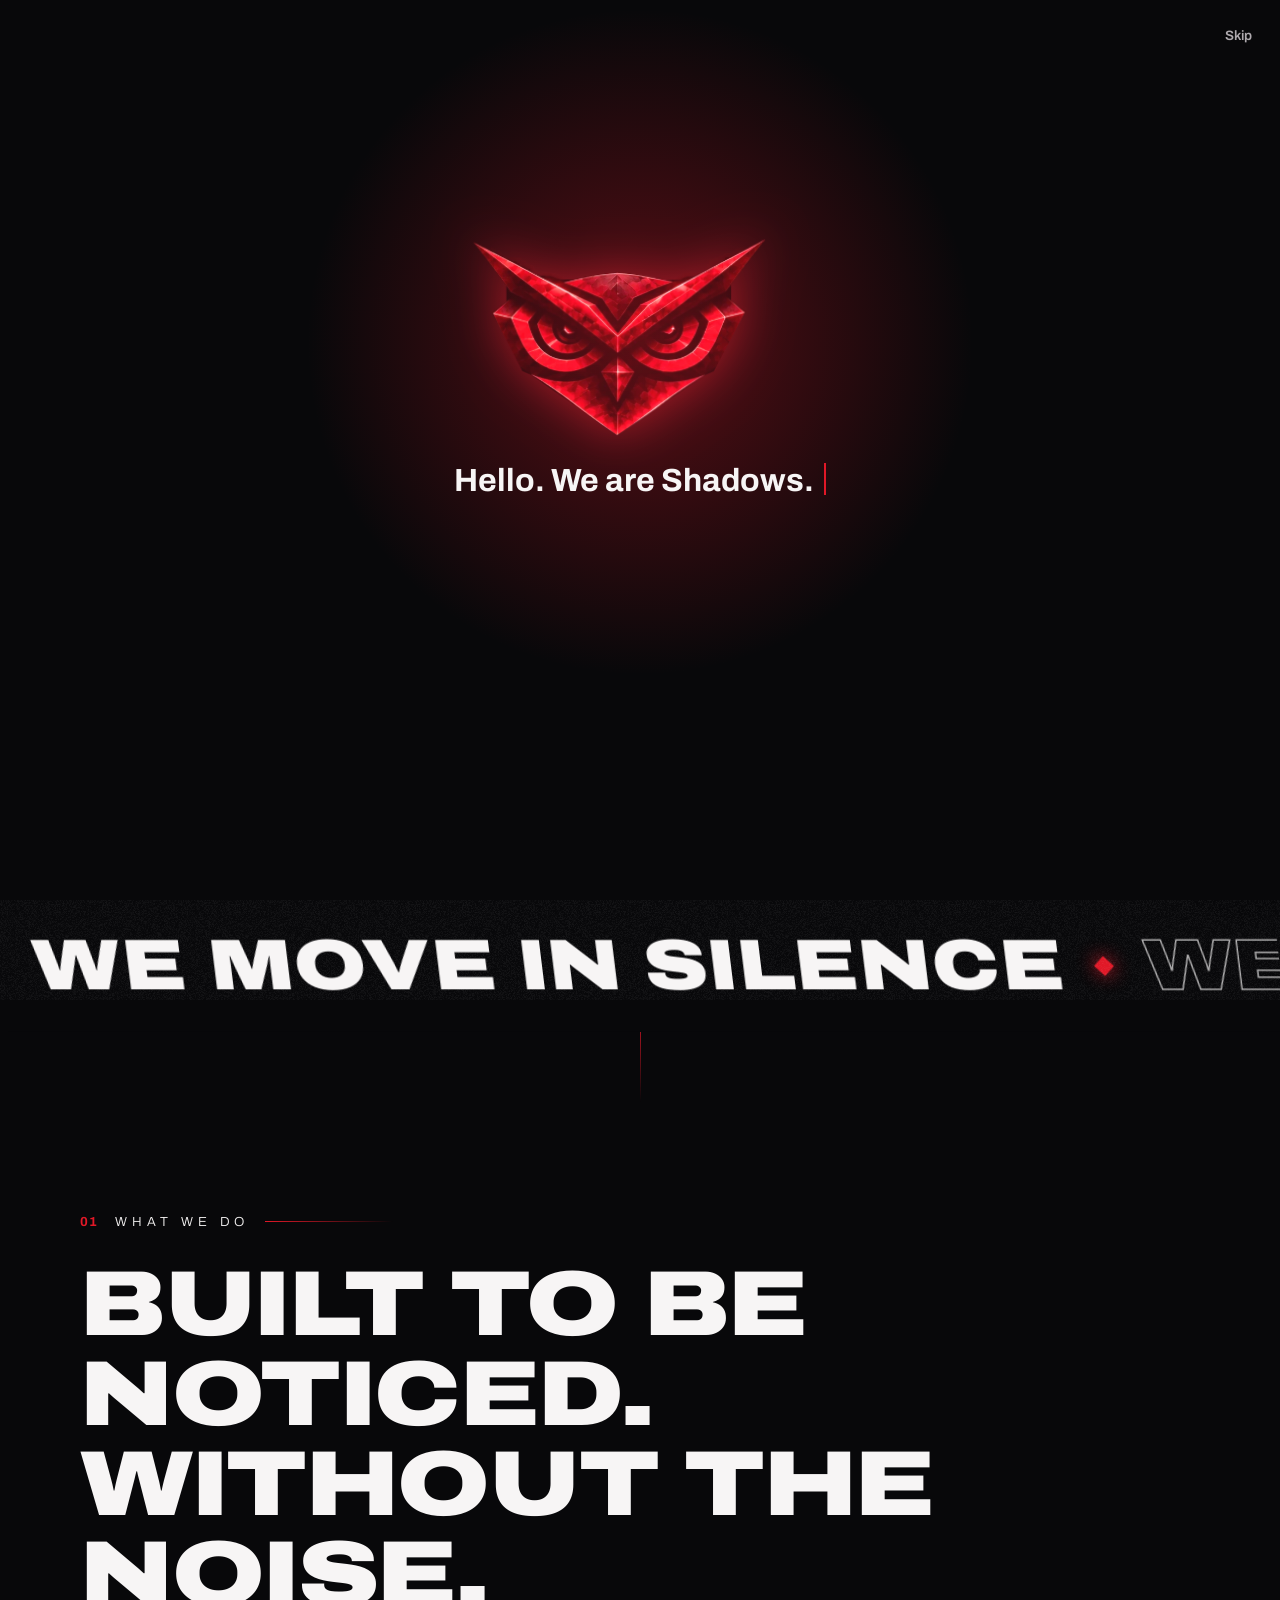
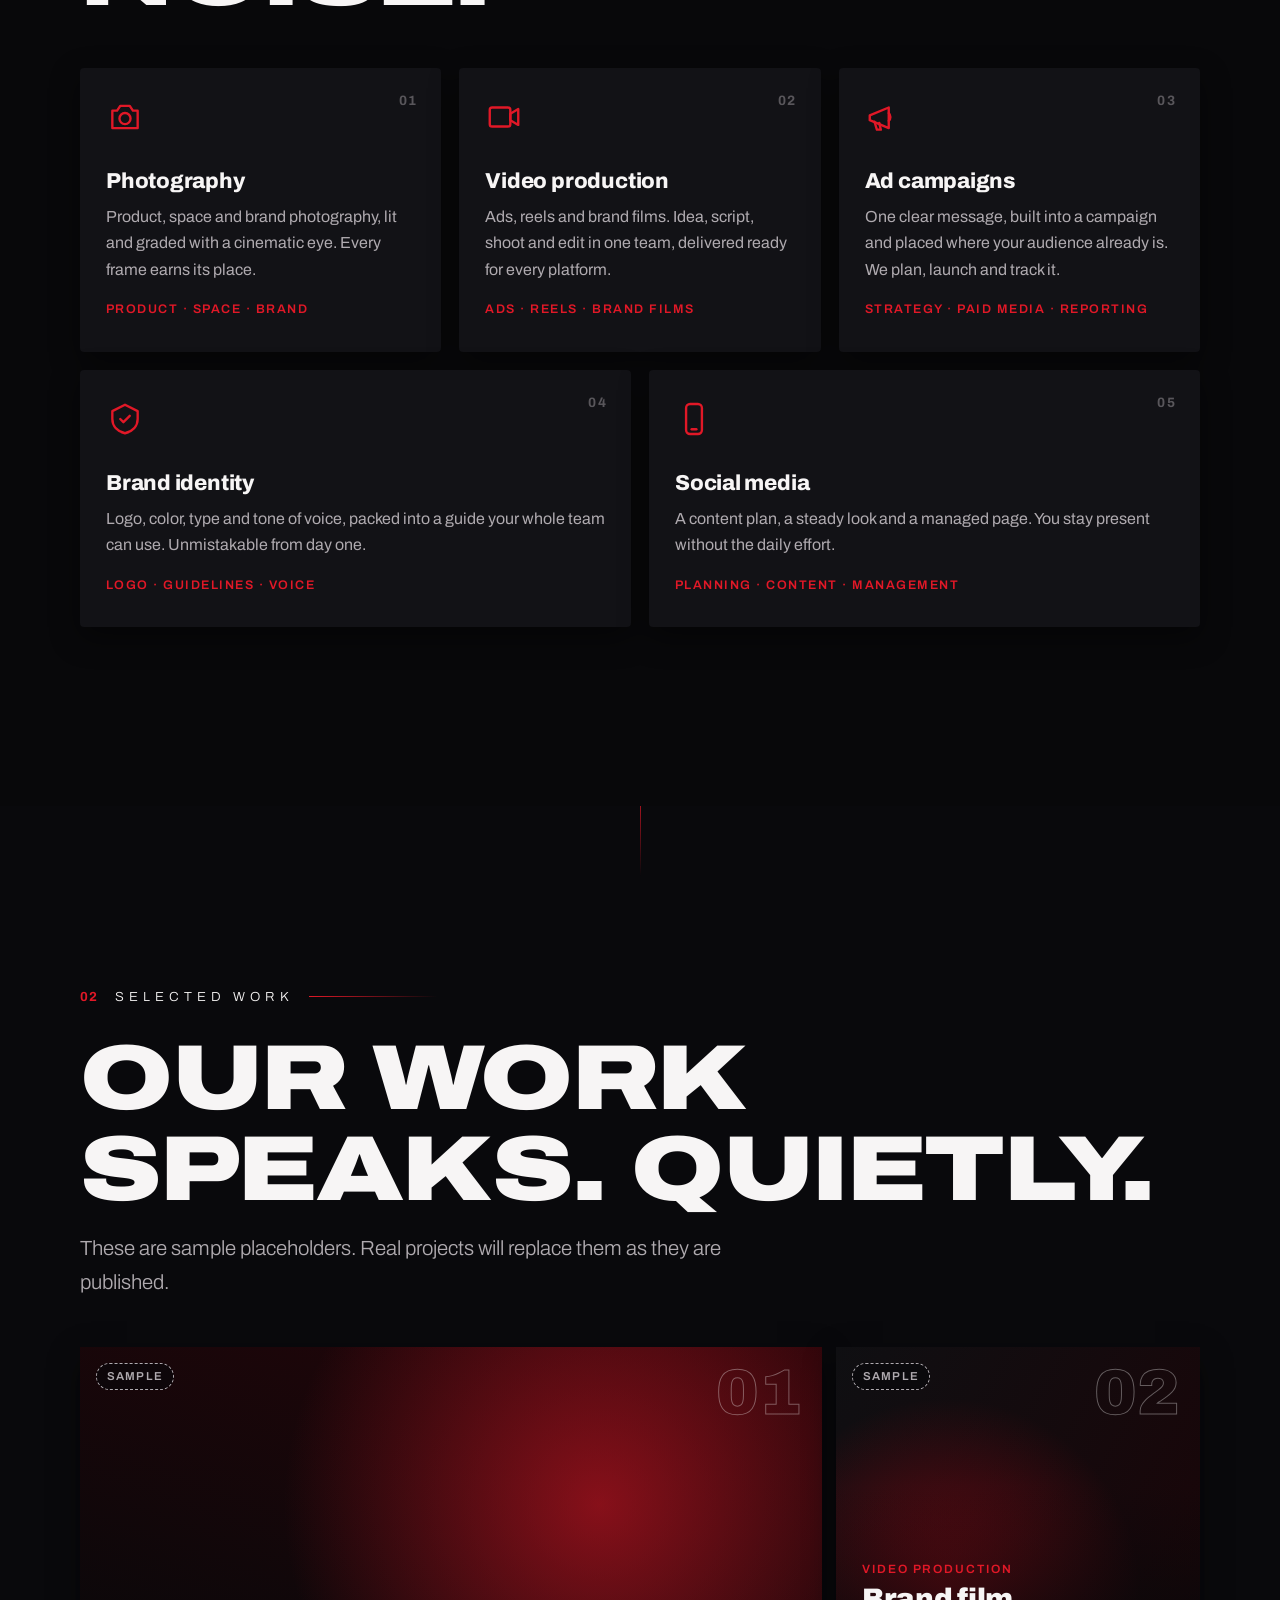
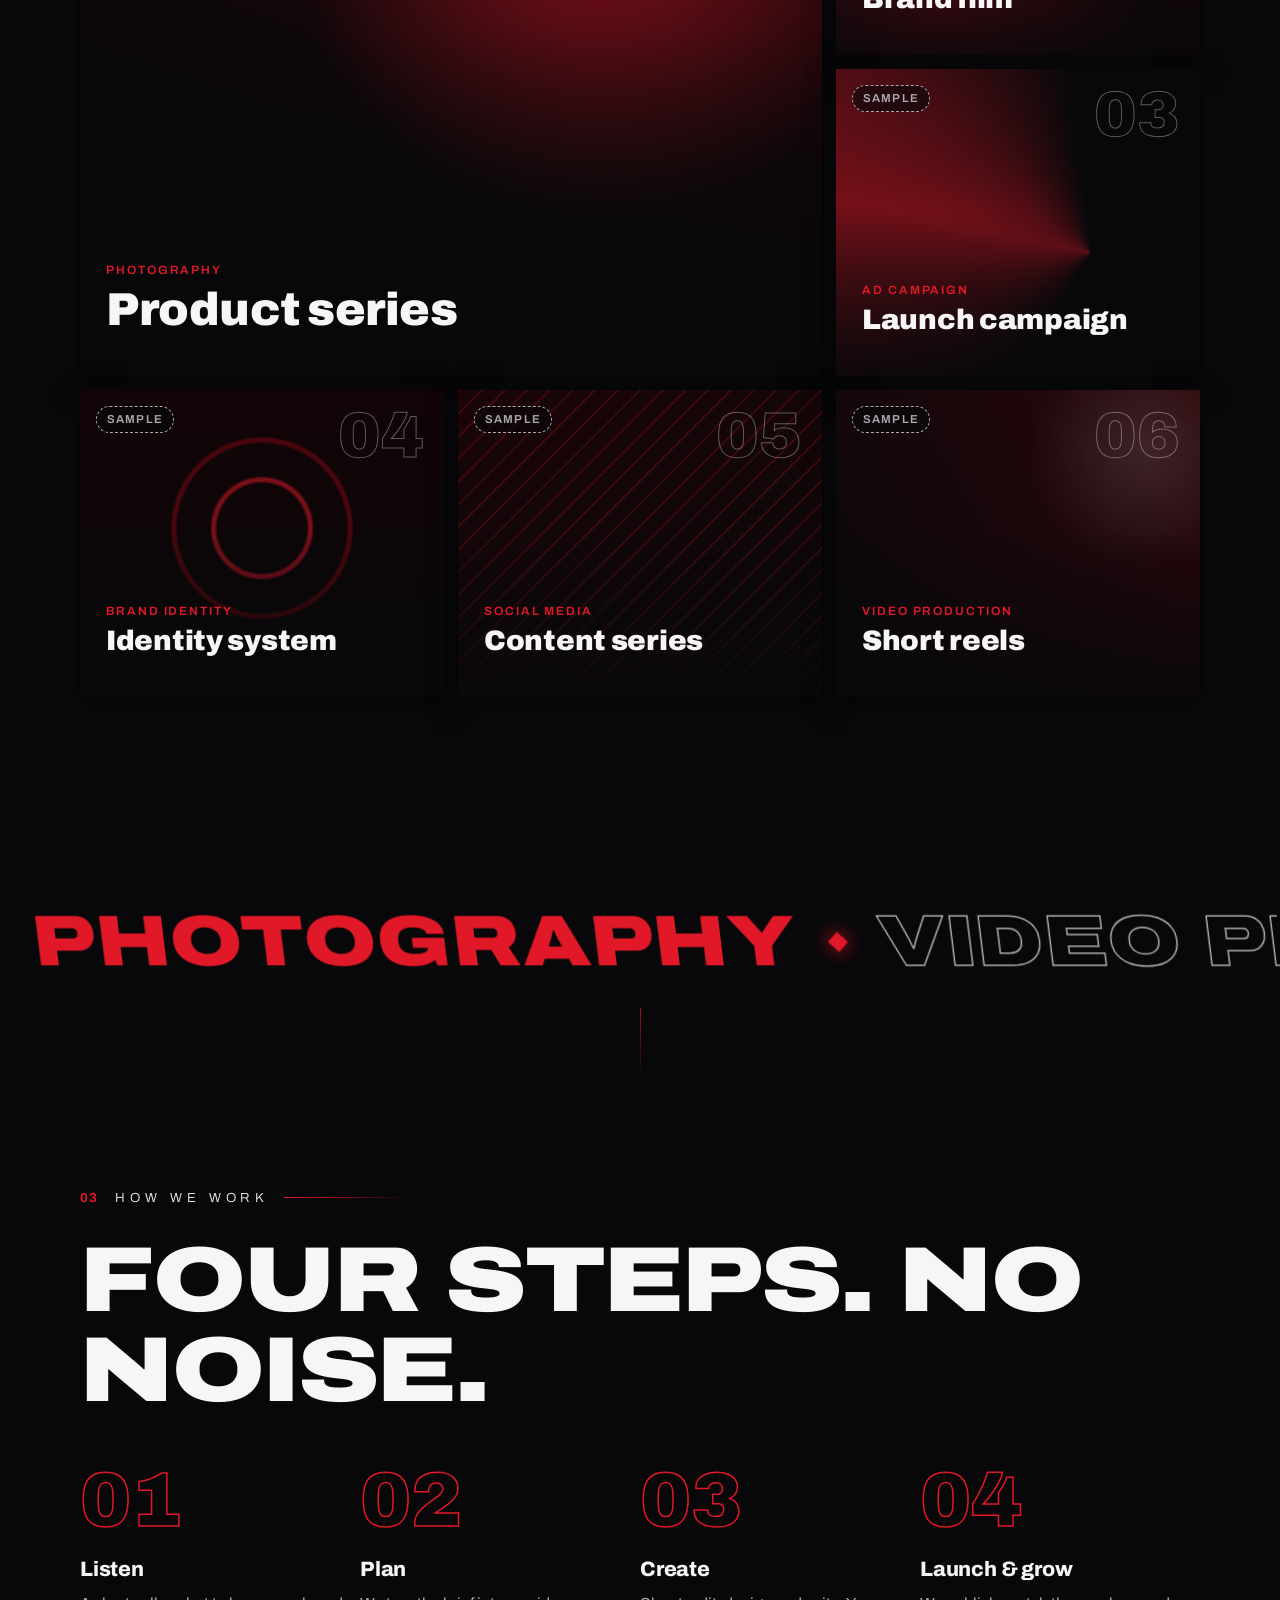
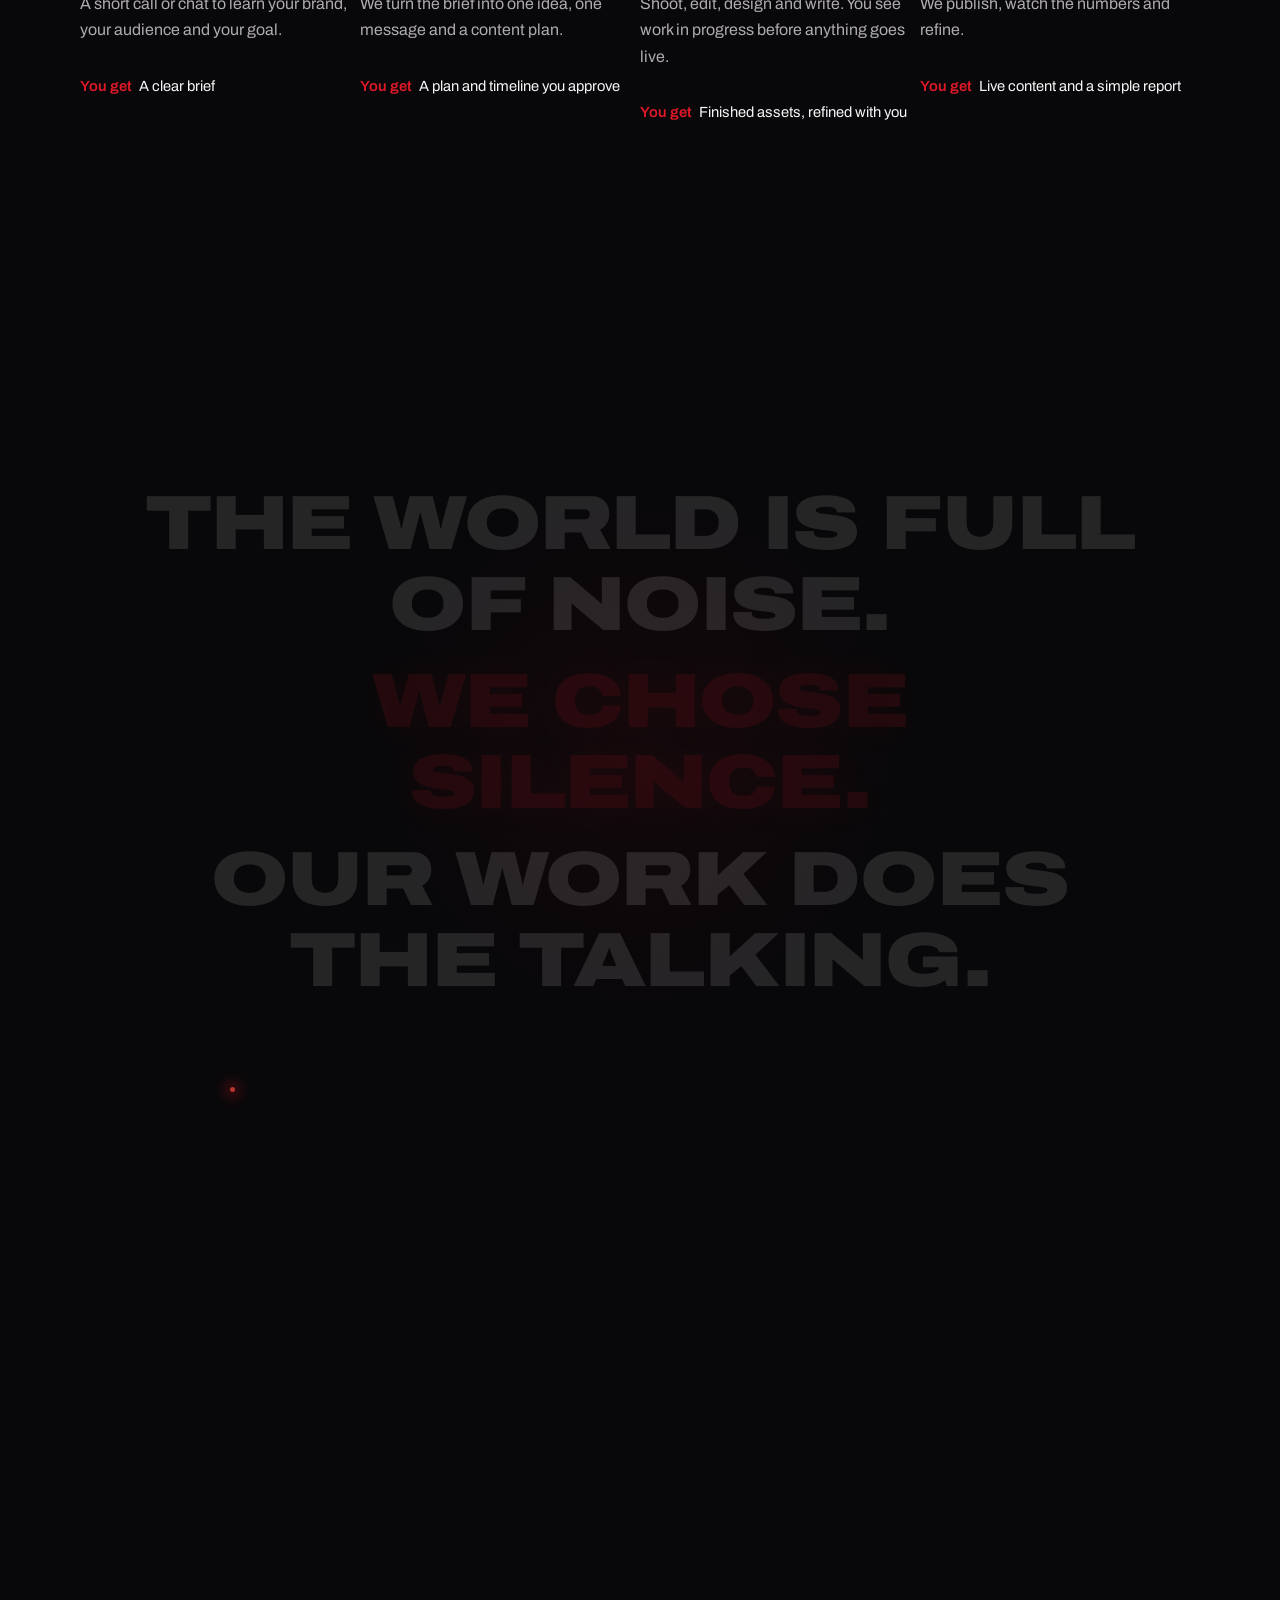
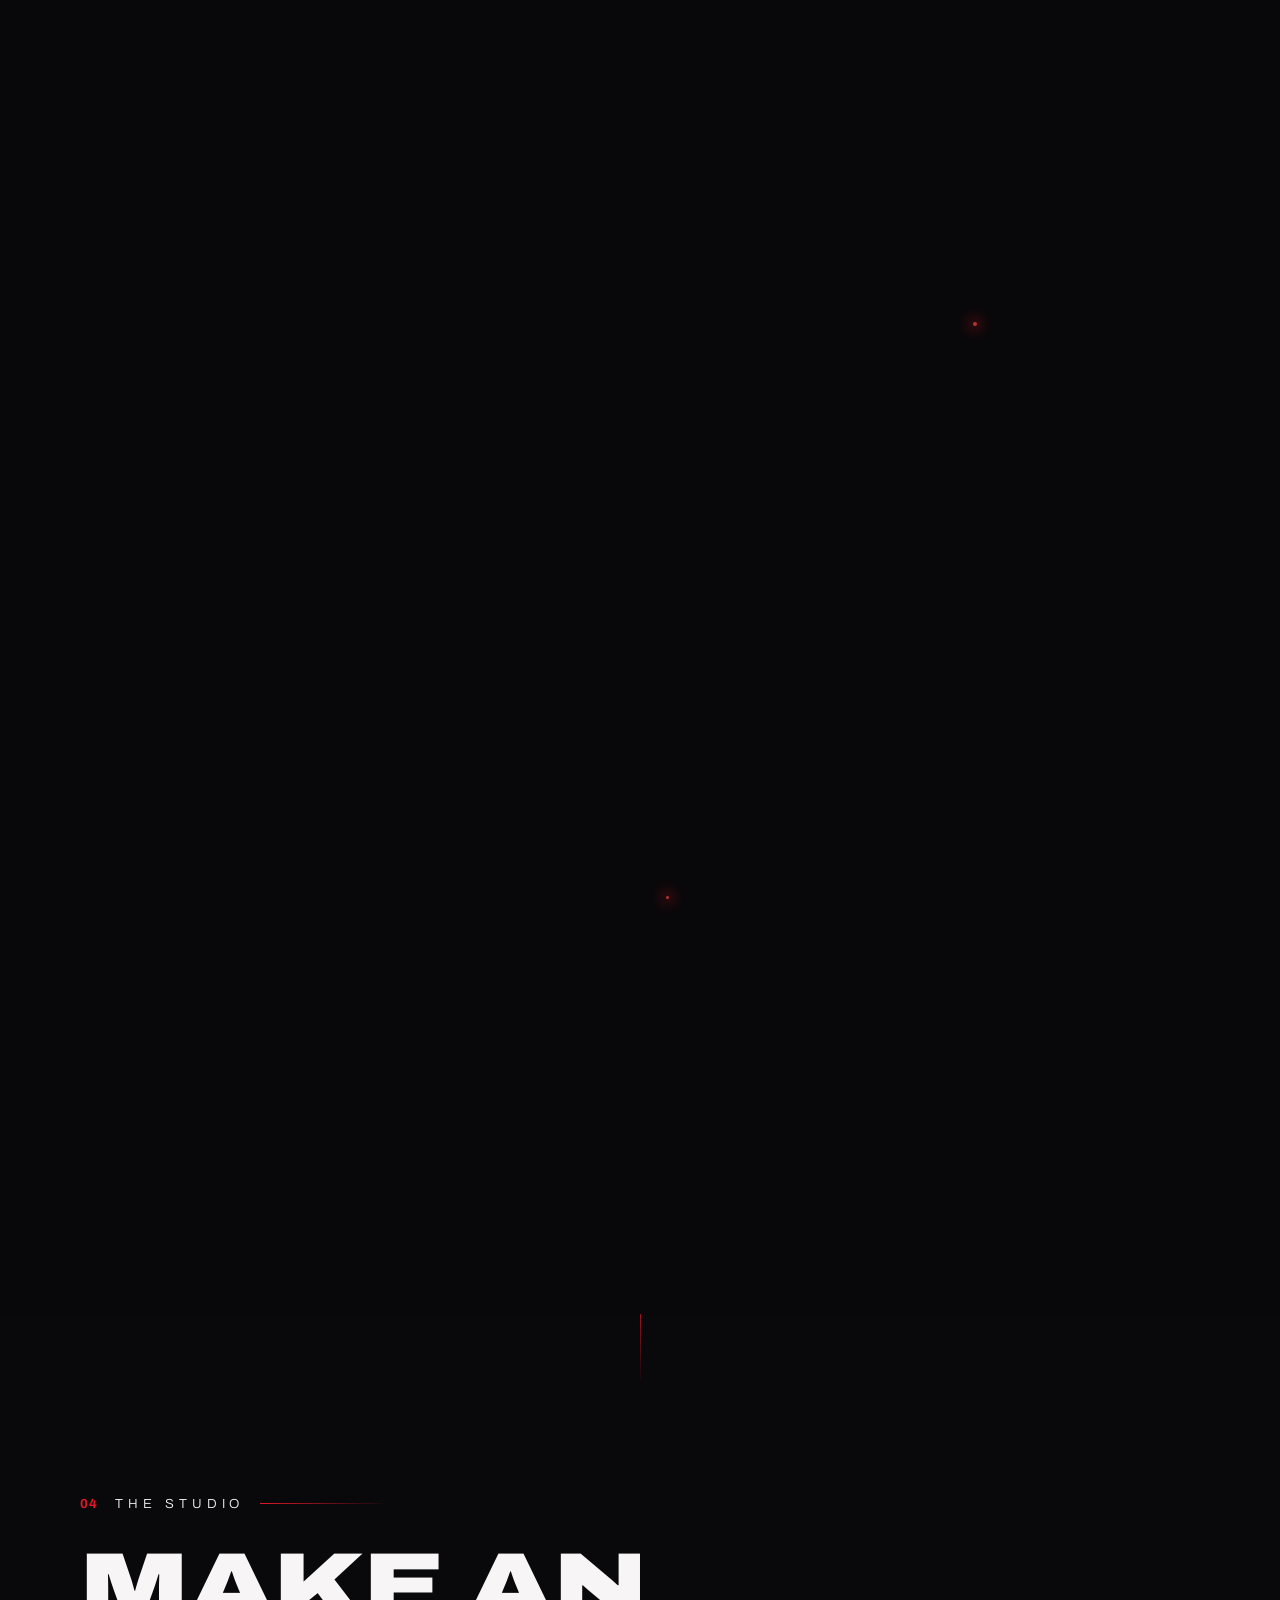
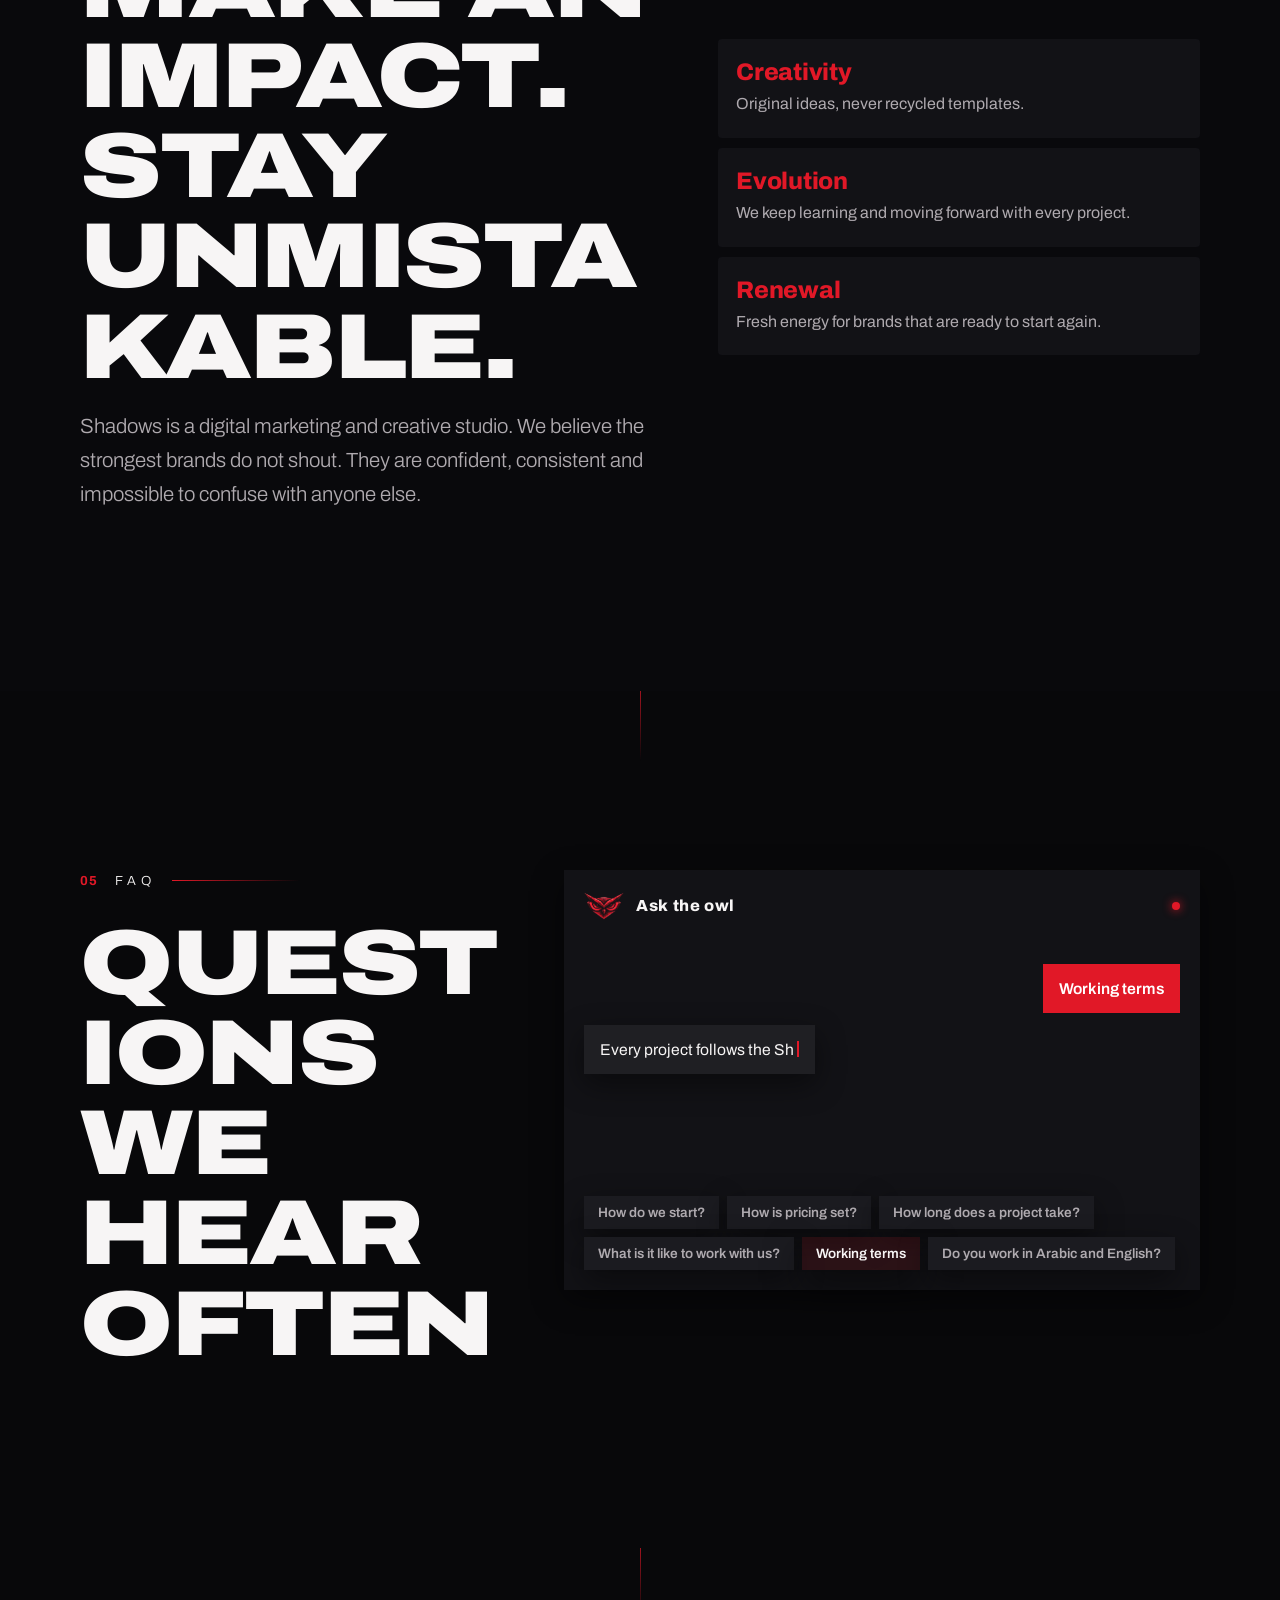
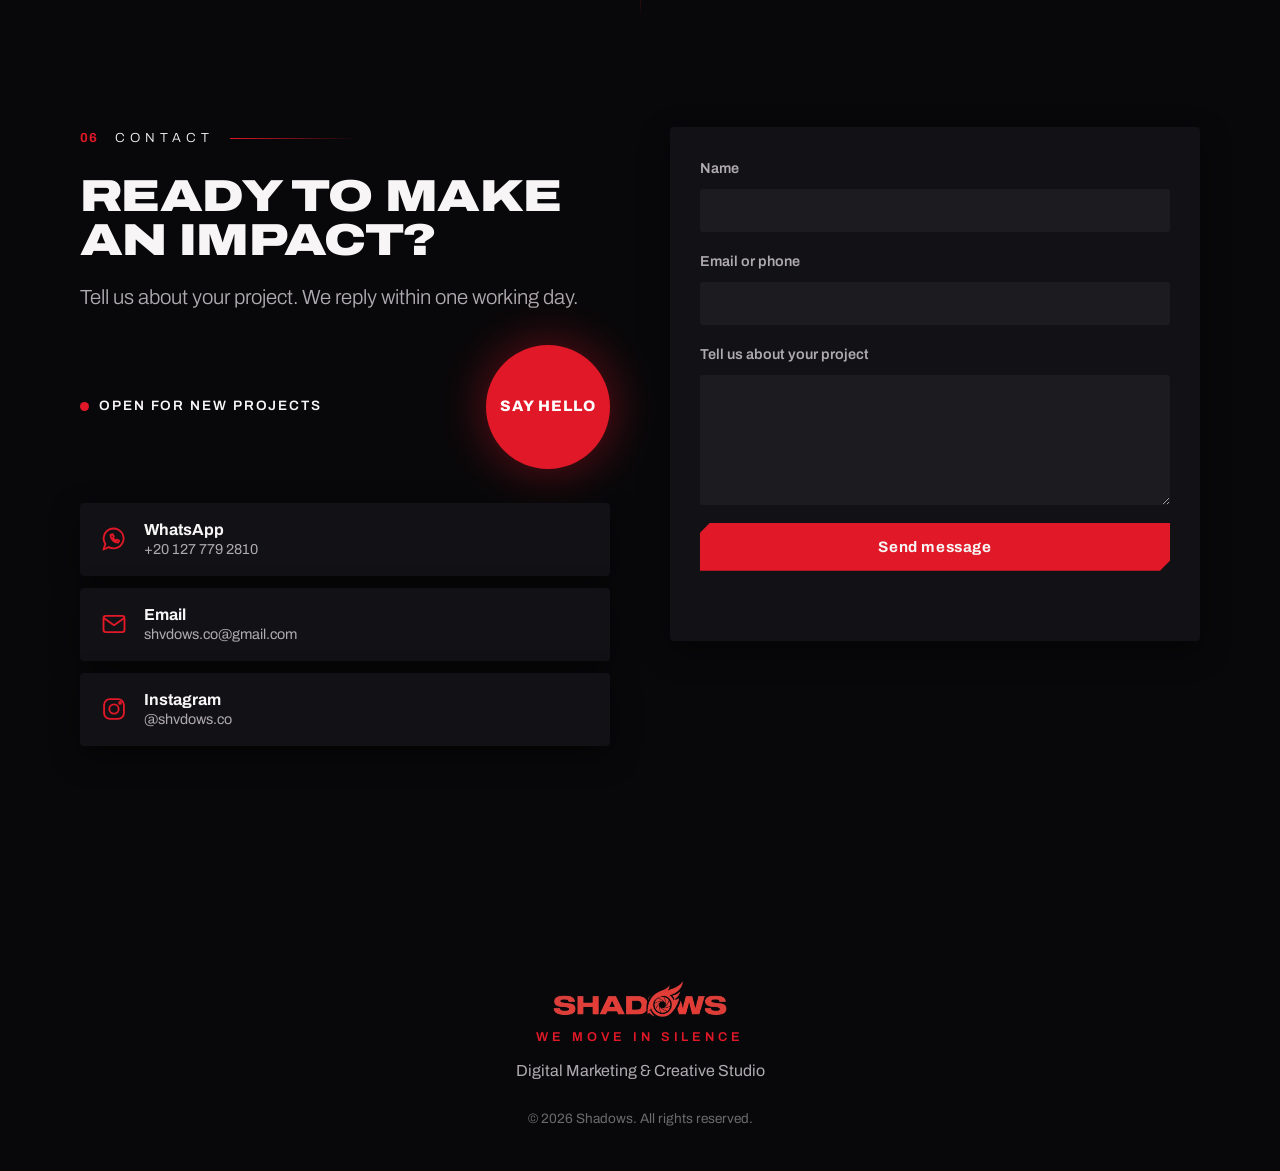
<file: index.html>
<!doctype html>
<html lang="en" dir="ltr">
<head>
<meta charset="utf-8">
<meta name="viewport" content="width=device-width, initial-scale=1, viewport-fit=cover">
<title>Shadows | Digital Marketing &amp; Creative Studio</title>
<meta name="description" content="We Move in Silence. Shadows is a digital marketing and creative studio: photography, video production, ad campaigns, brand identity and social media.">

<!-- ============================================================
     PRE-LAUNCH: this site is hidden from search engines on purpose.
     AT LAUNCH, do all four of these:
       1. Delete the "robots" meta tag just below (or change it to "index, follow").
       2. In robots.txt, remove "Disallow: /" and uncomment the Allow/Sitemap lines.
       3. Replace https://yassin-alrashidi.github.io/shadows-website/ everywhere (canonical, og:url,
          JSON-LD, sitemap.xml, robots.txt) with the real address.
       4. Activate the contact form (see FORM_ENDPOINT in js/main.js).
     ============================================================ -->
<meta name="robots" content="noindex, nofollow">

<!-- Replace with the real address at launch -->
<link rel="canonical" href="https://yassin-alrashidi.github.io/shadows-website/">
<link rel="alternate" hreflang="en" href="https://yassin-alrashidi.github.io/shadows-website/?lang=en">
<link rel="alternate" hreflang="ar" href="https://yassin-alrashidi.github.io/shadows-website/?lang=ar">
<link rel="alternate" hreflang="x-default" href="https://yassin-alrashidi.github.io/shadows-website/">

<meta name="theme-color" content="#08080A">
<meta property="og:type" content="website">
<meta property="og:site_name" content="Shadows">
<meta property="og:title" content="Shadows | Digital Marketing &amp; Creative Studio">
<meta property="og:description" content="We Move in Silence. Photography, video production, ad campaigns, brand identity and social media that make your brand unmistakable.">
<meta property="og:image" content="https://yassin-alrashidi.github.io/shadows-website/assets/og.jpg">
<meta property="og:url" content="https://yassin-alrashidi.github.io/shadows-website/">
<meta property="og:locale" content="en_US">
<meta property="og:locale:alternate" content="ar_EG">
<meta name="twitter:card" content="summary_large_image">
<meta name="twitter:title" content="Shadows | Digital Marketing &amp; Creative Studio">
<meta name="twitter:description" content="We Move in Silence. Make an impact. Stay unmistakable.">
<meta name="twitter:image" content="https://yassin-alrashidi.github.io/shadows-website/assets/og.jpg">

<link rel="icon" type="image/png" href="assets/favicon.png">
<link rel="apple-touch-icon" href="assets/apple-touch-icon.png">

<link rel="preconnect" href="https://fonts.googleapis.com">
<link rel="preconnect" href="https://fonts.gstatic.com" crossorigin>
<link rel="stylesheet" href="https://fonts.googleapis.com/css2?family=Archivo:wdth,wght@100..125,400..800&family=Cairo:wght@300;400;600;700;800;900&display=swap">
<link rel="stylesheet" href="css/style.css?v=6">

<script type="application/ld+json">
{
  "@context": "https://schema.org",
  "@type": "Organization",
  "name": "Shadows",
  "alternateName": "Shadows Digital Marketing & Creative Studio",
  "description": "Digital marketing and creative studio: photography, video production, ad campaigns, brand identity and social media.",
  "slogan": "We Move in Silence",
  "url": "https://yassin-alrashidi.github.io/shadows-website/",
  "logo": "https://yassin-alrashidi.github.io/shadows-website/assets/apple-touch-icon.png",
  "email": "shvdows.co@gmail.com",
  "telephone": "+201277792810",
  "sameAs": ["https://www.instagram.com/shvdows.co/"],
  "contactPoint": [{
    "@type": "ContactPoint",
    "contactType": "customer service",
    "telephone": "+201277792810",
    "email": "shvdows.co@gmail.com",
    "availableLanguage": ["Arabic", "English"]
  }]
}
</script>
<script>document.documentElement.classList.add('js');</script>
</head>
<body>

<a class="skip" href="#main" data-i18n="skip">Skip to content</a>

<!-- ===== Owl intro (first visit only, silent, skippable) ===== -->
<div class="intro" id="intro" role="dialog" aria-label="Welcome" hidden>
  <div class="intro__glow"></div>
  <img class="intro__owl" src="assets/owl-head.webp" alt="" width="550" height="370">
  <p class="intro__line" id="introLine" aria-live="polite"></p>
  <p class="intro__hint" id="introHint" aria-hidden="true"></p>
  <div class="intro__choices" id="introChoices">
    <a class="btn btn--red" href="#work" data-i18n="intro.work">See our work</a>
    <a class="btn" href="#studio" data-i18n="intro.about">Who we are</a>
    <a class="btn" href="#contact" data-i18n="intro.contact">Talk to us</a>
    <a class="btn" href="#top" id="introExplore" data-i18n="intro.explore">Let me explore</a>
  </div>
  <button class="intro__skip" id="introSkip" type="button" data-i18n="intro.skip">Skip</button>
</div>

<header class="nav" id="nav">
  <a class="nav__brand" href="#top" aria-label="Shadows">
    <img src="assets/wordmark.webp" alt="Shadows" width="640" height="132">
  </a>
  <nav class="nav__links" id="navLinks" aria-label="Main">
    <a href="#services" data-i18n="nav.services">Services</a>
    <a href="#work" data-i18n="nav.work">Work</a>
    <a href="#process" data-i18n="nav.process">Process</a>
    <a href="#studio" data-i18n="nav.studio">Studio</a>
    <a href="#faq" data-i18n="nav.faq">FAQ</a>
    <a href="#contact" data-i18n="nav.contact">Contact</a>
  </nav>
  <div class="nav__actions">
    <button class="lang" id="langToggle" type="button" aria-label="Switch language">العربية</button>
    <a class="btn btn--red btn--sm nav__cta" href="#contact" data-i18n="nav.cta">Start a project</a>
    <button class="burger" id="burger" type="button" aria-label="Menu" aria-expanded="false" aria-controls="navLinks"><span></span><span></span></button>
  </div>
</header>

<main id="main">

<!-- ===== Hero ===== -->
<section class="hero" id="top">
  <div class="hero__bg" aria-hidden="true">
    <div class="hero__glow"></div>
    <div class="hero__ghost"></div>
    <canvas id="embers"></canvas>
  </div>
  <div class="hero__inner">
    <div class="hero__owlwrap" id="owlWrap">
      <picture>
        <source media="(max-width: 700px)" srcset="assets/hero-owl-m.webp">
        <img class="hero__owl" id="heroOwl" src="assets/hero-owl.webp" alt="Shadows owl symbol" width="860" height="380" fetchpriority="high">
      </picture>
      <!-- Eye glow: decorative, only animates on desktop with motion allowed -->
      <span class="eye eye--l" aria-hidden="true"></span><span class="eye eye--r" aria-hidden="true"></span>
    </div>
    <p class="eyebrow hero__eb" data-i18n="hero.eyebrow">Digital Marketing &amp; Creative Studio</p>
    <h1 class="hero__title" data-i18n="hero.title">We Move in Silence</h1>
    <p class="hero__sub hero__rise" data-i18n="hero.sub">Photography, video and campaigns that make your brand unmistakable.</p>
    <div class="hero__cta hero__rise">
      <a class="btn btn--red" href="#contact" data-i18n="nav.cta">Start a project</a>
      <a class="btn" href="#work" data-i18n="intro.work">See our work</a>
    </div>
  </div>
  <button class="tour hero__rise" id="tour" type="button" hidden><i aria-hidden="true"></i><span data-i18n="tour.go">Silent tour &middot; 20s</span></button>
  <a class="scrollcue" href="#services" aria-label="Scroll"><span></span></a>
</section>

<div class="marquee marquee--a" aria-hidden="true"><div class="marquee__track"><div class="marquee__set"><span>We Move in Silence</span><i></i><span>We Move in Silence</span><i></i><span>We Move in Silence</span><i></i><span>We Move in Silence</span><i></i></div><div class="marquee__set"><span>We Move in Silence</span><i></i><span>We Move in Silence</span><i></i><span>We Move in Silence</span><i></i><span>We Move in Silence</span><i></i></div></div></div>

<!-- ===== Services ===== -->
<section class="sec" id="services">
  <div class="wrap">
    <p class="eyebrow" data-i18n="services.eyebrow">What we do</p>
    <h2 data-i18n="services.title">Built to be noticed. Without the noise.</h2>
    <div class="grid grid--3">
      <article class="card">
        <span class="card__n">01</span>
        <svg class="card__ic" viewBox="0 0 24 24" aria-hidden="true"><path d="M4 8h3l2-3h6l2 3h3v11H4z"/><circle cx="12" cy="13" r="3.5"/></svg>
        <h3 data-i18n="s1.t">Photography</h3>
        <p data-i18n="s1.d">Product, space and brand photography, lit and graded with a cinematic eye. Every frame earns its place.</p>
        <p class="card__tags" data-i18n="s1.g">Product · Space · Brand</p>
      </article>
      <article class="card">
        <span class="card__n">02</span>
        <svg class="card__ic" viewBox="0 0 24 24" aria-hidden="true"><rect x="3" y="6" width="13" height="12" rx="1.5"/><path d="M16 10l5-3v10l-5-3z"/></svg>
        <h3 data-i18n="s2.t">Video production</h3>
        <p data-i18n="s2.d">Ads, reels and brand films. Idea, script, shoot and edit in one team, delivered ready for every platform.</p>
        <p class="card__tags" data-i18n="s2.g">Ads · Reels · Brand films</p>
      </article>
      <article class="card">
        <span class="card__n">03</span>
        <svg class="card__ic" viewBox="0 0 24 24" aria-hidden="true"><path d="M3 11v3l12 5V6z"/><path d="M15 9.5a3.5 3.5 0 010 5M6 15l1.5 5h2.5l-1-4.3"/></svg>
        <h3 data-i18n="s3.t">Ad campaigns</h3>
        <p data-i18n="s3.d">One clear message, built into a campaign and placed where your audience already is. We plan, launch and track it.</p>
        <p class="card__tags" data-i18n="s3.g">Strategy · Paid media · Reporting</p>
      </article>
      <article class="card">
        <span class="card__n">04</span>
        <svg class="card__ic" viewBox="0 0 24 24" aria-hidden="true"><path d="M12 3l8 4v5c0 4.5-3.2 7.8-8 9-4.8-1.2-8-4.5-8-9V7z"/><path d="M9 12l2 2 4-4"/></svg>
        <h3 data-i18n="s4.t">Brand identity</h3>
        <p data-i18n="s4.d">Logo, color, type and tone of voice, packed into a guide your whole team can use. Unmistakable from day one.</p>
        <p class="card__tags" data-i18n="s4.g">Logo · Guidelines · Voice</p>
      </article>
      <article class="card">
        <span class="card__n">05</span>
        <svg class="card__ic" viewBox="0 0 24 24" aria-hidden="true"><rect x="7" y="2.5" width="10" height="19" rx="2.5"/><path d="M10.5 18.5h3"/></svg>
        <h3 data-i18n="s5.t">Social media</h3>
        <p data-i18n="s5.d">A content plan, a steady look and a managed page. You stay present without the daily effort.</p>
        <p class="card__tags" data-i18n="s5.g">Planning · Content · Management</p>
      </article>
    </div>
  </div>
</section>

<!-- ===== Work ===== -->
<section class="sec sec--alt" id="work">
  <div class="wrap">
    <p class="eyebrow" data-i18n="work.eyebrow">Selected work</p>
    <h2 data-i18n="work.title">Our work speaks. Quietly.</h2>
    <p class="lead" data-i18n="work.note">These are sample placeholders. Real projects will replace them as they are published.</p>
    <!-- To add a real project: copy one <article class="tile"> below, replace the
         .tile__art background with <img src="assets/work/your-image.webp" alt="...">,
         edit the texts, and delete the "sample" badge. -->
    <div class="grid grid--work">
      <article class="tile tile--a"><div class="tile__art"></div><span class="tile__no" aria-hidden="true">01</span><span class="badge" data-i18n="work.sample">Sample</span><div class="tile__cap"><span data-i18n="w1.c">Photography</span><h3 data-i18n="w1.t">Product series</h3></div></article>
      <article class="tile tile--b"><div class="tile__art"></div><span class="tile__no" aria-hidden="true">02</span><span class="badge" data-i18n="work.sample">Sample</span><div class="tile__cap"><span data-i18n="w2.c">Video production</span><h3 data-i18n="w2.t">Brand film</h3></div></article>
      <article class="tile tile--c"><div class="tile__art"></div><span class="tile__no" aria-hidden="true">03</span><span class="badge" data-i18n="work.sample">Sample</span><div class="tile__cap"><span data-i18n="w3.c">Ad campaign</span><h3 data-i18n="w3.t">Launch campaign</h3></div></article>
      <article class="tile tile--d"><div class="tile__art"></div><span class="tile__no" aria-hidden="true">04</span><span class="badge" data-i18n="work.sample">Sample</span><div class="tile__cap"><span data-i18n="w4.c">Brand identity</span><h3 data-i18n="w4.t">Identity system</h3></div></article>
      <article class="tile tile--e"><div class="tile__art"></div><span class="tile__no" aria-hidden="true">05</span><span class="badge" data-i18n="work.sample">Sample</span><div class="tile__cap"><span data-i18n="w5.c">Social media</span><h3 data-i18n="w5.t">Content series</h3></div></article>
      <article class="tile tile--f"><div class="tile__art"></div><span class="tile__no" aria-hidden="true">06</span><span class="badge" data-i18n="work.sample">Sample</span><div class="tile__cap"><span data-i18n="w6.c">Video production</span><h3 data-i18n="w6.t">Short reels</h3></div></article>
    </div>
  </div>
</section>

<div class="marquee marquee--b" aria-hidden="true"><div class="marquee__track"><div class="marquee__set"><span data-i18n="s1.t">Photography</span><i></i><span data-i18n="s2.t">Video production</span><i></i><span data-i18n="s3.t">Ad campaigns</span><i></i><span data-i18n="s4.t">Brand identity</span><i></i><span data-i18n="s5.t">Social media</span><i></i></div><div class="marquee__set"><span data-i18n="s1.t">Photography</span><i></i><span data-i18n="s2.t">Video production</span><i></i><span data-i18n="s3.t">Ad campaigns</span><i></i><span data-i18n="s4.t">Brand identity</span><i></i><span data-i18n="s5.t">Social media</span><i></i></div></div></div>

<!-- ===== Process ===== -->
<section class="sec" id="process">
  <div class="wrap">
    <p class="eyebrow" data-i18n="process.eyebrow">How we work</p>
    <h2 data-i18n="process.title">Four steps. No noise.</h2>
    <ol class="steps">
      <li><span class="steps__n">01</span><h3 data-i18n="p1.t">Listen</h3><p data-i18n="p1.d">A short call or chat to learn your brand, your audience and your goal.</p><p class="steps__get"><b data-i18n="process.get">You get</b> <span data-i18n="p1.g">A clear brief</span></p></li>
      <li><span class="steps__n">02</span><h3 data-i18n="p2.t">Plan</h3><p data-i18n="p2.d">We turn the brief into one idea, one message and a content plan.</p><p class="steps__get"><b data-i18n="process.get">You get</b> <span data-i18n="p2.g">A plan and timeline you approve</span></p></li>
      <li><span class="steps__n">03</span><h3 data-i18n="p3.t">Create</h3><p data-i18n="p3.d">Shoot, edit, design and write. You see work in progress before anything goes live.</p><p class="steps__get"><b data-i18n="process.get">You get</b> <span data-i18n="p3.g">Finished assets, refined with you</span></p></li>
      <li><span class="steps__n">04</span><h3 data-i18n="p4.t">Launch &amp; grow</h3><p data-i18n="p4.d">We publish, watch the numbers and refine.</p><p class="steps__get"><b data-i18n="process.get">You get</b> <span data-i18n="p4.g">Live content and a simple report</span></p></li>
    </ol>
  </div>
</section>

<!-- ===== Manifesto (pause moment) ===== -->
<section class="manifesto" id="manifesto" aria-label="Manifesto">
  <span class="mf-ember mf-ember--1" aria-hidden="true"></span><span class="mf-ember mf-ember--2" aria-hidden="true"></span><span class="mf-ember mf-ember--3" aria-hidden="true"></span>
  <div class="wrap mf-pin">
    <p class="mf-line" data-i18n="mf.1">The world is full of noise.</p>
    <p class="mf-line mf-line--red" data-i18n="mf.2">We chose silence.</p>
    <p class="mf-line" data-i18n="mf.3">Our work does the talking.</p>
    <p class="mf-sign">Shadows. We Move in Silence.</p>
  </div>
</section>

<!-- ===== Studio ===== -->
<section class="sec sec--alt studio" id="studio">
  <div class="wrap studio__grid">
    <div>
      <p class="eyebrow" data-i18n="studio.eyebrow">The studio</p>
      <h2 data-i18n="studio.title">Make an impact. Stay unmistakable.</h2>
      <p class="lead" data-i18n="studio.p">Shadows is a digital marketing and creative studio. We believe the strongest brands do not shout. They are confident, consistent and impossible to confuse with anyone else.</p>
    </div>
    <ul class="values">
      <li><h3 data-i18n="v1.t">Creativity</h3><p data-i18n="v1.d">Original ideas, never recycled templates.</p></li>
      <li><h3 data-i18n="v2.t">Evolution</h3><p data-i18n="v2.d">We keep learning and moving forward with every project.</p></li>
      <li><h3 data-i18n="v3.t">Renewal</h3><p data-i18n="v3.d">Fresh energy for brands that are ready to start again.</p></li>
    </ul>
  </div>
</section>

<!-- ===== FAQ ===== -->
<section class="sec" id="faq">
  <div class="wrap faq">
    <div>
      <p class="eyebrow" data-i18n="faq.eyebrow">FAQ</p>
      <h2 data-i18n="faq.title">Questions we hear often</h2>
    </div>
    <div class="faq__list">
      <details class="faq__i"><summary data-i18n="q1.q">How do we start?</summary><p data-i18n="q1.a">Message us on WhatsApp, by email or with the form below, with a few lines about your project. We reply within one working day and set up a short brief.</p></details>
      <details class="faq__i"><summary data-i18n="q2.q">How is pricing set?</summary><p data-i18n="q2.a">Pricing depends on the scope: what you need, how much and how often. After the brief we send a clear quote before any work begins.</p></details>
      <details class="faq__i"><summary data-i18n="q3.q">How long does a project take?</summary><p data-i18n="q3.a">It depends on the scope. A set of photos or a short video is quicker than a full brand identity or a monthly content plan. We agree the timeline with you before we start.</p></details>
      <details class="faq__i"><summary data-i18n="q4.q">What is it like to work with us?</summary><p data-i18n="q4.a">You get one point of contact and a clear plan. We share work in progress before anything goes live, take your notes and adjust. After launch we review the results and plan the next step.</p></details>
      <details class="faq__i"><summary data-i18n="q6.q">Working terms</summary><p data-i18n="q6.a">Every project follows the Shadows principles: no music in our content, and no women who do not wear the hijab on screen. We build creative alternatives that keep the quality and the marketing impact high. Scope, price and timeline are agreed with you before we start.</p></details>
      <details class="faq__i"><summary data-i18n="q5.q">Do you work in Arabic and English?</summary><p data-i18n="q5.a">Yes. We create and manage content in both languages.</p></details>
      </div>
  </div>
</section>

<!-- ===== Contact ===== -->
<section class="sec" id="contact">
  <div class="wrap contact">
    <div>
      <p class="eyebrow" data-i18n="contact.eyebrow">Contact</p>
      <h2 data-i18n="contact.title">Ready to make an impact?</h2>
      <p class="lead" data-i18n="contact.p">Tell us about your project. We reply within one working day.</p>
      <div class="contact__row">
        <span class="avail"><i aria-hidden="true"></i><span data-i18n="avail">Open for new projects</span></span>
        <a class="disc" href="https://wa.me/201277792810" target="_blank" rel="noopener"><span data-i18n="disc">Say hello</span></a>
      </div>
      <ul class="channels">
        <li><a class="channel" href="https://wa.me/201277792810" target="_blank" rel="noopener"><svg viewBox="0 0 24 24" aria-hidden="true"><path d="M3 21l1.6-4.8A8.5 8.5 0 1111.5 20a8.4 8.4 0 01-4-1z"/><path d="M9 8.5c0 3.5 3 6.5 6.5 6.5l1-1.5-2-1-1 .8c-1-.4-2-1.4-2.4-2.4l.8-1-1-2z"/></svg><span><b>WhatsApp</b><small dir="ltr">+20 127 779 2810</small></span></a></li>
        <li><a class="channel" href="mailto:shvdows.co@gmail.com"><svg viewBox="0 0 24 24" aria-hidden="true"><rect x="3" y="5" width="18" height="14" rx="2"/><path d="M3.5 7l8.5 6 8.5-6"/></svg><span><b data-i18n="contact.email">Email</b><small dir="ltr">shvdows.co@gmail.com</small></span></a></li>
        <li><a class="channel" href="https://www.instagram.com/shvdows.co/" target="_blank" rel="noopener"><svg viewBox="0 0 24 24" aria-hidden="true"><rect x="3.5" y="3.5" width="17" height="17" rx="5"/><circle cx="12" cy="12" r="4"/><circle cx="17.2" cy="6.8" r=".8"/></svg><span><b>Instagram</b><small dir="ltr">@shvdows.co</small></span></a></li>
      </ul>
    </div>
    <!-- The form posts to FORM_ENDPOINT (js/main.js). It does nothing until activated. -->
    <form class="form" id="form" novalidate>
      <label><span data-i18n="f.name">Name</span><input name="name" autocomplete="name" required></label>
      <label><span data-i18n="f.contact">Email or phone</span><input name="contact" autocomplete="email" required></label>
      <label><span data-i18n="f.msg">Tell us about your project</span><textarea name="message" rows="5" required></textarea></label>
      <input type="text" name="botcheck" tabindex="-1" autocomplete="off" class="hp" aria-hidden="true">
      <button class="btn btn--red" type="submit" id="send" data-i18n="f.send">Send message</button>
      <p class="form__status" id="formStatus" role="status" aria-live="polite"></p>
    </form>
  </div>
</section>
</main>

<footer class="foot">
  <div class="wrap foot__in">
    <img src="assets/wordmark.webp" alt="Shadows" width="640" height="132" class="foot__logo">
    <p class="foot__tag">We Move in Silence</p>
    <p class="foot__desc" data-i18n="foot.desc">Digital Marketing &amp; Creative Studio</p>
    <p class="foot__copy">&copy; <span id="year">2026</span> Shadows. <span data-i18n="foot.rights">All rights reserved.</span></p>
  </div>
</footer>

<!-- Floating WhatsApp button -->
<div class="grain" aria-hidden="true"></div>
<a class="wa" href="https://wa.me/201277792810" target="_blank" rel="noopener" aria-label="WhatsApp">
  <svg viewBox="0 0 24 24" aria-hidden="true"><path d="M3 21l1.6-4.8A8.5 8.5 0 1111.5 20a8.4 8.4 0 01-4-1z"/><path d="M9 8.5c0 3.5 3 6.5 6.5 6.5l1-1.5-2-1-1 .8c-1-.4-2-1.4-2.4-2.4l.8-1-1-2z"/></svg>
</a>

<script src="js/i18n.js?v=6"></script>
<script src="js/main.js?v=6"></script>
<script src="js/fx.js?v=6"></script>
<script src="js/fx2.js?v=6"></script>
<script src="js/stage.js?v=6"></script>
<script src="js/lenis.min.js?v=6"></script>
<script src="js/power.js?v=6"></script>
<script src="js/fluid.js?v=6"></script>
</body>
</html>
</file>
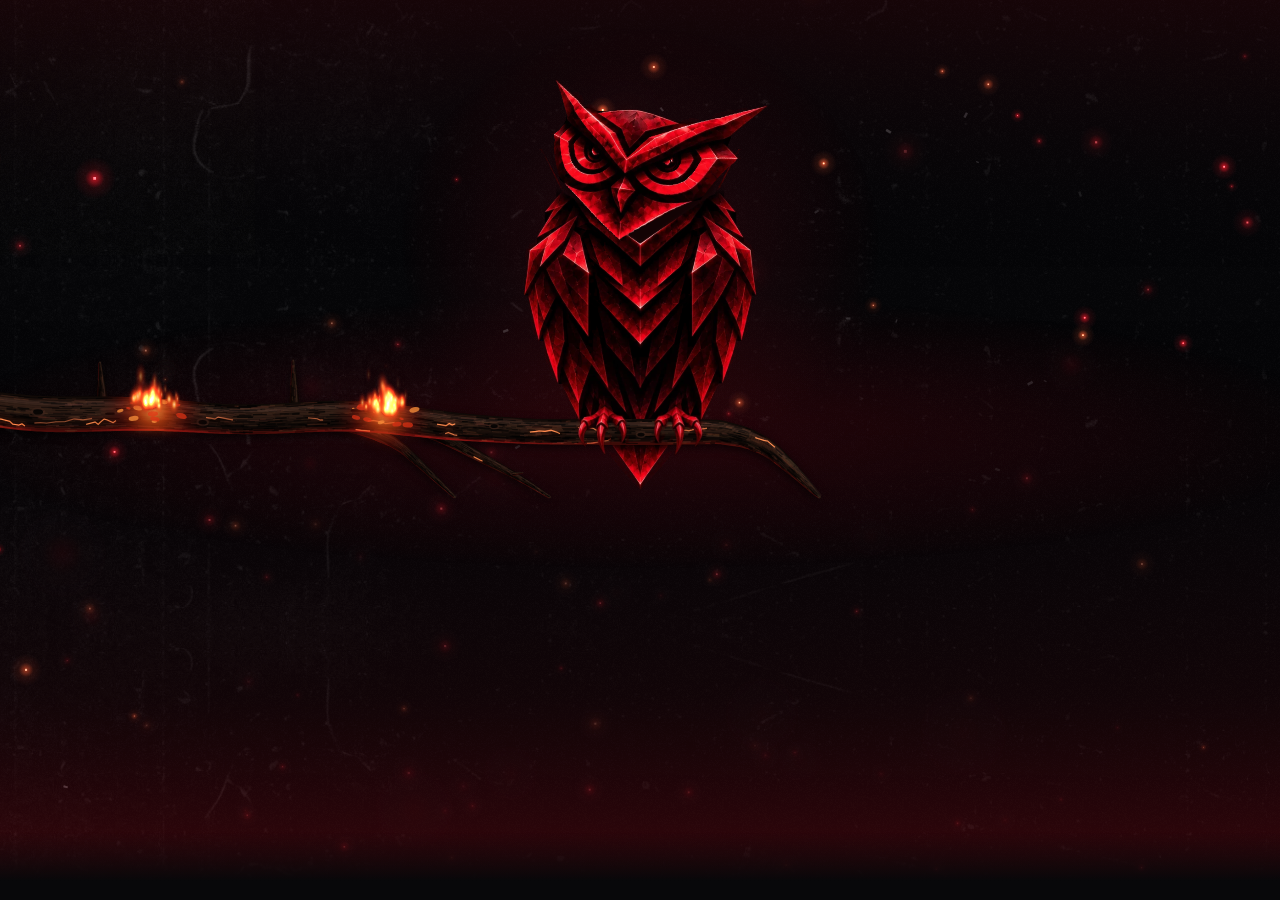
<file: stage/stage.html>
<!doctype html>
<html lang="en" class="intro">
<head>
<meta charset="utf-8">
<meta name="viewport" content="width=device-width, initial-scale=1, viewport-fit=cover">
<title>Shadows — Media &amp; Advertising</title>
<meta name="description" content="Shadows is a media and advertising agency: photography, video production and ad campaigns that make your brand unmistakable.">
<meta name="theme-color" content="#08080A">
<meta name="color-scheme" content="dark">
<!-- the client preview on GitHub Pages: kept out of search engines until launch -->
<meta name="robots" content="noindex">
<!-- how a shared link looks (WhatsApp, Facebook, X, LinkedIn). These point at the preview on GitHub
     Pages; at launch, point them at the site's domain and add a canonical link. -->
<meta property="og:type" content="website">
<meta property="og:site_name" content="Shadows">
<meta property="og:title" content="Shadows — Media &amp; Advertising">
<meta property="og:description" content="We move in silence. Photography, video production and ad campaigns that make your brand unmistakable.">
<meta property="og:url" content="https://bob-the-builderr.github.io/shadows-website/">
<meta property="og:image" content="https://bob-the-builderr.github.io/shadows-website/assets/og.jpg">
<meta property="og:image:width" content="1200">
<meta property="og:image:height" content="630">
<meta property="og:image:alt" content="The Shadows owl, wings spread, above the Shadows Media &amp; Advertising wordmark">
<meta name="twitter:card" content="summary_large_image">
<!-- for search engines: who this is (only what is true today; add url, logo, contact and sameAs
     links to the social accounts once they are known) -->
<script type="application/ld+json">
{"@context": "https://schema.org", "@type": "Organization", "name": "Shadows Media & Advertising", "alternateName": "Shadows",
 "slogan": "We move in silence.",
 "description": "A media and advertising agency: photography, video production, ad campaigns and brand identity.",
 "knowsAbout": ["Photography", "Video production", "Advertising campaigns", "Brand identity"]}
</script>
<link rel="icon" type="image/png" href="assets/favicon.png">
<link rel="apple-touch-icon" href="assets/apple-touch-icon.png">
<link rel="preconnect" href="https://fonts.googleapis.com">
<link rel="preconnect" href="https://fonts.gstatic.com" crossorigin>
<!-- only the widths (100–125%) and weights (400–800) the page uses: a smaller font file -->
<link href="https://fonts.googleapis.com/css2?family=Archivo:wdth,wght@100..125,400..800&display=swap" rel="stylesheet">
<style>
/* SHADOWS visual identity: colours and type follow the brand deck
   (70% Shadow Black, 20% Signature Red, 10% Soft White / Ash Grey; one bold sans family) */
:root{
  --void:#08080A;      /* Shadow Black — backgrounds */
  --ruby:#E11827;      /* Signature Red — headlines and accents */
  --garnet:#910814;    /* Deep Crimson — shadows and dramatic gradients */
  --bone:#F7F5F5;      /* Soft White — main text */
  --ash:#AFAAAF;       /* Ash Grey — secondary text */
  --rule:rgba(247,245,245,.12);   /* dividers: quiet, so red is left for what asks to be clicked */
  --line:rgba(247,245,245,.34);   /* outlines (the secondary button) */
  /* spacing: heading to its paragraph, and to whatever follows (buttons, lists) */
  --gap-s:18px;
  --gap-l:32px;
  --perch:50vh;
  --header:64px;
  --display:"Archivo",system-ui,sans-serif;   /* set wide and heavy for headlines */
  --text:"Archivo",system-ui,sans-serif;
}
*{box-sizing:border-box;margin:0;padding:0}
html,body{height:100%;background:var(--void);color:var(--bone);overflow:hidden;overscroll-behavior:none}
body{font-family:var(--text);font-size:16px;line-height:1.5;-webkit-font-smoothing:antialiased;touch-action:none}

/* atmosphere, all of it behind the owl and the content (the deck: effects never cover the logo
   or the content): the deck's own film-dust texture, a light grain, and a measured red glow */
/* every full-screen layer is its own composited layer, painted once: nothing that moves ever makes
   the browser repaint them (that alone took the page from 5 to 60 frames a second on integrated graphics) */
.texture{position:fixed;inset:0;z-index:0;pointer-events:none;background:url(assets/texture.webp) center/cover no-repeat;opacity:.3;will-change:transform}
.glow{position:fixed;inset:0;z-index:0;pointer-events:none;transform-origin:50% calc(var(--perch) * .56);will-change:transform,opacity;
  background:
    radial-gradient(38vmin 34vmin at 50% calc(var(--perch) * .56), rgba(225,24,39,.18), transparent 72%),
    radial-gradient(80vw 22vh at 50% var(--perch), rgba(145,8,20,.3), transparent 70%);}
.grain{position:fixed;inset:0;z-index:0;pointer-events:none;opacity:.035;background:url(assets/grain.png);will-change:transform}

#owl{position:fixed;inset:0;width:100%;height:100%;z-index:3;pointer-events:none;display:block}

header{position:fixed;top:0;left:0;right:0;height:var(--header);z-index:6;display:flex;align-items:center;justify-content:space-between;padding:0 clamp(16px,3vw,32px)}
/* the primary wordmark, taken from the identity deck (lens O, MEDIA & ADVERTISING) */
.wordmark{display:block;line-height:0}
.wordmark img{display:block;height:clamp(36px,2.2vw,44px);width:auto}
.wordmark:focus-visible{outline:1px solid var(--bone);outline-offset:6px}
.head-cta{font:600 clamp(14px,.45vw + 8px,16px)/1 var(--text);color:var(--bone);text-decoration:none;padding:9px 0;border-bottom:2px solid var(--ruby)}
.head-cta:hover{border-color:var(--bone)}
.head-cta:focus-visible{outline:1px solid var(--bone);outline-offset:4px}

/* the end of the world, behind everything: embers rising through a red haze, ash coming down */
#embers{position:fixed;inset:0;width:100%;height:100%;z-index:0;pointer-events:none;display:block}

/* the branch the owl perches on: a charred limb with embers glowing in its cracks, in front of the
   owl's body and tail; the owl's toes and talons are a layer in front of it, gripping it. Its
   offshoots grow down to the tabs, each ending in an ember that lights up for the open tab. */
.limb,.twigs,.fire{position:fixed;inset:0;width:100%;height:100%;z-index:4;pointer-events:none;display:block;will-change:transform}
/* the offshoots fork from the limb's end under the owl: they pass behind it (its tail hides where they part) */
.twigs{z-index:2}
.fire{inset:auto 0 auto 0}
.talons{position:fixed;left:0;top:0;z-index:5;pointer-events:none;transform-origin:0 0;will-change:transform}
.buds{position:fixed;inset:0;z-index:5;pointer-events:none}
.buds i{position:absolute;width:9px;height:9px;margin:-4.5px 0 0 -4.5px;border-radius:50%;
  background:radial-gradient(circle,#7a2a18 0 30%,#2a0705 70%);box-shadow:0 0 4px rgba(225,24,39,.35);transition:background .4s,box-shadow .4s,transform .4s}
.buds i.peek{background:radial-gradient(circle,#ffc79a 0 22%,#c8401c 60%,#4a0b06 80%);box-shadow:0 0 7px 2px rgba(255,80,40,.45)}
.buds i.on{background:radial-gradient(circle,#fff1dc 0 18%,#ff9a5a 36%,#e11827 70%);box-shadow:0 0 10px 3px rgba(255,80,40,.75),0 0 24px 6px rgba(225,24,39,.35);transform:scale(1.25)}
/* the light that runs to a tab: over the limb and the offshoots in front; behind the owl where they pass behind it */
.tree-fx{position:fixed;inset:0;width:100%;height:100%;z-index:5;pointer-events:none;overflow:visible}
.tree-fx.back{z-index:2}
.tree-fx polyline{fill:none;stroke:#ffb08a;stroke-width:2.4;stroke-linecap:round;stroke-linejoin:round;opacity:0}
.tree-fx .halo{stroke:#ff5a2e;stroke-width:10;stroke-opacity:.14}
.tree-fx .halo2{stroke:#ff8a5a;stroke-width:5.5;stroke-opacity:.32}

.tabs{position:fixed;left:0;right:0;top:calc(var(--perch) + var(--tail, 14px));z-index:2;display:flex;justify-content:center;gap:clamp(16px,3.4vw,40px);padding:0 12px;transition:opacity .6s}
/* the tabs: the open one bright and a little heavier, the others quieter until the pointer is on them */
.tabs button{all:unset;cursor:pointer;position:relative;padding:12px 4px 10px;font:500 clamp(14px,.5vw + 7px,16px)/1 var(--text);letter-spacing:.01em;color:#8d888e;transition:color .3s}
.tabs button:hover{color:var(--bone)}
.tabs button[aria-selected="true"]{color:var(--bone);font-weight:600}
.tabs button:focus-visible{outline:1px solid var(--bone);outline-offset:4px}
/* opening: the limb grows in from the left; the offshoots, their embers and the tabs follow */
.limb{transition:clip-path 1.1s cubic-bezier(.2,.7,.2,1)}
.twigs,.buds,.tabs,.fire{transition:opacity .7s}
.intro .limb{clip-path:inset(0 100% 0 0)}
.intro.grown .limb{clip-path:inset(0 0 0 0)}
.intro .tabs,.intro .twigs,.intro .buds,.intro .hint,.intro .talons,.intro .fire{opacity:0}
.talons{transition:opacity .9s .3s}

/* content */
.stage{position:fixed;left:0;right:0;top:calc(var(--perch) + var(--tail, 14px) + var(--stage-gap, 56px));bottom:0;z-index:1}
.panel{position:absolute;inset:0;overflow-y:auto;scrollbar-width:none;padding:6px 20px 92px;visibility:hidden;touch-action:pan-y}
.panel::-webkit-scrollbar{display:none}
.panel.is-active,.panel.is-entering{visibility:visible}
.inner{max-width:max(900px,52vw);margin:0 auto;display:flex;flex-direction:column;align-items:center;text-align:center}
/* headlines: bold, short, high impact */
h1,h2{font-family:var(--display);font-weight:800;font-stretch:125%;font-size:clamp(24px,min(3.3vw,5.4vh),56px);line-height:1.08;letter-spacing:-.015em;color:var(--bone);max-width:20ch;text-wrap:balance}
/* a headline's words, each in its own mask (a little room under it for descenders) */
h1 .w,h2 .w{display:inline-block;overflow:hidden;vertical-align:top;padding-bottom:.1em;margin-bottom:-.1em}
h1 .w>span,h2 .w>span{display:inline-block}
.lede{margin-top:var(--gap-s);font-size:clamp(15px,min(1.3vw,2.1vh),19px);line-height:1.6;color:var(--ash);max-width:50ch;text-wrap:pretty}
.actions{margin-top:var(--gap-l);display:flex;flex-wrap:wrap;justify-content:center;gap:12px}
.actions .btn{min-width:clamp(212px,13vw,250px)}                 /* side by side, the two buttons are the same width */
.btn{--cut:10px;position:relative;isolation:isolate;display:inline-flex;align-items:center;justify-content:center;min-height:clamp(46px,2.5vw + 12px,54px);padding:0 clamp(24px,1.6vw,30px);font:700 clamp(15px,.4vw + 9.5px,17px)/1 var(--text);letter-spacing:.01em;color:var(--bone);text-decoration:none;background:var(--ruby);
  clip-path:polygon(var(--cut) 0,100% 0,100% calc(100% - var(--cut)),calc(100% - var(--cut)) 100%,0 100%,0 var(--cut));transition:background .2s}
.btn:hover{background:var(--garnet)}
/* the secondary button: a quiet white outline, so the red one is the only call to action */
.btn.ghost{background:var(--line)}
.btn.ghost::before{content:"";position:absolute;inset:1px;z-index:-1;background:var(--void);
  clip-path:polygon(9px 0,100% 0,100% calc(100% - 9px),calc(100% - 9px) 100%,0 100%,0 9px)}
.btn.ghost:hover{background:var(--bone)}
.btn:focus-visible{outline:none;box-shadow:inset 0 0 0 2px var(--bone)}
.btn.ghost:focus-visible::before{inset:3px}

.services{list-style:none;margin-top:var(--gap-l);display:grid;grid-template-columns:repeat(4,1fr);width:min(100%,max(920px,52vw));text-align:left}
.services li{padding:2px 20px 2px 18px;border-left:1px solid var(--rule)}
.services h3{font:700 clamp(16px,.4vw + 10.5px,18px)/1.3 var(--text);color:var(--bone)}
.services p{margin-top:8px;font-size:clamp(14px,.3vw + 10px,16px);line-height:1.55;color:var(--ash)}

.work{list-style:none;margin-top:var(--gap-l);width:min(100%,760px)}
.work li{display:grid;grid-template-columns:1.1fr 1.3fr auto;align-items:baseline;gap:16px;padding:15px 4px;border-top:1px solid var(--rule);text-align:left}
.work li:last-child{border-bottom:1px solid var(--rule)}
.w-name{font:800 15px/1.3 var(--display);font-stretch:115%;color:var(--bone)}
.w-what{font-size:15px;color:var(--ash)}
.w-result{font-size:15px;font-weight:700;color:var(--ruby);text-align:right;white-space:nowrap}

.fine{margin-top:var(--gap-l);font-size:13px;color:#837e84}   /* 5:1 on Shadow Black: readable small print */
/* the way on, at the end of a tab that has no buttons of its own */
.next{margin-top:var(--gap-l);display:inline-flex;align-items:center;gap:10px;padding:10px 2px;font:600 15px/1 var(--text);color:var(--bone);text-decoration:none;border-bottom:1px solid var(--rule);transition:border-color .25s}
.next span{color:var(--ruby);transition:transform .25s}
.next:hover{border-color:var(--bone)}
.next:hover span{transform:translateX(4px)}
.next:focus-visible{outline:1px solid var(--bone);outline-offset:4px}

/* glowing edge of the reveal as the wings sweep down */
/* the reveal's edge glows by two faint, wide strokes under it, not a drop-shadow filter (redrawn every
   frame of the reveal, it cost the tab change many frames) */
.edge{position:absolute;inset:0;width:100%;height:100%;pointer-events:none;overflow:visible}
.edge polyline,.edge line{fill:none;stroke:var(--ruby);stroke-width:1.5;stroke-linejoin:round;stroke-linecap:round}
.edge .halo{stroke-width:12;stroke-opacity:.16}
.edge .halo2{stroke-width:5;stroke-opacity:.42}

body::after{content:"";position:fixed;left:0;right:0;bottom:0;height:68px;z-index:2;pointer-events:none;background:linear-gradient(rgba(8,8,10,0),var(--void) 72%);will-change:transform}
.hint{position:fixed;left:50%;bottom:max(16px,env(safe-area-inset-bottom));transform:translateX(-50%);z-index:4;display:flex;flex-direction:column;align-items:center;gap:8px;font-size:13px;color:var(--ash);pointer-events:none;white-space:nowrap;transition:opacity .4s;will-change:opacity}
/* the hint shows only once the tab above it has been read to its end: it never covers what is left to read */
.hint.away{opacity:0}
.chev{width:9px;height:9px;border-left:1.5px solid var(--ash);border-top:1.5px solid var(--ash);transform:rotate(45deg);will-change:transform}
.hint.back .chev{transform:rotate(225deg)}
.hint.fresh .chev{animation:nudge 1.8s ease-in-out infinite}
@keyframes nudge{50%{transform:translateY(-5px) rotate(45deg)}}

@media (max-width:760px){
  .services{grid-template-columns:1fr 1fr;row-gap:20px}
  .services li{padding-right:10px}
}
@media (max-width:560px){
  .tabs{gap:8px}
  .tabs button{font-size:13px;padding:16px 4px 15px}          /* a finger-sized target: 44px tall */
  .wordmark img{height:28px}
  :root{--gap-l:26px}
  /* stacked, the buttons are one column of equal width */
  .actions{flex-direction:column;align-items:stretch;width:min(100%,300px)}
  .actions .btn{min-width:0}
  .work li{grid-template-columns:1fr auto;gap:4px 12px}
  .w-what{grid-column:1/-1;grid-row:2;font-size:14px}
}
@media (prefers-reduced-motion:reduce){
  .hint.fresh .chev{animation:none}
}
</style>
<!-- with JavaScript off, every section is shown, one under the other, under the header -->
<noscript><style>
html,body{height:auto;overflow:auto}
body{touch-action:auto}
header{position:absolute}
.tabs,.hint,.buds,.talons,canvas,svg{display:none}
.stage{position:static;padding-top:calc(var(--header) + 48px)}
.panel{position:static;visibility:visible;overflow:visible;padding-bottom:96px}
</style></noscript>
<style>
/* STAGE MODE: only the owl, branch, fire and embers show; the old site's own tabs/content stay hidden */
.stage,.tabs,header,.hint,.buds,.tree-fx,.twigs,#edgeLine,.edge{opacity:0!important;pointer-events:none!important}
html,body{background:#08080A}
</style>
</head>
<body>
<div class="texture" aria-hidden="true"></div>
<div class="grain" aria-hidden="true"></div>
<div class="glow" aria-hidden="true"></div>
<canvas id="embers" aria-hidden="true"></canvas>
<canvas id="owl" aria-hidden="true"></canvas>

<header>
  <a class="wordmark" href="./" data-go="0"><img src="assets/wordmark.webp" width="640" height="173" alt="Shadows Media &amp; Advertising"></a>
  <a class="head-cta" href="#contact" data-go="4">Start a project</a>
</header>

<canvas class="twigs" id="twigs" aria-hidden="true"></canvas>
<svg class="tree-fx back" id="treeFxBack" aria-hidden="true"></svg>
<canvas class="limb" id="limb" aria-hidden="true"></canvas>
<canvas class="fire" id="fire" aria-hidden="true"></canvas>
<img class="talons" id="talons" src="assets/owl-talons.webp" alt="" aria-hidden="true">
<div class="buds" id="buds" aria-hidden="true"></div>
<svg class="tree-fx" id="treeFx" aria-hidden="true"></svg>

<nav class="tabs" role="tablist" aria-label="Sections">
  <button type="button" role="tab" id="t0" aria-controls="p0" aria-selected="true">Home</button>
  <button type="button" role="tab" id="t1" aria-controls="p1" aria-selected="false">Services</button>
  <button type="button" role="tab" id="t2" aria-controls="p2" aria-selected="false">Work</button>
  <button type="button" role="tab" id="t3" aria-controls="p3" aria-selected="false">Studio</button>
  <button type="button" role="tab" id="t4" aria-controls="p4" aria-selected="false">Contact</button>
</nav>

<main class="stage" id="stage">
  <section class="panel" id="p0" role="tabpanel" aria-labelledby="t0">
    <div class="inner">
      <h1>We move in silence.</h1>
      <p class="lede">Shadows is a media and advertising agency. We shoot, produce and run the campaigns that make your brand unmistakable.</p>
      <div class="actions">
        <a class="btn" href="#contact" data-go="4">Start a project</a>
        <a class="btn ghost" href="#work" data-go="2">See our work</a>
      </div>
    </div>
  </section>

  <section class="panel" id="p1" role="tabpanel" aria-labelledby="t1">
    <div class="inner">
      <h2>What we make</h2>
      <ul class="services">
        <li><h3>Photography</h3><p>Product, fashion and campaign shoots in dramatic, controlled light.</p></li>
        <li><h3>Video production</h3><p>Ads, reels and brand films, from script to final cut.</p></li>
        <li><h3>Ad campaigns</h3><p>Paid social and digital ads planned around one clear goal.</p></li>
        <li><h3>Brand identity</h3><p>Logos and visual systems built to stay unmistakable.</p></li>
      </ul>
      <a class="next" href="#work" data-go="2">See our work <span aria-hidden="true">→</span></a>
    </div>
  </section>

  <section class="panel" id="p2" role="tabpanel" aria-labelledby="t2">
    <div class="inner">
      <h2>Selected work</h2>
      <p class="lede">We share our portfolio directly. Tell us your industry and we'll send you the projects closest to your brand.</p>
      <div class="actions">
        <a class="btn" href="#contact" data-go="4">Request our portfolio</a>
      </div>
    </div>
  </section>

  <section class="panel" id="p3" role="tabpanel" aria-labelledby="t3">
    <div class="inner">
      <h2>Make an impact. Stay unmistakable.</h2>
      <p class="lede">Bold, cinematic and confident work from one crew of directors, photographers, designers and media buyers. You work with the people behind the camera, not a chain of account managers.</p>
      <a class="next" href="#contact" data-go="4">Start a project <span aria-hidden="true">→</span></a>
    </div>
  </section>

  <section class="panel" id="p4" role="tabpanel" aria-labelledby="t4">
    <div class="inner">
      <h2>Ready to make an impact?</h2>
      <p class="lede">Tell us about your brand and your goal. We reply within one working day.</p>
      <div class="actions">
        <a class="btn" href="#">Email us</a>
        <a class="btn ghost" href="#">Message on WhatsApp</a>
      </div>
      <p class="fine">© 2026 Shadows Media &amp; Advertising</p>
    </div>
  </section>

  <svg class="edge" id="edge" aria-hidden="true"><g id="edgeLine" opacity="0"><polyline class="halo" points=""/><polyline class="halo2" points=""/><polyline points=""/></g></svg>
</main>

<div class="hint fresh" id="hint" aria-hidden="true"><span class="chev"></span><span id="hintText"></span></div>

<script>
/* a safety net: should the page's script fail before it has opened the page, the content is shown
   anyway, plainly (no transitions), and the tabs and links still switch between the sections */
(function () {
  var html = document.documentElement;
  function rescue() {
    if (html.hasAttribute('data-ready') || html.hasAttribute('data-rescued')) return;
    html.setAttribute('data-rescued', '');
    html.classList.remove('intro', 'grown');
    var tabs = [].slice.call(document.querySelectorAll('.tabs button')), panels = [].slice.call(document.querySelectorAll('.panel'));
    var slugs = tabs.map(function (b) { return b.textContent.trim().toLowerCase(); });
    function show(i) {
      if (!(i >= 0)) i = 0;
      panels.forEach(function (p, k) { p.removeAttribute('style'); p.classList.remove('is-entering'); p.classList.toggle('is-active', k === i); });
      tabs.forEach(function (b, k) { b.setAttribute('aria-selected', String(k === i)); });
    }
    show(slugs.indexOf(location.hash.slice(1).toLowerCase()));
    document.addEventListener('click', function (e) {
      var t = e.target.closest && e.target.closest('[data-go], .tabs button');
      if (!t) return;
      e.preventDefault(); e.stopImmediatePropagation();
      var i = t.hasAttribute('data-go') ? +t.getAttribute('data-go') : tabs.indexOf(t);
      show(i); history.replaceState(null, '', i ? '#' + slugs[i] : location.pathname + location.search);
    }, true);
    var hint = document.getElementById('hint'); if (hint) hint.style.display = 'none';
  }
  // an error is judged once the page's own script has run (it runs before DOMContentLoaded): if that
  // script got all the way through its setup, the page is fine and the net stays out of the way
  addEventListener('error', function () {
    if (document.readyState === 'loading') document.addEventListener('DOMContentLoaded', rescue);
    else setTimeout(rescue, 0);
  });
})();
</script>
<!-- integrity: the browser runs this file only if it is byte for byte the published r128 -->
<script src="three.min.js"></script>
<script>
(() => {
'use strict';
const $ = s => document.querySelector(s);
const PANELS = [...document.querySelectorAll('.panel')];
const TABS = [...document.querySelectorAll('.tabs button')];
const NAMES = TABS.map(b => b.textContent.trim());
// every headline as words, each in a mask it rises into when its tab is laid out (read whole by screen readers)
for (const h of document.querySelectorAll('.panel h1, .panel h2')) {
  const text = h.textContent.trim();
  h.setAttribute('aria-label', text);
  h.innerHTML = text.split(/\s+/).map(w => `<span class="w" aria-hidden="true"><span>${w}</span></span>`).join(' ');
  h._words = [...h.querySelectorAll('.w > span')];
}
const docEl = document.documentElement;
const reduce = matchMedia('(prefers-reduced-motion: reduce)').matches;
const DEBUG = /[?&]debug(&|$)/.test(location.search);    // ?debug: the testing hooks below (__t, __slow, __shadows)
const coarse = matchMedia('(pointer: coarse)').matches;
const clamp = (v, a = 0, b = 1) => Math.min(b, Math.max(a, v));
const lerp = (a, b, u) => a + (b - a) * u;
const ease = {
  lin: t => t,
  outCubic: t => 1 - Math.pow(1 - t, 3),
  inOutCubic: t => t < .5 ? 4 * t * t * t : 1 - Math.pow(-2 * t + 2, 3) / 2,
  inOutSine: t => -(Math.cos(Math.PI * t) - 1) / 2,
  outSine: t => Math.sin(Math.PI * t / 2),
  inQuad: t => t * t,
  inSine: t => 1 - Math.cos(Math.PI * t / 2),
};

/* ------------------------------------------------------------------ */
/*  The owl. Everything in it is the client's own artwork. Its body,   */
/*  head, talons and folded wings are cut from the perched image; its  */
/*  head turns to look at the mouse. On every tab change the folded    */
/*  wings lift off the body and open into the open wings (cut from the */
/*  client's spread-wing image, hinged at the same shoulders, behind   */
/*  the body), beat and fold back, the outer feathers trailing; the    */
/*  body rises and tips with the strokes while the talons hold on.     */
/*  Units: px of a 1366-wide frame around the owl, 100 to a world unit. */
/* ------------------------------------------------------------------ */
// the half-size images only where they are still sharp: a phone with a low-density screen. On any
// sharper phone screen the owl gets more screen pixels than they have, so it gets the full ones.
const small = (innerWidth < 760 || coarse) && (devicePixelRatio || 1) < 1.5;
const S0 = 768 / 1337, OX0 = 516 * S0, OY0 = 170 * S0;          // the client's perched image px -> frame px
const orig = (x, y) => [x * S0 + OX0, y * S0 + OY0];
const ART = {
  body: small ? 'assets/owl-body-m.webp' : 'assets/owl-body.webp', head: 'assets/owl-head.webp',
  gap: small ? 'assets/owl-body-gap-m.webp' : 'assets/owl-body-gap.webp',   // the folded wings' shadow on the body
  unit: 100,                                                    // frame px per world unit
  restBox: [330, 80, 690, 990],                                 // the body image, in the client's image
  // the folded wings, cut from the perched owl: each lifts off the body from its shoulder (the open
  // wing's shoulder, in the client's image px) and hands over to the open wing
  folds: [
    { src: small ? 'assets/owl-fold-l-m.webp' : 'assets/owl-fold-l.webp', box: [336, 296, 226, 516], dir: -1 },
    { src: small ? 'assets/owl-fold-r-m.webp' : 'assets/owl-fold-r.webp', box: [784, 296, 226, 516], dir: 1 },
  ],
  legs: [838, 700],                                             // the toes' top, and where the legs end in the body
  axis: 683, top: orig(0, 105)[1], grip: orig(0, 905)[1], tail: orig(0, 1039)[1],   // ear tips, the branch's middle under the toes, tail tip
  talonsBox: [515, 832, 320, 140],                              // the talons layer, in the client's image
  feet: 142 * S0, bodyW: 620 * S0,
  headBox: [400, 92, 550, 370],                                 // the head layer, in the client's image
  // eyes, in head-layer px: pupil centres, the moving disc (pupil + glint) and its core;
  // the brow's lower edge, which nothing in the eye ever crosses
  eyes: [[184, 179], [368, 179]], iris: [17, 16], core: [9, 9],
  brow: [[[155, 144], [235, 189]], [[391, 144], [311, 189]]],
  // the wings, in the spread-wing image's px: each one's box and the shoulder it hinges on; that image
  // is brought onto this owl by scale k (its ear tips onto these) and lowered dy onto the shoulders
  wings: [
    { src: small ? 'assets/owl-wing-l-m.webp' : 'assets/owl-wing-l.webp', box: [19, 140, 694, 454], hinge: [688, 352], dir: -1 },
    { src: small ? 'assets/owl-wing-r-m.webp' : 'assets/owl-wing-r.webp', box: [961, 140, 692, 454], hinge: [985.4, 352], dir: 1 },
  ],
  spread: { axis: 836.7, ear: 170, k: 1.1, dy: 46 },
};
const fromSpread = (x, y) => [(x - ART.spread.axis) * ART.spread.k + 673, (y - ART.spread.ear) * ART.spread.k + 107 + ART.spread.dy];
// every image lookup reads a slightly sharper copy than the size alone would pick (a mip bias): the
// smaller copies stop the edges shimmering, and this keeps them as crisp as the drawing
const LOD = '-.65';
const CY = (ART.top + ART.grip) / 2;
const W = (x, y) => [(x - ART.axis) / ART.unit, -(y - CY) / ART.unit];   // video px -> world
const OWL = {
  H: (ART.grip - ART.top) / ART.unit, W: ART.bodyW / ART.unit,
  GRIP_Y: W(0, ART.grip)[1], TAIL: (ART.tail - ART.grip) / ART.unit, FEET: ART.feet / ART.unit,
  EYE_Y: W(0, orig(0, ART.headBox[1] + ART.eyes[0][1])[1])[1],
};

const HEAD_VS = `varying vec2 vUv; void main(){ vUv = uv; gl_Position = projectionMatrix * modelViewMatrix * vec4(position, 1.0); }`;
/* moving eyes: the pupil with its inner ring, and the pupil core with the glint, are re-sampled
   from the artwork with an offset, so they slide toward the pointer and tuck under the rings.
   Nothing above the brow line ever moves. */
const HEAD_FS = `
  uniform sampler2D map; uniform vec2 texSize; uniform vec2 eyeC[2]; uniform vec3 brow[2];
  uniform vec2 iris; uniform vec2 core; uniform vec2 offIris[2]; uniform vec2 offCore[2]; uniform float fade;
  uniform float lid;                                            // the blink: 0 open .. 1 shut
  uniform float flare;                                          // the eyes burning brighter: 0 .. 1 (a flash goes past 1)
  varying vec2 vUv;
  const vec4 SOCKET = vec4(.03, 0., .004, 1.);
  vec4 tex(vec2 p) { return texture2D(map, vec2(p.x / texSize.x, 1. - p.y / texSize.y), ${LOD}); }
  float ell(vec2 p, vec2 c, vec2 r) { float e = length((p - c) / r); return 1. - smoothstep(1. - 1.2 / r.x, 1. + .6 / r.x, e); }
  float below(vec2 p, vec3 L) { return clamp(dot(L, vec3(p, 1.)) + .5, 0., 1.); }
  void main() {
    vec2 p = vec2(vUv.x * texSize.x, (1. - vUv.y) * texSize.y);
    vec4 col = tex(p);
    for (int i = 0; i < 2; i++) {
      float m = ell(p, eyeC[i], iris) * below(p, brow[i]);
      if (m > 0.) {
        vec2 q = p - offIris[i];
        vec4 e = tex(q);
        float cm = ell(q, eyeC[i], core);
        if (cm > 0.) { vec2 s = q - offCore[i]; e = mix(e, mix(SOCKET, tex(s), ell(s, eyeC[i], core)), cm); }
        e = mix(SOCKET, e, ell(q, eyeC[i], iris) * below(q, brow[i]));
        col = mix(col, vec4(e.rgb, max(col.a, e.a)), m);
      }
      // a blink: a dark crystal lid comes down from under the brow over the eye, its edge catching the light
      if (lid > .01) {
        float R = 25., area = ell(p, eyeC[i], vec2(R, R * .95)) * below(p, brow[i]);
        float edge = eyeC[i].y - R + 2. * R * lid;
        float shut = smoothstep(edge + 1.3, edge - 1.3, p.y) * area;
        col.rgb = mix(col.rgb, vec3(.17, .012, .022) + .05 * (p.y - eyeC[i].y + R) / (2. * R), shut);
        col.rgb += vec3(.55, .06, .07) * exp(-pow((p.y - edge) / 1.1, 2.)) * area * .7;
      }
    }
    // the eyes flare: their rings burn brighter, and a red light spills around them
    if (flare > .01) for (int i = 0; i < 2; i++) {
      float near = 1. - smoothstep(.5, 1.12, length((p - eyeC[i]) / vec2(66., 56.)));
      float lum = max(col.r, max(col.g, col.b));
      col.rgb += col.rgb * flare * near * smoothstep(.2, .7, lum) * 1.8;
      col.rgb += vec3(.6, .04, .05) * flare * near * .28 * col.a;
    }
    col *= fade;                                                // premultiplied colour
    if (col.a < .02) discard;
    gl_FragColor = col;
  }`;
let gl = null;
try { gl = buildOwl(); } catch (e) { console.warn('WebGL owl unavailable', e); $('#owl').style.display = 'none'; }

function buildOwl() {
  if (!window.THREE) throw new Error('three.js did not load');
  const canvas = $('#owl');
  const renderer = new THREE.WebGLRenderer({ canvas, antialias: true, alpha: true });
  renderer.setPixelRatio(Math.min(devicePixelRatio || 1, 2));
  renderer.setClearColor(0x000000, 0);
  const scene = new THREE.Scene();
  const camera = new THREE.PerspectiveCamera(30, 1, 0.1, 200);
  camera.position.set(0, 0, 40);

  const owlRoot = new THREE.Group(); scene.add(owlRoot);    // placed + scaled by layout()
  const owl = new THREE.Group(); owlRoot.add(owl);           // hops a little while flapping
  const headG = new THREE.Group(); owl.add(headG);

  // the body: the perched owl without its folded wings (where they lay, the chest goes on), and over it
  // the shadow the folded wings cast on it, which fades as they lift. It stands on its legs: lifted,
  // the toes stay on the branch and only the legs stretch; it fills out across the chest.
  const [bx0, by0, bw0, bh0] = ART.restBox, [bcx, bcy] = W(...orig(bx0 + bw0 / 2, by0 + bh0 / 2));
  const bodyU = {
    map: { value: null }, gap: { value: null }, shadow: { value: 1 }, lift: { value: 0 }, puff: { value: 0 },
    legs: { value: new THREE.Vector3(W(0, orig(0, ART.legs[0])[1])[1] - bcy, W(0, orig(0, ART.legs[1])[1])[1] - bcy, -bcx) },
  };
  const body = new THREE.Mesh(new THREE.PlaneGeometry(bw0 * S0 / ART.unit, bh0 * S0 / ART.unit, 1, 80), new THREE.ShaderMaterial({
    uniforms: bodyU, transparent: true, depthWrite: false, premultipliedAlpha: true,
    vertexShader: `uniform float lift; uniform float puff; uniform vec3 legs; varying vec2 vUv;
      void main() {
        vUv = uv; vec3 p = position;
        float w = smoothstep(legs.x, legs.y, p.y);              // 0 on the toes .. 1 above the legs
        p.y += lift * w;
        p.x = legs.z + (p.x - legs.z) * (1. + puff * w);
        gl_Position = projectionMatrix * modelViewMatrix * vec4(p, 1.);
      }`,
    fragmentShader: `uniform sampler2D map; uniform sampler2D gap; uniform float shadow; varying vec2 vUv;
      void main() {
        vec4 c = texture2D(map, vUv, ${LOD}), g = texture2D(gap, vUv, ${LOD}) * shadow;
        vec4 o = g + c * (1. - g.a);                            // the shadow laid over the body
        if (o.a < .004) discard;
        gl_FragColor = o;
      }`,
  }));
  body.position.set(bcx, bcy, 0); body.renderOrder = 1; body.visible = false; owl.add(body);

  // a wing hangs from its shoulder: its plane is moved so the shoulder is the origin, and its group
  // turns. The outer feathers bend a little behind the motion (bend); turned away it darkens (face).
  const wingVS = `uniform float bend; uniform float dir; varying vec2 vUv; varying float vR;
    void main() {
      vUv = uv;
      vec3 p = position;
      vR = length(p.xy);                                        // how far from the shoulder
      float a = dir * bend * smoothstep(.6, 4.2, length(p.xy)), c = cos(a), s = sin(a);
      p.xy = vec2(c * p.x - s * p.y, s * p.x + c * p.y);
      gl_Position = projectionMatrix * modelViewMatrix * vec4(p, 1.);
    }`;
  // reach: the wing shows out to this far from the shoulder (it grows out of the folded wing, it doesn't fade in)
  const wingFS = `uniform sampler2D map; uniform float face; uniform float alpha; uniform float reach; varying vec2 vUv; varying float vR;
    void main() {
      vec4 c = texture2D(map, vUv, ${LOD}) * (alpha * (1. - smoothstep(reach - .6, reach, vR)));
      if (c.a < .01) discard;
      c.rgb *= mix(.38, 1., face);
      gl_FragColor = c;
    }`;
  const hinged = (geo, dir, src, order, z, [sx, sy]) => {
    const u = { map: { value: null }, bend: { value: 0 }, dir: { value: dir }, face: { value: 1 }, alpha: { value: 1 }, reach: { value: 99 } };
    const mesh = new THREE.Mesh(geo, new THREE.ShaderMaterial({ uniforms: u, vertexShader: wingVS, fragmentShader: wingFS, transparent: true, depthWrite: false, premultipliedAlpha: true, side: THREE.DoubleSide }));
    mesh.renderOrder = order;
    const group = new THREE.Group(), [x, y] = W(...orig(sx, sy));
    group.position.set(x, y, z); group.add(mesh); group.visible = false; owl.add(group);
    return { group, u, dir, src, x, y, z };
  };
  // the open wings, from the spread-wing image, behind the body
  const toW = (ART.spread.k * S0) / ART.unit;                   // spread-image px -> world
  const shoulders = ART.wings.map(w => fromSpread(...w.hinge));  // in the perched image's px
  const wings = ART.wings.map((w, i) => {
    const [bx, by, bw, bh] = w.box, [hx, hy] = w.hinge;
    const geo = new THREE.PlaneGeometry(bw * toW, bh * toW, 40, 14);
    geo.translate((bx + bw / 2 - hx) * toW, -(by + bh / 2 - hy) * toW, 0);
    return hinged(geo, w.dir, w.src, .5, -.05, shoulders[i]);
  });
  // the folded wings, from the perched image, on the body's sides, hung from the same shoulders
  const folds = ART.folds.map((f, i) => {
    const [bx, by, bw, bh] = f.box, [hx, hy] = shoulders[i], k = S0 / ART.unit;
    const geo = new THREE.PlaneGeometry(bw * k, bh * k, 12, 24);
    geo.translate((bx + bw / 2 - hx) * k, -(by + bh / 2 - hy) * k, 0);
    return hinged(geo, f.dir, f.src, 1.5, .02, shoulders[i]);
  });

  const eyeU = {
    map: { value: null }, texSize: { value: new THREE.Vector2(ART.headBox[2], ART.headBox[3]) },
    eyeC: { value: [new THREE.Vector2(), new THREE.Vector2()] },
    brow: { value: [new THREE.Vector3(), new THREE.Vector3()] },
    iris: { value: new THREE.Vector2(...ART.iris) }, core: { value: new THREE.Vector2(...ART.core) },
    offIris: { value: [new THREE.Vector2(), new THREE.Vector2()] }, offCore: { value: [new THREE.Vector2(), new THREE.Vector2()] }, fade: { value: 1 }, lid: { value: 0 }, flare: { value: 0 },
  };

  /* every image is drawn smaller than it is (2–3 times on most screens), so each gets its smaller copies
     (mipmaps) and anisotropic filtering: crisp crystal edges that don't shimmer as they move. It is
     uploaded premultiplied, so the colours hidden under its transparent pixels never bleed into the
     edges; the shaders below work in premultiplied colour. */
  const sharpen = t => {
    t.premultiplyAlpha = true; t.generateMipmaps = true;
    t.minFilter = THREE.LinearMipmapLinearFilter; t.magFilter = THREE.LinearFilter;
    t.anisotropy = Math.min(8, renderer.capabilities.getMaxAnisotropy());
    return t;
  };
  const loader = new THREE.TextureLoader();
  const tex = src => new Promise(res => loader.load(src, t => res(sharpen(t)), undefined, () => res(null)));
  // sends the images to the graphics card now, not in the middle of the first flap (a visible hitch)
  const upload = ts => ts.forEach(t => { if (t && renderer.initTexture) renderer.initTexture(t); });
  const headImg = new Promise(res => { const i = new Image(); i.onload = () => res(i); i.onerror = () => res(null); i.src = ART.head; });
  // two stages: the owl at rest first (body, folded wings, head), then its open wings
  const restReady = Promise.all([tex(ART.body), tex(ART.gap), ...folds.map(f => tex(f.src)), headImg]).then(([b, gp, fl, fr, head]) => {
    if (!b || !gp || !fl || !fr) return false;
    bodyU.map.value = b; bodyU.gap.value = gp; body.visible = true;
    folds[0].u.map.value = fl; folds[1].u.map.value = fr;
    for (const f of folds) f.group.visible = true;
    upload([b, gp, fl, fr]);
    if (head) buildHead(head);
    return true;
  });
  let moving = false;                                           // true once the wings are in
  const motionReady = restReady.then(ok => ok && Promise.all(wings.map(w => tex(w.src)))).then(ts => {
    if (!ts || ts.some(t => !t)) return false;
    ts.forEach((t, i) => { wings[i].u.map.value = t; });
    upload(ts);
    // and draws them once, unseen (fully transparent), so the graphics card finishes setting them up
    // now, while the page opens, and not on the first flap
    for (const w of wings) { w.group.visible = true; w.u.alpha.value = 0; }
    renderer.render(scene, camera);
    for (const w of wings) { w.group.visible = false; w.u.alpha.value = 1; }
    return (moving = true);
  });

  // head: its own layer on a relief (domed face, sunken eyes, beak forward, ear tufts back)
  function buildHead(img) {
    const [hx0, hy0, hw, hh] = ART.headBox;
    const c = document.createElement('canvas'); c.width = hw; c.height = hh;
    const g = c.getContext('2d', { willReadFrequently: true }); g.drawImage(img, 0, 0);
    const px = g.getImageData(0, 0, hw, hh).data;
    const t = sharpen(new THREE.CanvasTexture(c)); upload([t]);
    const [hcx, hcy] = W(...orig(hx0 + hw / 2, hy0 + hh / 2));
    headG.position.set(hcx, hcy, .25);
    headG.userData.baseY = hcy;
    const gw = hw * S0 / ART.unit, gh = hh * S0 / ART.unit, q = gw / 1.96;   // q: this head against the size the relief was shaped for
    const geo = new THREE.PlaneGeometry(gw, gh, 140, 96);
    const P = geo.attributes.position, UV = geo.attributes.uv;
    const bump = (x, y, cx, cy, r) => Math.exp(-((x - cx) ** 2 + (y - cy) ** 2) / (r * q * q));
    const local = (ix, iy) => { const [x, y] = W(...orig(ix, iy)); return [x - hcx, y - hcy]; };   // client px -> head
    const [elx, ely] = local(hx0 + ART.eyes[0][0], hy0 + ART.eyes[0][1]), [, beakY] = local(673, 360), [, faceY] = local(673, 300);
    for (let i = 0; i < P.count; i++) {
      const x = P.getX(i), y = P.getY(i);
      const ix = Math.round(UV.getX(i) * (hw - 1)), iy = Math.round((1 - UV.getY(i)) * (hh - 1));
      const k = (iy * hw + ix) * 4, lum = Math.max(px[k], px[k + 1], px[k + 2]) / 255;
      let z = .32 * q * Math.pow(Math.max(0, 1 - (x / (.82 * q)) ** 2 - ((y - faceY) / (.82 * q)) ** 2), .7);   // domed face
      z -= .22 * q * smoothstep(.6 * q, 1.0 * q, Math.abs(x)) * smoothstep(-.1 * q, .55 * q, y);              // ear tufts swept back
      z -= .06 * q * (bump(x, y, elx, ely, .02) + bump(x, y, -elx, ely, .02));                                // eye sockets
      z += .1 * q * bump(x, y, 0, beakY, .006);                                                                // beak
      z += .03 * q * lum;                                                                                      // facets catch the light
      P.setZ(i, z);
    }
    eyeU.map.value = t;
    ART.eyes.forEach((e, i) => {
      eyeU.eyeC.value[i].set(e[0], e[1]);
      const [[x1, y1], [x2, y2]] = ART.brow[i];
      let nx = -(y2 - y1), ny = x2 - x1; const len = Math.hypot(nx, ny); nx /= len; ny /= len;
      if (ny < 0) { nx = -nx; ny = -ny; }                                                           // normal points down, away from the brow
      eyeU.brow.value[i].set(nx, ny, -(nx * x1 + ny * y1) - 3);                                     // 3px safety margin under the brow
    });
    const head = new THREE.Mesh(geo, new THREE.ShaderMaterial({ uniforms: eyeU, vertexShader: HEAD_VS, fragmentShader: HEAD_FS, transparent: true, premultipliedAlpha: true }));
    head.renderOrder = 2;
    headG.add(head);
  }

  /* the pose. s: how far the wings are open (0 folded on the body .. 1 wide open); beat: their stroke
     around the shoulder (radians, up is positive); bend: how far the outer feathers trail; lift: how
     far the body rises off its legs (world units); puff: how much the chest fills out; lean: the body
     tipping toward us, about the toes.
     A folded wing lifts off the body and swings out from its shoulder, turning its face a little; the
     open wing, hung from the same shoulder and aimed the same way, grows out from under it, from the
     shoulder to the tips, and the folded one gives way, so the eye sees one wing open. Folding back is
     the same, the other way: the open wing draws in to the shoulder under the folded one. */
  function setPose(s, beat, bend, lift, puff, lean) {
    if (!moving) s = 0;
    const [h0, h1] = RIG.handoff, fold = 1 - s, grow = smoothstep(h0, h1, s), gone = smoothstep(h0 + .1, h1 + .06, s);
    for (const w of wings) {
      w.group.visible = s > h0 - .02;
      w.group.position.set(w.x * (1 + puff), w.y + lift, w.z);
      w.group.rotation.set(0, w.dir * fold * RIG.swing, w.dir * (beat - fold * RIG.droop));   // droop, then turn its face away
      w.group.scale.setScalar(RIG.small + (1 - RIG.small) * s);
      w.u.bend.value = bend; w.u.face.value = Math.cos(fold * RIG.swing);
      w.u.alpha.value = smoothstep(h0 - .02, h0 + .05, s); w.u.reach.value = lerp(.3, RIG.reach, grow);
    }
    const k = smoothstep(0, h1 + .08, s);
    for (const f of folds) {
      f.group.visible = gone < .998;
      f.group.position.set(f.x * (1 + puff), f.y + lift, f.z);
      f.group.rotation.set(0, f.dir * k * RIG.foldSwing, f.dir * k * RIG.foldTurn);
      f.group.scale.set(1, 1 + RIG.foldReach * k, 1);
      f.u.face.value = Math.cos(k * RIG.foldSwing); f.u.alpha.value = 1 - gone; f.u.bend.value = bend * .5;
    }
    bodyU.lift.value = lift; bodyU.puff.value = puff;
    bodyU.shadow.value = 1 - smoothstep(.02, RIG.handoff[1] - .04, s);   // the folded wings' shadow goes with them
    if (headG.userData.baseY != null) headG.position.y = headG.userData.baseY + lift * RIG.headFollow;
    // tipping toward us about the toes, which stay where they grip
    const G = OWL.GRIP_Y;
    owl.rotation.x = lean; owl.position.set(0, G * (1 - Math.cos(lean)), -G * Math.sin(lean));
  }

  return { renderer, scene, camera, owlRoot, owl, headG, eyeU, restReady, motionReady, setPose };
}

function smoothstep(a, b, v) { const t = clamp((v - a) / (b - a)); return t * t * (3 - 2 * t); }

/* a smooth path through keys [second, value]: a monotone cubic (PCHIP). It passes every key without
   overshooting, comes to rest at each turning point and at both ends, and never changes speed abruptly
   anywhere, so nothing stops dead or reverses in a single frame. */
function curve(keys) {
  const n = keys.length, T = keys.map(k => k[0]), V = keys.map(k => k[1]), m = new Array(n).fill(0), d = [];
  for (let i = 0; i < n - 1; i++) d.push((V[i + 1] - V[i]) / (T[i + 1] - T[i]));
  for (let i = 1; i < n - 1; i++) {
    if (d[i - 1] * d[i] <= 0) continue;                         // a turning point (or a hold): at rest
    const h0 = T[i] - T[i - 1], h1 = T[i + 1] - T[i], w1 = 2 * h1 + h0, w2 = h1 + 2 * h0;
    m[i] = (w1 + w2) / (w1 / d[i - 1] + w2 / d[i]);
  }
  const f = t => {
    if (t <= T[0]) return V[0];
    if (t >= T[n - 1]) return V[n - 1];
    let i = 0; while (t > T[i + 1]) i++;
    const h = T[i + 1] - T[i], u = (t - T[i]) / h, u2 = u * u, u3 = u2 * u;
    return (2 * u3 - 3 * u2 + 1) * V[i] + (u3 - 2 * u2 + u) * h * m[i] + (3 * u2 - 2 * u3) * V[i + 1] + (u3 - u2) * h * m[i + 1];
  };
  f.keys = keys;
  return f;
}

/* one tab change, in seconds. The wings open (0–.55s, under the finger while scrolling) and, before
   they are all the way out, start their first lift; they beat twice with a bird's rhythm, a slower
   lift and a quicker stroke down (the second smaller), settle, and fold back onto the body as they
   settle, without a pause anywhere. */
const SPREAD = curve([[0, 0], [.55, 1], [1.78, 1], [2.45, 0]]);
const BEAT = curve([[0, 0], [.36, 0], [.68, .48], [.88, -.36], [1.12, .3], [1.29, -.22], [1.52, .06], [1.8, 0], [2.45, 0]]);
/* the body goes with the wings (in the client's image px): it gathers itself as they open, is
   lifted by each stroke down (just after it) and sinks a little as they rise, and settles as they
   fold; tipping toward us while they beat (radians) */
const LIFT = curve([[0, 0], [.26, -8], [.58, 3], [.72, -3], [.94, 20], [1.14, 4], [1.34, 14], [1.64, 2], [1.95, 0], [2.25, -4], [2.45, 0]]);
const LEAN = curve([[0, 0], [.45, .06], [.72, .11], [.94, .05], [1.14, .11], [1.34, .06], [1.8, .02], [2.45, 0]]);
const DUR = { flap: 2.45, fade: .45 };
/* the wings' rig. The open wing starts drooped (droop, radians) along the body, turned away (swing)
   and smaller (small); the folded one swings out (foldTurn) and turns (foldSwing), reaching a little
   longer (foldReach). Between the two s values of handoff the open wing grows out to its full length
   (reach, world units from the shoulder past its tips) and takes over. The head rises with the body
   only partly (a bird holds its head still). */
const RIG = { droop: 1.23, swing: .9, small: .62, foldTurn: .55, foldSwing: .55, foldReach: .2, handoff: [.1, .36], reach: 5.2, headFollow: .8 };
// how much of the way to its target a value moves in dt seconds, if it closes the gap with time constant tau:
// the same motion at 30, 60 or 120 frames a second
const follow = (dt, tau) => 1 - Math.exp(-dt / tau);

/* ------------------------------------------------------------------ */
/*  background: the end of the world. Embers rise through a red haze    */
/*  and ash drifts down, behind everything; the wings blow them away.  */
/* ------------------------------------------------------------------ */
const embers = (() => {
  const c = $('#embers'), g = c.getContext('2d');
  let W = 1, H = 1, R = 1, prev = 0, push = null, density = 1;
  // the content's quiet zone: a column under the tabs where the embers all but go out, so the text
  // always reads on calm black (hw: its half width, y0: its top, set by the layout)
  const calm = { hw: 500, y0: 1e9 };
  const parts = [];
  const sprite = (rgb, r) => {
    const s = document.createElement('canvas'); s.width = s.height = r * 2;
    const x = s.getContext('2d'), gr = x.createRadialGradient(r, r, 0, r, r, r);
    gr.addColorStop(0, `rgba(${rgb},1)`); gr.addColorStop(.16, `rgba(${rgb},.75)`);
    gr.addColorStop(.45, `rgba(${rgb},.16)`); gr.addColorStop(1, `rgba(${rgb},0)`);
    x.fillStyle = gr; x.fillRect(0, 0, r * 2, r * 2);
    return s;
  };
  const RED = sprite('225,24,39', 32), HOT = sprite('255,96,52', 32), SOFT = sprite('160,10,22', 64);
  const rand = (a, b) => a + Math.random() * (b - a);
  function make(p, anywhere) {
    const r = Math.random();
    p.kind = r < .76 ? 0 : r < .88 ? 1 : 2;                  // 0 ember, 1 out-of-focus ember, 2 ash
    p.x = rand(-20, W + 20);
    // everything comes down from the sky: burning debris and ash raining on the world
    p.y = anywhere ? rand(0, H) : -rand(8, 90);
    p.vx = rand(-12, 12);
    p.vy = p.kind === 2 ? rand(10, 28) : rand(22, 80) * (p.kind === 1 ? .45 : 1);
    p.s = p.kind === 0 ? (Math.random() < .03 ? rand(3, 4.2) : rand(.8, 2.4)) : p.kind === 1 ? rand(8, 24) : rand(1.2, 2.8);
    p.a = p.kind === 0 ? rand(.55, 1) : p.kind === 1 ? rand(.05, .14) : rand(.12, .3);
    p.ph = rand(0, 6.3); p.fl = rand(4, 13); p.hot = Math.random() < .3;
    p.life = anywhere ? rand(0, 4) : 0; p.max = rand(8, 18);
    p.rot = rand(0, 6.3); p.spin = rand(-2.5, 2.5); p.ix = 0; p.iy = 0;
    return p;
  }
  function resize(w, h) {
    R = Math.min(devicePixelRatio || 1, 1.5); W = w; H = h;
    c.width = Math.round(w * R); c.height = Math.round(h * R);
    // about half as many as the screen once held: a few embers read as atmosphere, hundreds as noise
    const n = Math.round(clamp(w * h / 8400, 60, 210) * (reduce ? .35 : 1) * density);
    while (parts.length < n) parts.push(make({}, true));
    parts.length = n;
  }
  // a beat of the wings: air pushed out from (x, y)
  function gust(x, y, power) { if (!reduce) push = { x, y, power }; }
  function step(now) {
    const dt = Math.min(.05, (now - (prev || now)) / 1000), t = now / 1000, k = reduce ? .3 : 1;
    prev = now;
    g.setTransform(R, 0, 0, R, 0, 0);
    g.clearRect(0, 0, W, H);
    // a fire glow low on the horizon, breathing
    const fl = .78 + .12 * Math.sin(t * 1.3) + .07 * Math.sin(t * 3.9 + 1);
    const gr = g.createLinearGradient(0, H, 0, H * .35);
    gr.addColorStop(0, `rgba(170,10,22,${(.4 * fl).toFixed(3)})`);
    gr.addColorStop(.35, `rgba(110,5,14,${(.14 * fl).toFixed(3)})`);
    gr.addColorStop(1, 'rgba(8,8,10,0)');
    g.fillStyle = gr; g.fillRect(0, H * .35, W, H * .65);
    const sky = g.createLinearGradient(0, 0, 0, H * .3);                  // and a burnt sky above
    sky.addColorStop(0, `rgba(110,6,16,${(.2 * fl).toFixed(3)})`); sky.addColorStop(1, 'rgba(8,8,10,0)');
    g.fillStyle = sky; g.fillRect(0, 0, W, H * .3);
    g.globalCompositeOperation = 'lighter';
    for (const p of parts) {
      p.life += dt;
      // rising heat with a slow turbulence; the wings' push fades within a second
      const turb = Math.sin(p.y * .011 + t * .8 + p.ph) * 14 + Math.sin(p.x * .006 - t * .45) * 9;
      if (push) {
        const dx = p.x - push.x, dy = p.y - push.y, d = Math.hypot(dx, dy) + 40, f = push.power * 2600 / d;
        p.ix += dx / d * f; p.iy += dy / d * f;
      }
      const damp = Math.pow(.12, dt); p.ix *= damp; p.iy *= damp;
      p.x += (p.vx + turb + p.ix) * dt * k;
      p.y += (p.vy + p.iy) * dt * k;
      p.rot += p.spin * dt;
      if (p.y < -140 || p.y > H + 60 || p.x < -80 || p.x > W + 80 || p.life > p.max) { make(p, false); continue; }
      // in the content's quiet zone they dim to a fifth, fading in and out over 90px at its edges
      const zx = Math.max(0, Math.abs(p.x - W / 2) - calm.hw), zy = Math.max(0, calm.y0 - p.y);
      const quiet = 1 - .8 * Math.max(0, 1 - Math.hypot(zx, zy) / 90);
      const fade = Math.min(1, p.life / 1.2) * Math.min(1, (p.max - p.life) / 2) * quiet;
      if (p.kind === 2) {                                       // ash: a small grey flake turning over
        const cs = Math.cos(p.rot) * R, sn = Math.sin(p.rot) * R;
        g.setTransform(cs, sn, -sn * .45, cs * .45, p.x * R, p.y * R);
        g.globalAlpha = p.a * fade;
        g.fillStyle = '#AFAAAF';
        g.fillRect(-p.s, -p.s, p.s * 2, p.s * 2);
        g.setTransform(R, 0, 0, R, 0, 0);
        continue;
      }
      const flick = .62 + .38 * Math.sin(t * p.fl + p.ph);
      if (p.kind === 1) {
        const r = p.s * 2;
        g.globalAlpha = p.a * fade * (.8 + .2 * flick);
        g.drawImage(SOFT, p.x - r, p.y - r, r * 2, r * 2);
        continue;
      }
      const r = p.s * 7;
      g.globalAlpha = p.a * fade * flick;
      g.drawImage(p.hot ? HOT : RED, p.x - r, p.y - r, r * 2, r * 2);
      g.globalAlpha = Math.min(1, p.a * fade * flick * 1.2);
      g.fillStyle = p.hot ? '#ffd2b8' : '#ff8a8e';
      g.fillRect(p.x - p.s * .45, p.y - p.s * .45, p.s * .9, p.s * .9);
    }
    push = null;
    g.globalAlpha = 1;
    g.globalCompositeOperation = 'source-over';
  }
  function setDensity(k) { density = k; resize(W, H); }
  function setCalm(y0, hw) { calm.y0 = y0; calm.hw = hw; }
  return { resize, step, gust, setDensity, setCalm };
})();

/* ------------------------------------------------------------------ */
/*  the branch: a charred limb across the screen, curving and tapering */
/*  like wood, with bark, knots and embers glowing in its cracks; the  */
/*  owl's talons grip it. Offshoots grow out of it down to every tab,  */
/*  each ending in an ember. A light runs from the owl's feet to the   */
/*  tab it is opening. Drawn once per layout on two canvases.          */
/* ------------------------------------------------------------------ */
/* the fire on the branch: flames at a few spots along the limb (never under the owl), white-yellow
   at the root, orange, then red at the tips; smoke rising slowly; now and then a spark. The flames
   lean away when the owl beats its wings. */
const fire = (() => {
  const c = $('#fire'), g = c.getContext('2d');
  let W = 1, H = 1, R = 1, spots = [], prev = 0, push = null, wind = 0, density = 1;
  const parts = [];
  const sprite = (stops, r) => {
    const s = document.createElement('canvas'); s.width = s.height = r * 2;
    const x = s.getContext('2d'), gr = x.createRadialGradient(r, r, 0, r, r, r);
    stops.forEach(([o, col]) => gr.addColorStop(o, col));
    x.fillStyle = gr; x.fillRect(0, 0, r * 2, r * 2); return s;
  };
  const HOT = sprite([[0, 'rgba(255,248,220,1)'], [.22, 'rgba(255,200,90,.9)'], [.5, 'rgba(255,110,30,.4)'], [1, 'rgba(200,30,10,0)']], 32);
  const RED = sprite([[0, 'rgba(255,120,40,.9)'], [.4, 'rgba(225,40,20,.45)'], [1, 'rgba(140,8,8,0)']], 32);
  const SMOKE = sprite([[0, 'rgba(92,78,72,.5)'], [.6, 'rgba(60,48,44,.18)'], [1, 'rgba(40,30,28,0)']], 48);
  const BED = sprite([[0, 'rgba(255,150,60,.55)'], [.35, 'rgba(240,70,20,.28)'], [1, 'rgba(160,10,10,0)']], 64);
  const rand = (a, b) => a + Math.random() * (b - a);
  // the canvas is only a band around the branch (flames and smoke never go far), so each frame clears
  // and composites a fraction of the screen
  let top = 0;
  function layout(w, h, list) {
    R = Math.min(devicePixelRatio || 1, 1.25); W = w;
    const ys = list.map(s => s.y);
    top = Math.max(0, Math.floor((ys.length ? Math.min(...ys) : h / 2) - 230));
    H = Math.min(h - top, Math.ceil((ys.length ? Math.max(...ys) : h / 2) + 70 - top));
    c.style.top = top + 'px'; c.style.height = H + 'px'; c.style.bottom = 'auto';
    c.width = Math.round(w * R); c.height = Math.round(H * R);
    spots = list.map(s => ({ ...s, y: s.y - top, acc: [0, 0, 0], ph: rand(0, 6.3) }));
    parts.length = 0;
  }
  function gust(x, y, p) { if (!reduce) push = { x, y: y - top, p }; }
  function emit(s, kind) {
    const sc = Math.max(.65, s.r / 11) * .82;                   // flames a little smaller than the wood that burns
    if (kind === 0) {
      // across the whole burning stretch, hotter and taller toward its middle, every tongue different
      const o = rand(-.5, .5), mid = 1 - Math.abs(o) * 1.3, big = Math.random() < .18;
      parts.push({ k: 0, x: s.x + o * s.w * 1.15, y: s.y + rand(-.1, .35) * s.r, vx: rand(-7, 7), vy: -rand(16, 36) * s.power * (.6 + .6 * mid) * (big ? 1.5 : 1),
                   life: rand(.3, .75) * (big ? 1.4 : 1), age: 0, s0: rand(4, 8) * sc * (.6 + .5 * mid) * (big ? 1.45 : 1), ph: rand(0, 6.3), lean: 0 });
    }
    else if (kind === 1) parts.push({ k: 1, x: s.x + rand(-.3, .3) * s.w, y: s.y - rand(10, 24) * sc, vx: rand(-4, 4), vy: -rand(12, 24),
                                      life: rand(2, 3.6), age: 0, s0: rand(8, 14) * sc, ph: rand(0, 6.3), lean: 0 });
    else parts.push({ k: 2, x: s.x + rand(-.4, .4) * s.w, y: s.y, vx: rand(-30, 30), vy: -rand(70, 150), life: rand(.6, 1.3), age: 0, s0: rand(.8, 1.6), ph: rand(0, 6.3), lean: 0 });
  }
  function step(now) {
    const dt = Math.min(.05, (now - (prev || now)) / 1000), t = now / 1000, k = reduce ? .25 : 1;
    prev = now;
    g.setTransform(R, 0, 0, R, 0, 0);
    g.clearRect(0, 0, W, H);
    if (!spots.length) return;
    for (const s of spots) {                                    // flames all the time, smoke steadily, a spark now and then
      s.acc[0] += dt * 75 * s.power * Math.max(.8, s.w / 30) * k * density; s.acc[1] += dt * 4 * k * (density > .6 ? 1 : 0); s.acc[2] += dt * 1.6 * s.power * k * density;
      for (let j = 0; j < 3; j++) while (s.acc[j] >= 1) { s.acc[j] -= 1; emit(s, j); }
    }
    wind = Math.sin(t * .4) * 6 + Math.sin(t * 1.3) * 3;
    // the glowing bed of each fire, flickering
    g.globalCompositeOperation = 'lighter';
    for (const s of spots) {
      const fl = .75 + .15 * Math.sin(t * 9 + s.ph) + .1 * Math.sin(t * 23 + s.ph * 2);
      const r = s.w * 1.1 * (.9 + .1 * fl);
      g.globalAlpha = .7 * fl; g.drawImage(BED, s.x - r, s.y + s.r * .2 - r * .55, r * 2, r * 1.1);
    }
    // smoke first (it darkens what is behind it), then the flames and sparks on top, added as light
    for (let pass = 0; pass < 2; pass++) {
      g.globalCompositeOperation = pass ? 'lighter' : 'source-over';
      for (let i = parts.length - 1; i >= 0; i--) {
        const p = parts[i];
        if (pass === 0) {                                         // move everything once
          p.age += dt;
          if (p.age >= p.life) { parts.splice(i, 1); continue; }
          if (push) { const dx = p.x - push.x, d = Math.abs(dx) + 60; p.lean += Math.sign(dx) * push.p * 900 / d; }
          p.lean *= Math.pow(.25, dt);
          const sway = Math.sin(p.age * 9 + p.ph) * (p.k === 0 ? 14 : 5);
          p.x += (p.vx + sway + wind + p.lean) * dt; p.y += p.vy * dt;
          if (p.k === 0) p.vy -= 55 * dt; else if (p.k === 2) p.vy += 60 * dt; else p.vx *= .99;
          if (p.k !== 1) continue;
        } else if (p.k === 1) continue;
        const u = p.age / p.life;
        if (p.k === 1) {
          const r = p.s0 * (1 + 2.2 * u);
          g.globalAlpha = .16 * smoothstep(0, .2, u) * (1 - u);
          g.drawImage(SMOKE, p.x - r, p.y - r, r * 2, r * 2);
        } else if (p.k === 0) {
          // a tongue of flame: narrow and tall, hot at the root, thinning and reddening as it rises
          const r = p.s0 * (1 - .6 * u) * Math.min(1, u / .1 + .25), st = 1.3 + 1.2 * u;
          g.globalAlpha = Math.pow(1 - u, 1.6) * .85;
          g.drawImage(HOT, p.x - r * .8, p.y - r * st, r * 1.6, r * st * 2);
          g.globalAlpha = Math.sin(Math.PI * Math.min(1, u * 1.2)) * .6;
          g.drawImage(RED, p.x - r, p.y - r * st * 1.2, r * 2, r * st * 2.4);
        } else {
          g.globalAlpha = (1 - u) * (.6 + .4 * Math.sin(p.age * 40 + p.ph));
          g.fillStyle = '#ffe2b0'; g.fillRect(p.x - p.s0 / 2, p.y - p.s0 / 2, p.s0, p.s0);
          g.drawImage(RED, p.x - 4, p.y - 4, 8, 8);
        }
      }
    }
    push = null;
    g.globalAlpha = 1; g.globalCompositeOperation = 'source-over';
  }
  function setDensity(k) { density = k; }
  return { layout, step, gust, setDensity };
})();

const tree = (() => {
  const limbC = $('#limb'), twigC = $('#twigs'), fx = $('#treeFx'), fxBack = $('#treeFxBack'), budBox = $('#buds');
  let pulses = [], buds = [], on = 0;
  const P = pts => pts.map(p => p[0].toFixed(1) + ',' + p[1].toFixed(1)).join(' ');
  const seq = seed => () => ((seed = seed * 16807 % 2147483647) - 1) / 2147483646;
  const bez = (a, b, c, d, t) => { const u = 1 - t; return [0, 1].map(k => u * u * u * a[k] + 3 * u * u * t * b[k] + 3 * u * t * t * c[k] + t * t * t * d[k]); };
  const bezPts = (a, b, c, d, step) => {                        // evenly spaced points along a cubic
    const raw = []; for (let i = 0; i <= 200; i++) raw.push(bez(a, b, c, d, i / 200));
    const out = [raw[0]]; let acc = 0;
    for (let i = 1; i < raw.length; i++) { acc += Math.hypot(raw[i][0] - raw[i - 1][0], raw[i][1] - raw[i - 1][1]); if (acc >= step) { out.push(raw[i]); acc = 0; } }
    if (out[out.length - 1] !== raw[raw.length - 1]) out.push(raw[raw.length - 1]);
    return out;
  };
  /* how a branch grows: in short runs, nearly straight, turning a little at each node, where side twigs
     come off. From a, heading `ang`, it grows in n runs to b: early runs keep to the way it was going,
     later ones turn toward b, every one with a little chance in its angle and length. The corners are
     cut a little (they stay elbows, not curves) and the line is laid out every `step` px.
     Returns the points and the nodes (the elbows, as indexes into the points). */
  const angDiff = (a, b) => Math.atan2(Math.sin(a - b), Math.cos(a - b));
  function grow(a, ang, b, rand, n, jit, step = 2.5) {
    const nodes = [a]; let p = a, h = ang;
    for (let k = 1; k < n; k++) {
      const dx = b[0] - p[0], dy = b[1] - p[1], dist = Math.hypot(dx, dy);
      h += angDiff(Math.atan2(dy, dx), h) * (.3 + .55 * k / n) + (rand() - .5) * jit;
      const len = dist / (n - k + 1) * (.8 + rand() * .35);
      p = [p[0] + Math.cos(h) * len, p[1] + Math.sin(h) * len];
      nodes.push(p);
    }
    nodes.push(b);
    const cut = [nodes[0]];                                       // corners cut by a fifth: elbows, rounded
    for (let k = 1; k < nodes.length - 1; k++) {
      const A = nodes[k - 1], B = nodes[k], C = nodes[k + 1];
      cut.push([B[0] + (A[0] - B[0]) * .2, B[1] + (A[1] - B[1]) * .2], [B[0] + (C[0] - B[0]) * .2, B[1] + (C[1] - B[1]) * .2]);
    }
    cut.push(nodes[nodes.length - 1]);
    const pts = [cut[0]], at = [0]; let acc = 0;
    for (let k = 1; k < cut.length; k++) {
      const A = cut[k - 1], B = cut[k], L = Math.hypot(B[0] - A[0], B[1] - A[1]);
      for (let s = step - acc; s < L; s += step) pts.push([A[0] + (B[0] - A[0]) * s / L, A[1] + (B[1] - A[1]) * s / L]);
      acc = (acc + L) % step;
      if (k % 2 === 1 && k < cut.length - 1) at.push(pts.length - 1);   // the elbow sits between the two cuts
    }
    pts.push(b);
    const e = pts.length - 1, endAng = Math.atan2(pts[e][1] - pts[Math.max(0, e - 4)][1], pts[e][0] - pts[Math.max(0, e - 4)][0]);
    return { pts, nodes: at.slice(1), endAng };
  }
  // the colour of charred wood across the limb: k = -1 underside .. +1 top. Lit from above, and
  // from below by the fire, red
  const shade = (k, fireAmt = 1) => {
    const L = Math.max(0, Math.cos((k - .4) * Math.PI / 1.7)), fire = smoothstep(-.55, -1, k) * fireAmt, edge = smoothstep(.72, 1, Math.abs(k));
    const c = [14 + 38 * L * .9, 8 + 24 * L * .9, 6 + 17 * L * .9].map(v => v * (1 - .5 * edge));
    return `rgb(${(c[0] + 70 * fire) | 0},${(c[1] + 8 * fire) | 0},${(c[2] + 6 * fire) | 0})`;
  };
  // a tapered round limb along pts (radius per point), shaded, barked, with ember cracks
  function tube(g, pts, rad, rand, o = {}) {
    const n = pts.length; if (n < 2) return;
    const T = [], N = [];
    for (let i = 0; i < n; i++) {
      const a = pts[Math.max(0, i - 2)], b = pts[Math.min(n - 1, i + 2)];
      let dx = b[0] - a[0], dy = b[1] - a[1]; const l = Math.hypot(dx, dy) || 1; dx /= l; dy /= l;
      let nx = dy, ny = -dx; if (ny > 0 || (Math.abs(ny) < 1e-6 && nx < 0)) { nx = -nx; ny = -ny; }   // the "up" side
      T.push([dx, dy]); N.push([nx, ny]);
    }
    const off = (i, k) => [pts[i][0] + N[i][0] * rad[i] * k, pts[i][1] + N[i][1] * rad[i] * k];
    const band = (k0, k1) => {
      g.beginPath();
      for (let i = 0; i < n; i++) { const p = off(i, k1); i ? g.lineTo(p[0], p[1]) : g.moveTo(p[0], p[1]); }
      for (let i = n - 1; i >= 0; i--) { const p = off(i, k0); g.lineTo(p[0], p[1]); }
      g.closePath();
    };
    // silhouette with a soft shadow, then the round shading in thin bands
    g.save(); g.shadowColor = 'rgba(0,0,0,.65)'; g.shadowBlur = 8; g.shadowOffsetY = 3;
    band(-1, 1); g.fillStyle = '#0c0605'; g.fill(); g.restore();
    // thin twigs catch little of the fire's light (o.fire: as much as the wood it grows from)
    const B = 18, fireAmt = o.fire != null ? o.fire : smoothstep(2, 9, rad[Math.floor(n / 3)]);
    for (let b = 0; b < B; b++) { const k0 = -1 + 2 * b / B, k1 = -1 + 2 * (b + 1) / B; band(k0, k1 + .01); g.fillStyle = shade((k0 + k1) / 2, fireAmt); g.fill(); }
    // the tip: a rounded end
    const e = n - 1; g.beginPath(); g.arc(pts[e][0], pts[e][1], rad[e], 0, 7); g.fillStyle = shade(.2, fireAmt); g.fill();
    // texture inside the silhouette: bark fibres, knots, cracks with embers in them
    g.save(); band(-1, 1); g.clip();
    let len = 0; for (let i = 1; i < n; i++) len += Math.hypot(pts[i][0] - pts[i - 1][0], pts[i][1] - pts[i - 1][1]);
    const fibres = len * (o.bark || 1.1);
    for (let f = 0; f < fibres; f++) {
      const i = Math.floor(rand() * n), k = (rand() * 2 - 1) * .95, p = off(i, k), l = (3 + rand() * 10) * Math.min(1.6, .5 + rad[i] / 10);
      const dark = rand() < .62;
      g.strokeStyle = dark ? `rgba(0,0,0,${.35 + rand() * .35})` : `rgba(${90 + rand() * 40},${52 + rand() * 20},${36 + rand() * 14},${.12 + rand() * .2})`;
      g.lineWidth = .5 + rand() * (rad[i] > 6 ? 1.3 : .6);
      const w = (rand() - .5) * 1.2;
      g.beginPath(); g.moveTo(p[0] - T[i][0] * l / 2, p[1] - T[i][1] * l / 2);
      g.quadraticCurveTo(p[0] + N[i][0] * w, p[1] + N[i][1] * w, p[0] + T[i][0] * l / 2, p[1] + T[i][1] * l / 2); g.stroke();
    }
    for (const kn of o.knots || []) {                              // knots: a dark eye with a lighter rim
      const i = Math.min(n - 1, Math.floor(kn.at * n)), p = off(i, kn.k), a = Math.atan2(T[i][1], T[i][0]), r = rad[i];
      g.save(); g.translate(p[0], p[1]); g.rotate(a);
      g.beginPath(); g.ellipse(0, 0, r * .42, r * .26, 0, 0, 7); g.fillStyle = 'rgba(60,36,26,.55)'; g.fill();
      g.beginPath(); g.ellipse(0, 0, r * .28, r * .15, 0, 0, 7); g.fillStyle = 'rgba(0,0,0,.85)'; g.fill();
      g.restore();
    }
    g.globalCompositeOperation = 'lighter';
    const cracks = Math.round(len / (o.crackEvery || 85));
    for (let c = 0; c < cracks; c++) {
      let i = Math.floor(rand() * n); if (rad[i] < 3.5) continue;          // embers only in wood thick enough to hold them
      let k = -.8 + rand() * 1.2; const L = (6 + rand() * 20) * Math.min(1.4, .5 + rad[i] / 14);
      const line = []; let s = 0;
      while (s < L && i < n - 2) { k += (rand() - .5) * .35; const p = off(i, Math.max(-.9, Math.min(.8, k))); line.push(p); s += 2 + rand() * 5; i += 1 + Math.floor(rand() * 3); }
      if (line.length < 2) continue;
      const path = () => { g.beginPath(); line.forEach((p, j) => j ? g.lineTo(p[0], p[1]) : g.moveTo(p[0], p[1])); };
      const heat = .45 + rand() * .55;
      g.shadowColor = `rgba(255,70,30,${heat})`; g.shadowBlur = 7; g.strokeStyle = `rgba(255,${70 + 50 * heat | 0},40,${.55 * heat})`; g.lineWidth = 1.4; path(); g.stroke();
      g.shadowBlur = 0; g.strokeStyle = `rgba(255,214,170,${.55 * heat})`; g.lineWidth = .55; path(); g.stroke();
    }
    g.restore();
    // the fire's light along the underside, flickering along the length (thick wood only), a faint sheen on top
    g.save(); g.globalCompositeOperation = 'lighter';
    for (let i = 1; i < n; i++) {
      const lit = rad[i] < 3 ? .8 : .5 + .5 * Math.sin(i * .07 + Math.sin(i * .013) * 3);   // twigs: a steady thin edge
      if (lit < .25) continue;
      const a = off(i - 1, -.94), b = off(i, -.94);
      g.beginPath(); g.moveTo(a[0], a[1]); g.lineTo(b[0], b[1]);
      g.strokeStyle = `rgba(225,30,30,${(lit * (rad[i] < 3 ? .22 : .28 * smoothstep(3, 10, rad[i]))).toFixed(3)})`;
      g.lineWidth = Math.max(.7, Math.min(2.2, rad[i] * .18)); g.stroke();
    }
    g.beginPath(); for (let i = 0; i < n; i++) { const p = off(i, .62); i ? g.lineTo(p[0], p[1]) : g.moveTo(p[0], p[1]); }
    g.strokeStyle = 'rgba(255,200,170,.05)'; g.lineWidth = Math.max(1, rad[Math.floor(n / 2)] * .25); g.shadowBlur = 0; g.stroke();
    g.restore();
  }
  function fit(c, W, H) {
    const R = Math.min(devicePixelRatio || 1, 2);
    c.width = Math.round(W * R); c.height = Math.round(H * R);
    const g = c.getContext('2d'); g.setTransform(R, 0, 0, R, 0, 0); g.clearRect(0, 0, W, H);
    return g;
  }
  // perch: where the branch's middle runs under the talons; feet: half their span; opx: screen px
  // per px of the client's image (so the branch is always as thick as the talons can hold)
  function build(perch, W, H, feet, opx) {
    const rand = seq(11), cx = W / 2, rF = 30 * opx, Z = feet * 1.25;
    // the limb comes in from the trunk off the left edge, runs under both feet and, just past the right
    // one, forks: the owl sits where it divides. Its centre line rises a little toward the trunk, level
    // and flat under the talons, with a slow natural waver; thick at the trunk, narrowing into the fork.
    const xEnd = cx + Z + 4 * Math.min(1, W / 900 + .3);
    const yAt = x => {
      const d = x - cx, a = Math.max(0, Math.abs(d) - Z), w = smoothstep(0, 90, a);
      return perch + w * (-.045 * a + 4 * Math.sin(d * .011 + 1.3) + 2.2 * Math.sin(d * .029 + .4)) * Math.min(1, W / 900 + .3);
    };
    const rAt = x => rF * (1.42 - .5 * clamp((x + 70) / (xEnd + 70))) * (1 + .05 * Math.sin(x * .021));
    const main = []; for (let x = -70; x <= xEnd; x += 3) main.push([x, yAt(x)]);
    const E = [xEnd, yAt(xEnd)], rE = rAt(xEnd), limbFire = smoothstep(2, 9, rAt(-70 + (xEnd + 70) / 3));
    const tg = fit(twigC, W, H), lg = fit(limbC, W, H);
    let pl = '', bh = '';
    buds = [];
    /* the offshoots, grown as a branch's own. They come out of the limb's last stretch, before the owl
       and under it, and all grow the way the limb grows, on away from the trunk: each leaves at a gentle
       angle, forward and a little down, runs in short, nearly straight runs with elbows, and droops under
       its own weight to hang its tip just over its tab. The limb's own end, past the right foot, droops
       the same way to the last tab. Side twigs reach out and up from the elbows. A branch drawn before
       the limb comes out from inside it; what would pass behind the owl is drawn on the layer behind. */
    const sc = Math.min(1, W / 900 + .35);
    const tabs = TABS.map(b => { const r = b.getBoundingClientRect(); return [r.left + r.width / 2, r.top + 1]; });
    const last = tabs.length - 1, ways = [];
    const limbPts = main.slice(), limbRad = main.map(p => rAt(p[0]));
    // side twigs from a branch's elbows, out and up, each a little run of its own (never back into the limb)
    function sideTwigs(g, br, rad, fire) {
      for (const j of br.nodes) {
        if (rand() > .6 || rad[j] < 1.7) continue;
        const p = br.pts[j], q = br.pts[Math.min(br.pts.length - 1, j + 3)], h = Math.atan2(q[1] - p[1], q[0] - p[0]);
        const a = h - (.55 + rand() * .4);                          // to the upper side of a branch growing forward
        const L = (6 + rand() * 10) * sc, e = [p[0] + Math.cos(a) * L, p[1] + Math.sin(a) * L];
        if (e[1] < perch + rF * .9) continue;                        // it would reach into the limb
        const tw = grow(p, a, e, rand, 2, .5, 2);
        tube(g, tw.pts, tw.pts.map((_, k) => Math.max(.6, rad[j] * .5 * (1 - k / tw.pts.length))), rand, { bark: .4, crackEvery: 1e9, fire: fire * .5 });
      }
    }
    // the limb's own end: past the right foot it bends down and thins to the last tab
    const tip = grow(E, .06, [tabs[last][0], tabs[last][1] - 3], rand, 4, .16, 3);
    tip.pts.slice(1).forEach((p, j, arr) => { const t = (j + 1) / arr.length; limbPts.push(p); limbRad.push(Math.max(1.4, rE * Math.pow(1 - t, .75) + 1.4 * t)); });
    ways[last] = tip.pts; const origin = [], behindOwl = [];
    origin[last] = E[0]; behindOwl[last] = false;
    // the others, each from the limb a little behind its tab (forward growth), the nearest first
    const gap = last > 0 ? (tabs[last][0] - tabs[0][0]) / last : 80;
    for (let i = 0; i < last; i++) {
      const [tx, ty] = tabs[i];
      const ox = Math.min(tx - gap * (1.1 + rand() * .35), E[0] - rE * .4), o = [ox, yAt(ox) + rAt(ox) * .3];
      const br = grow(o, .14, [tx, ty - 3], rand, 4, .38);        // out nearly level, then down under its weight
      const r0 = rAt(ox) * .5;
      const rad = br.pts.map((_, k) => { const t = k / (br.pts.length - 1); return Math.max(1.3, r0 * Math.pow(1 - t, .9) * (1 + .14 * Math.max(0, 1 - t * 8)) + 1.3 * t); });
      // behind the owl if it passes under its body and tail, in front (under the limb) if it stays clear
      const behind = br.pts.some(p => Math.abs(p[0] - cx) < Z * .75 && p[1] > perch);
      const g = behind ? tg : lg, fire = limbFire * (behind ? .5 : .8);
      tube(g, br.pts, rad, rand, { bark: 1, crackEvery: 130, fire });
      sideTwigs(g, br, rad, fire);
      ways[i] = br.pts; origin[i] = ox; behindOwl[i] = behind;
    }
    sideTwigs(lg, tip, tip.pts.map((_, k) => { const t = k / (tip.pts.length - 1); return rE * Math.pow(1 - t, .75); }), limbFire);
    const front = [];
    /* the light's way to each tab: from the owl's feet along the limb to where the tab's offshoot leaves it,
       then down the offshoot to the tab. It is drawn over what it runs along: over the limb and the
       offshoots in front, on the layer in front; where an offshoot passes behind the owl, on the layer
       behind, so the owl hides it there as it hides the wood. Its glow is a wide, faint stroke under the
       line, not a blur filter (a filter is redrawn every frame while the light runs). */
    let plBack = '';
    const lightLine = (pts, i, k) => { const wp = P(pts.filter((_, j) => j % 2 === 0 || j === pts.length - 1));
      return `<g data-i="${i}" data-k="${k}"><polyline class="halo" points="${wp}"/><polyline class="halo2" points="${wp}"/><polyline points="${wp}"/></g>`; };
    TABS.forEach((b, i) => {
      const [tx, ty] = tabs[i], ox = origin[i], side = ox < cx ? -1 : 1, start = cx + side * Z * .95;
      bh += `<i style="left:${tx.toFixed(1)}px;top:${(ty - 3).toFixed(1)}px"></i>`;
      const along = [];                                            // along the limb, from beside the feet
      if ((ox - start) * side > 4) for (let x = start; (ox - x) * side > 0; x += side * 6) along.push([x, yAt(x)]);
      const down = ways[i] || [];
      if (behindOwl[i]) { if (along.length > 1) pl += lightLine(along, i, 0); plBack += lightLine(down, i, 1); }
      else pl += lightLine([...along, ...down], i, 0);
    });
    // a few bare twigs of its own, up from the limb, away from the talons
    for (const u of [-.42, -.27]) {
      const x0 = cx + u * W; if (Math.abs(x0 - cx) < Z + 40 || x0 < 20 || x0 > W - 20) continue;
      const y0 = yAt(x0) - rAt(x0) * .5, L = (26 + rand() * 30) * Math.min(1, W / 900 + .35), lean = (rand() - .5) * 1.1 + (u < 0 ? -.35 : .35);
      const e = [x0 + Math.sin(lean) * L, y0 - Math.cos(lean) * L];
      const sp = bezPts([x0, y0 + 4], [x0 + Math.sin(lean) * L * .2, y0 - L * .45], [e[0] - Math.sin(lean) * 6, e[1] + 6], e, 2.5);
      tube(lg, sp, sp.map((_, k) => Math.max(.9, rAt(x0) * .32 * (1 - k / sp.length) + .8)), rand, { bark: .6, crackEvery: 1e9 });
    }
    tube(lg, limbPts, limbRad, rand, {
      knots: [{ at: .12, k: .1 }, { at: .3, k: -.3 }, { at: .62, k: .25 }, { at: .78, k: -.2 }], bark: 1.3, crackEvery: 55 });
    for (const draw of front) draw(lg);                            // the offshoots out on the right, from its end
    // where it burns: a few spots along the limb, never near the talons; the wood glows around each,
    // brightest on top where the flames sit, with hot chips of ember in it
    const spots = [];
    for (const u of W < 640 ? [-.34] : [-.38, -.2]) {               // fires on the limb (it is all left of the owl now)
      const x = cx + u * W; if (Math.abs(x - cx) < Z + 40 || x < 30 || x > W - 30) continue;
      spots.push({ x, y: yAt(x) - rAt(x) * .78, w: rAt(x) * 2.3, r: rAt(x), power: .7 + rand() * .3 });
    }
    lg.save(); lg.globalCompositeOperation = 'source-atop';           // paint only on the wood already drawn
    for (const s of spots) {
      const gr = lg.createRadialGradient(s.x, s.y + s.r * .5, 0, s.x, s.y + s.r * .5, s.w * 1.5);
      gr.addColorStop(0, 'rgba(255,170,70,.85)'); gr.addColorStop(.25, 'rgba(240,80,20,.6)'); gr.addColorStop(.6, 'rgba(150,20,10,.3)'); gr.addColorStop(1, 'rgba(60,5,5,0)');
      lg.fillStyle = gr; lg.fillRect(s.x - s.w * 1.6, s.y - s.w, s.w * 3.2, s.w * 2.4);
      for (let j = 0; j < 14; j++) {                                  // ember chips: glowing flecks in the charcoal
        const ex = s.x + (rand() - .5) * s.w * 1.8, ey = yAt(ex) + (rand() - .6) * rAt(ex) * 1.6, er = .8 + rand() * 2.2 * (s.r / 12);
        lg.fillStyle = rand() < .35 ? 'rgba(255,150,60,.75)' : 'rgba(225,50,20,.7)';
        lg.beginPath(); lg.ellipse(ex, ey, er * 1.6, er * .8, (rand() - .5) * .6, 0, 7); lg.fill();
      }
    }
    lg.restore();
    fire.layout(W, H, spots);
    budBox.innerHTML = bh;
    buds = [...budBox.children];
    fx.innerHTML = pl; fxBack.innerHTML = plBack;
    pulses = [];                                                   // per tab, its parts in order: each three strokes
    for (const g of [...fx.children, ...fxBack.children]) (pulses[+g.dataset.i] = pulses[+g.dataset.i] || [])[+g.dataset.k] = [...g.children];
    pulses = pulses.map(p => p && p.filter(Boolean));
    buds.forEach((b, k) => b.classList.toggle('on', k === on));
  }
  // a tab under the pointer lights its ember a little: a preview of where it leads
  function peek(i, yes) { if (buds[i]) buds[i].classList.toggle('peek', yes); }
  function setActive(i, glow) {
    on = i;
    buds.forEach((b, k) => b.classList.toggle('on', k === i));
    const parts = pulses[i];
    if (!glow || !parts || !parts.length || reduce || !parts[0][0].getTotalLength) return;
    // one light, at one speed, across its parts: each part starts as the light reaches it
    const lens = parts.map(lines => lines[0].getTotalLength()), L = lens.reduce((a, b) => a + b, 0);
    if (!(L > 0) || !isFinite(L)) return;                      // no way laid out yet (the page not on screen): no light
    const seg = Math.min(60, L * .25), D = 650 + L * .75;
    let before = 0;
    parts.forEach((lines, k) => {
      const len = lens[k], delay = before / L * D, duration = (len + seg) / L * D;
      for (const p of lines)
        p.animate([{ strokeDasharray: `${seg} ${len + seg}`, strokeDashoffset: seg, opacity: 1 },
                   { strokeDasharray: `${seg} ${len + seg}`, strokeDashoffset: -len, opacity: 1 }],
                  { duration, delay, easing: 'linear' });
      before += len;
    });
  }
  return { build, setActive, peek };
})();

/* layout ------------------------------------------------------------ */
let owlCenterY = 0, eyeY = 0, owlPx = 1, perchPx = 0, laidOut = '';
function layout() {
  const w = innerWidth, h = innerHeight, header = 64;
  // a page opened in a tab that isn't on screen yet can have no size at all: nothing can be placed then
  // (every measure would be NaN); it is laid out when it gets one (resize, or shown)
  if (!(w > 0 && h > 0)) return;
  laidOut = w + 'x' + h;
  // where the branch runs: lower on a tall screen, higher on a short one (a laptop, a phone on its side),
  // so the owl gives the text the room it needs; and the gap under the tabs narrows with it
  // on a phone the owl is about a quarter of the screen's height (ear tips to talons), no more
  let perch = Math.round(w < 640 ? header + 30 + h * .23 : h * (.48 - Math.max(0, 900 - h) / 2400));
  perch = Math.max(perch, header + (h < 600 ? 110 : 150));
  docEl.style.setProperty('--perch', perch + 'px');
  // the content starts a measured distance under the tabs (their own height, then 14–26px of air)
  docEl.style.setProperty('--stage-gap', Math.round($('.tabs').offsetHeight + clamp(h * .028, 14, 26)) + 'px');
  embers.resize(w, h);
  if (!gl) { owlCenterY = eyeY = perch / 2; docEl.style.setProperty('--tail', '40px'); embers.setCalm(perch + 76, Math.min(w / 2, 480)); $('#talons').style.display = 'none'; tree.build(perch, w, h, 40, .5); return; }
  const { renderer, camera, owlRoot } = gl;
  const visH = 2 * camera.position.z * Math.tan(THREE.MathUtils.degToRad(camera.fov / 2));
  const ppu = h / visH;
  // fit ear tips to talons between the header and the perch
  const s = Math.min((perch - header - 30) / (OWL.H * ppu), (w * .96) / (OWL.W * ppu));
  owlRoot.scale.setScalar(s);
  owlRoot.position.y = (.5 - perch / h) * visH - s * OWL.GRIP_Y;
  const px = s * ppu;
  // the owl's canvas covers only the owl's part of the screen, from the top to just below its tail:
  // the view is still the whole screen's (a view offset), so nothing above changes, but the graphics
  // card fills and composites about half the pixels every frame
  const ch = Math.min(h, Math.ceil(perch + OWL.TAIL * px + 48));
  renderer.setSize(w, ch, false); renderer.domElement.style.height = ch + 'px';
  camera.aspect = w / h; camera.setViewOffset(w, h, 0, 0, w, ch);
  owlPx = px; perchPx = perch;
  owlCenterY = perch - OWL.H * px / 2;
  eyeY = perch - (OWL.EYE_Y - OWL.GRIP_Y) * px;
  const tail = Math.max(14, Math.round(OWL.TAIL * px + 10));
  docEl.style.setProperty('--tail', tail + 'px');                // tabs sit below the tail
  embers.setCalm(perch + tail + 36, Math.min(w / 2, 480));       // the content's column, from just under the tabs
  // the talons, in front of the branch: placed exactly over the owl's own (client's image px -> screen)
  const opx = S0 / ART.unit * px, [tx0, ty0] = ART.talonsBox;
  const tsx = w / 2 + (orig(tx0, 0)[0] - ART.axis) / ART.unit * px, tsy = perch + (orig(0, ty0)[1] - ART.grip) / ART.unit * px;
  $('#talons').style.transform = `translate(${tsx.toFixed(2)}px,${tsy.toFixed(2)}px) scale(${opx.toFixed(5)})`;
  tree.build(perch, w, h, OWL.FEET * px, opx);
}
addEventListener('resize', layout);
const relayout = () => { if (!document.hidden && laidOut !== innerWidth + 'x' + innerHeight) layout(); };
document.addEventListener('visibilitychange', relayout);
addEventListener('pageshow', relayout);
layout();
if (document.fonts) document.fonts.ready.then(layout);          // the tabs' widths settle once the font is in

/* ------------------------------------------------------------------ */
/*  navigation + transitions                                           */
/*  One timeline drives both the owl and the content. Scrolling or      */
/*  dragging scrubs its opening part (wings spreading, the current tab  */
/*  lifting away) under the user's finger; letting go either plays the  */
/*  rest through (flap, new tab laid out, wings fold) or rewinds it.    */
/* ------------------------------------------------------------------ */
const hint = $('#hint'), hintText = $('#hintText'), edgeLine = $('#edgeLine'), stage = $('#stage');
let current = 0, tr = null, needQuiet = false, shakeT0 = -10;
const SCRUB_END = .55;                       // timeline second at which the wings are fully spread
const slow = () => (DEBUG && window.__slow) || 1;          // debugging: slow-motion factor

function setTabUI(i) {
  // the open tab is the one the Tab key stops on; the arrow keys move between them (the tabs pattern)
  TABS.forEach((b, k) => { b.setAttribute('aria-selected', String(k === i)); b.tabIndex = k === i ? 0 : -1; });
  try { tree.setActive(i, true); } catch (e) { console.warn(e); }   // the light is decoration: it never stops the page
  const last = i === PANELS.length - 1;
  hint.classList.toggle('back', last);
  hintText.textContent = last ? (coarse ? 'Swipe down to go back' : 'Scroll up to go back')
                              : `${coarse ? 'Swipe up' : 'Scroll'} for ${NAMES[i + 1]}`;
}
// the hint waits until the open tab has been read to its end: on a short screen it would cover the rest
function updateHint() {
  const p = PANELS[current], inner = p && p.querySelector('.inner');
  if (!inner || tr) return;
  // away while the end of the tab's content is still below the hint's top (where the hint would cover it)
  hint.classList.toggle('away', inner.getBoundingClientRect().bottom > hint.getBoundingClientRect().top - 10);
}
PANELS.forEach(p => p.addEventListener('scroll', updateHint, { passive: true }));
addEventListener('resize', updateHint);

/* keys, tabs and buttons play straight through. Asked for another tab in the middle of a change, the
   page doesn't ignore it: the tab lights up at once, the change under way hurries to its end (its
   wings fold three times as fast, without a jump) and the one asked for follows. */
let queued = null;
function go(to) {
  if (intro) return;
  if (to < 0 || to >= PANELS.length) { shakeT0 = performance.now(); return; }
  if (tr) {
    if (tr.scrub || tr.rewind) return;
    queued = to === tr.to ? null : to;
    setTabUI(queued == null ? tr.to : queued);
    if (queued != null && !tr.hurry) { const now = performance.now(); tr.hurry = { t: timelineT(now), at: now }; }
    return;
  }
  if (to === current) return;
  begin(current, to, to > current ? 1 : -1, false);
}

function begin(from, to, dir, scrub, owl = true) {
  tr = { from, to, dir, mode: reduce ? 'fade' : 'flap', kids: [...PANELS[to].querySelector('.inner').children],
         scrub, t: 0, target: 0, t0: 0, rewind: null, owl };
  const el = PANELS[to];
  el.scrollTop = 0;
  el.classList.add('is-entering');
  // what moves during the change gets its own layer for the length of it: the browser then moves it
  // instead of repainting the panel around it every frame
  for (const k of [el, ...tr.kids, ...(from != null ? [PANELS[from]] : [])]) k.style.willChange = 'transform, opacity';
  paintIn(0);
  if (!scrub) commit();
}
function commit() {                          // play the rest from wherever the scrub left off
  tr.scrub = false;
  tr.t0 = performance.now() - tr.t * 1000 * slow();
  current = tr.to;
  setTabUI(current);
  route(current, tr.from == null || historyNav);
  if (tr.from != null) hint.classList.remove('fresh');
}

/* every tab has its own address (#services, #work ...), so a link can open it directly, and the
   browser's back and forward buttons move between the tabs that were open */
const SLUGS = PANELS.map((p, i) => NAMES[i].toLowerCase());
const BASE_TITLE = document.title;
const tabFromHash = () => SLUGS.indexOf(decodeURIComponent(location.hash.slice(1)).toLowerCase());
let historyNav = false;                                       // the change came from back/forward: don't add a step
function route(i, replace) {
  const url = i === 0 ? location.pathname + location.search : '#' + SLUGS[i];
  history[replace ? 'replaceState' : 'pushState']({ tab: i }, '', url);
  document.title = i === 0 ? BASE_TITLE : `${NAMES[i]} — Shadows`;
}
addEventListener('popstate', () => {
  const i = Math.max(0, tabFromHash());
  if (i === current || intro) return;
  if (tr) { route(current, true); return; }                    // mid-change: stay where the page is
  historyNav = true; begin(current, i, i > current ? 1 : -1, false); historyNav = false;
});
function rewind() {                          // let go too early: fold the wings, bring the tab back
  tr.scrub = false;
  tr.rewind = { from: tr.t, t0: performance.now() };
}
function timelineT(now) {
  if (tr.scrub) {                                                             // follows the finger, smoothed by time
    const dt = Math.min(.25, (now - (tr.last || now)) / 1000); tr.last = now;
    tr.t += (tr.target - tr.t) * follow(dt, .06); return tr.t;
  }
  if (tr.rewind) return Math.max(0, tr.rewind.from - (now - tr.rewind.t0) / 1000 * 1.3 / slow());
  if (tr.hurry) return tr.hurry.t + (now - tr.hurry.at) / 1000 * 3 / slow();   // another tab is waiting
  return (now - tr.t0) / 1000 / slow();
}

function paintIn(t) {
  const { to, dir, mode: m, kids } = tr;
  const el = PANELS[to];
  const W = stage.clientWidth, H = stage.clientHeight;
  if (m === 'flap') {
    // the new tab is laid out as soon as the old one has gone (by .34s, not .64s): the owl's flap is the
    // show, but nobody should wait for it to read
    const r = ease.outCubic(clamp((t - .34) / .5));
    const S = Math.min(140, r * 140), C = Math.max(0, r * 140 - 40);
    el.style.clipPath = dir > 0
      ? `polygon(0% 0%,50% 0%,100% 0%,100% ${S}%,50% ${C}%,0% ${S}%)`
      : `polygon(0% 100%,50% 100%,100% 100%,100% ${100 - S}%,50% ${100 - C}%,0% ${100 - S}%)`;
    const y = v => (dir > 0 ? v : 100 - v) / 100 * H;
    const pts = `0,${y(S)} ${W / 2},${y(C)} ${W},${y(S)}`;
    for (const l of edgeLine.children) l.setAttribute('points', pts);
    edgeLine.setAttribute('opacity', (r > 0 && r < 1 ? Math.sin(Math.PI * r) : 0).toFixed(3));
    staggerKids(kids, t, .4, dir);
  } else {
    el.style.opacity = clamp((t - .15) / .3);
  }
}

function staggerKids(kids, t, t0, dir) {
  kids.forEach((k, i) => {
    if (k._words) {                                                // a headline: word after word rises out of its mask
      k.style.opacity = 1;
      k._words.forEach((w, j) => {
        const c = clamp((t - t0 - i * .06 - j * .045) / .55), e = 1 - Math.pow(1 - c, 4);
        w.style.transform = `translateY(${((1 - e) * 108 * (dir > 0 ? 1 : -1)).toFixed(2)}%)`;
      });
      return;
    }
    const c = clamp((t - t0 - i * .06) / .4), e = ease.outCubic(c);
    k.style.opacity = c;
    k.style.transform = `translateY(${(1 - e) * -16 * dir}px)`;
  });
}

function paintOut(t) {
  const { from, dir, mode: m } = tr;
  if (from == null) return;
  const el = PANELS[from];
  const o = clamp(t / (m === 'fade' ? .2 : .32));
  el.style.opacity = 1 - o;
  if (m !== 'fade') {
    el.style.transform = `translateY(${-dir * 22 * ease.outCubic(o)}px)`;   // no blur: it cost a quarter of the frame rate
  }
}

function clearStyles(el) {
  for (const p of ['opacity', 'transform', 'filter', 'clipPath', 'willChange']) el.style[p] = '';
}

// advances the content; returns the timeline second for the owl (null when nothing is moving)
function stepTransition(now) {
  if (!tr) return null;
  const t = timelineT(now);
  paintOut(t);
  paintIn(t);
  const inEl = PANELS[tr.to], outEl = tr.from != null ? PANELS[tr.from] : null;
  if (tr.rewind && t <= 0) {                                   // back where we started
    clearStyles(inEl); tr.kids.forEach(clearStyles); inEl.classList.remove('is-entering');
    if (outEl) clearStyles(outEl);
    edgeLine.setAttribute('opacity', 0);
    tr = null; needQuiet = true;
    return null;
  }
  if (!tr.scrub && !tr.rewind && t >= DUR[tr.mode]) {          // done
    clearStyles(inEl); tr.kids.forEach(clearStyles);
    inEl.classList.remove('is-entering'); inEl.classList.add('is-active');
    if (outEl) { outEl.classList.remove('is-active'); clearStyles(outEl); }
    edgeLine.setAttribute('opacity', 0);
    tr = null; needQuiet = true;
    if (queued != null) { const q = queued; queued = null; if (q !== current) begin(current, q, q > current ? 1 : -1, false); }
    updateHint();
    return null;
  }
  return tr.mode === 'flap' && tr.owl ? t : null;
}

/* input --------------------------------------------------------------- */
// a scroll or swipe may start a scrub only when the current tab has (almost) nothing left to scroll
// that way; the few pixels of bottom padding under short tabs don't count
function canLeave(d) {
  const p = PANELS[current];
  return d > 0 ? p.scrollTop + p.clientHeight >= p.scrollHeight - 24 : p.scrollTop <= 2;
}
function startScrub(d, now) {
  const to = current + d;
  if (to < 0 || to >= PANELS.length) { if (now - shakeT0 > 900) shakeT0 = now; return false; }
  if (reduce) { go(to); return false; }
  begin(current, to, d, true);
  return true;
}

let wheelP = 0, wheelTimer = 0, lastWheel = 0;
addEventListener('wheel', e => {
  const now = performance.now(), gap = now - lastWheel; lastWheel = now;
  if (intro || (tr && !tr.scrub)) return;                      // the page is opening, or a transition is playing
  if (needQuiet) { if (gap < 220) return; needQuiet = false; } // ignore the tail of trackpad inertia
  const dy = e.deltaY * (e.deltaMode === 1 ? 40 : 1);
  if (!tr) {
    const d = Math.sign(dy);
    if (!d || !canLeave(d) || !startScrub(d, now)) return;
    wheelP = 0;
  }
  wheelP = clamp(wheelP + dy * tr.dir / 420);                 // scrolling back closes the wings again
  tr.target = wheelP * SCRUB_END;
  clearTimeout(wheelTimer);
  if (wheelP >= 1) { commit(); return; }
  wheelTimer = setTimeout(() => { if (tr && tr.scrub) (wheelP > .12 ? commit() : rewind()); }, 140);
}, { passive: true });

let touch = null;
addEventListener('touchstart', e => {
  touch = (intro || (tr && !tr.scrub)) ? null : { y0: e.touches[0].clientY, y: e.touches[0].clientY, t: performance.now(), v: 0 };
}, { passive: true });
addEventListener('touchmove', e => {
  if (!touch) return;
  const now = performance.now(), y = e.touches[0].clientY, dy = touch.y0 - y;   // + = finger moving up
  touch.v = (touch.y - y) / Math.max(1, now - touch.t); touch.y = y; touch.t = now;
  if (!tr) {
    if (Math.abs(dy) < 10) return;
    const d = Math.sign(dy);
    if (!canLeave(d) || !startScrub(d, now)) { touch = null; return; }
  }
  if (tr.scrub) tr.target = clamp(dy * tr.dir / (innerHeight * .32)) * SCRUB_END;
}, { passive: true });
const endTouch = () => {
  if (touch && tr && tr.scrub) {
    const p = tr.target / SCRUB_END, flick = touch.v * tr.dir > .45;          // px per ms toward the next tab
    (p > .3 || (flick && p > .04)) ? commit() : rewind();
  }
  touch = null;
};
addEventListener('touchend', endTouch, { passive: true });
addEventListener('touchcancel', endTouch, { passive: true });

addEventListener('keydown', e => {
  if (e.altKey || e.ctrlKey || e.metaKey || intro) return;
  const onControl = e.target.closest && e.target.closest('button, a');
  const onTab = TABS.includes(e.target), shown = () => TABS.findIndex(b => b.getAttribute('aria-selected') === 'true');
  if (onTab && (e.key === 'ArrowLeft' || e.key === 'ArrowRight')) {   // on the tabs: left and right move along them
    e.preventDefault(); go(shown() + (e.key === 'ArrowRight' ? 1 : -1));
  }
  else if (e.key === 'ArrowDown' || e.key === 'PageDown' || (e.key === ' ' && !onControl)) { e.preventDefault(); go(current + 1); }
  else if (e.key === 'ArrowUp' || e.key === 'PageUp') { e.preventDefault(); go(current - 1); }
  else if (e.key === 'Home') { e.preventDefault(); go(0); }
  else if (e.key === 'End') { e.preventDefault(); go(PANELS.length - 1); }
  else return;
  if (onTab) TABS[shown()].focus();                                 // focus goes with the open tab
});

TABS.forEach((b, i) => {
  b.addEventListener('click', () => go(i));
  b.addEventListener('pointerenter', e => { if (e.pointerType === 'mouse') tree.peek(i, true); });
  b.addEventListener('pointerleave', () => tree.peek(i, false));
});
// a link to another tab changes the tab in place; with a modifier key or the middle button it opens
// that tab's address in a new tab or window, as any link does
document.querySelectorAll('[data-go]').forEach(a => a.addEventListener('click', e => {
  if (e.ctrlKey || e.metaKey || e.shiftKey || e.altKey || e.button) return;
  e.preventDefault(); go(+a.dataset.go);
}));

// where the owl looks: the mouse, or a finger on the screen
let mx = .5, my = .3, lastPoint = -1e9;
const point = e => { mx = e.clientX / innerWidth; my = e.clientY / innerHeight; lastPoint = performance.now(); };
addEventListener('pointermove', point, { passive: true });
addEventListener('pointerdown', point, { passive: true });
// on a phone, with no finger on the screen, it follows how the phone is tilted (iOS asks first, on a tap)
let tilt = null;
const onTilt = e => { if (e.gamma != null) tilt = { x: clamp(.5 + e.gamma / 50, .1, .9), y: clamp(.42 + (e.beta - 50) / 60, .15, .85) }; };
if (coarse && window.DeviceOrientationEvent) {
  if (typeof DeviceOrientationEvent.requestPermission === 'function') {
    addEventListener('touchend', function ask() {
      removeEventListener('touchend', ask);
      DeviceOrientationEvent.requestPermission().then(r => { if (r === 'granted') addEventListener('deviceorientation', onTilt); }).catch(() => {});
    });
  } else addEventListener('deviceorientation', onTilt);
}
// left alone, it looks around calmly now and then, sometimes tilting its head as owls do; and it blinks
const idle = { x: .5, y: .4, roll: 0, next: 0 };
let roll = 0, blinkAt = performance.now() + 2500, blinkTwice = false;
const lidAt = u => u < 0 ? 0 : u < .07 ? u / .07 : u < .18 ? 1 - (u - .07) / .11 : 0;

/* render loop ----------------------------------------------------------- */
let hx = 0, hy = 0, lastNow = 0, sPrev = 0, bPrev = 0, bend = 0, flare = 0, ctaHover = false;
// the calls to action: the owl watches them (its eyes flare on hover, flash on a click)
const CTA = '.btn:not(.ghost), .head-cta, .next';
document.addEventListener('pointerover', e => { if (e.pointerType === 'mouse' && e.target.closest && e.target.closest(CTA)) ctaHover = true; });
document.addEventListener('pointerout', e => { if (e.target.closest && e.target.closest(CTA) && !(e.relatedTarget && e.relatedTarget.closest && e.relatedTarget.closest(CTA))) ctaHover = false; });
document.addEventListener('click', e => { if (e.target.closest && e.target.closest(CTA)) flare = 1.8; });
const eo = [[0, 0], [0, 0]];                                        // each pupil's offset
const eyeX = ART.eyes.map(e => (orig(ART.headBox[0] + e[0], 0)[0] - ART.axis) / ART.unit);   // eyes across the face, world units
const glowEl = $('.glow');
/* on a device that can't keep up, the page turns its own effects down, a step at a time (never back up):
   fewer embers and flames, no smoke, and the owl drawn at one pixel per screen pixel. It only measures
   while nothing is changing, so a tab change never counts against the device. */
const perf = { level: 0, n: 0, sum: 0, last: 0 };
function lighten(level) {
  perf.level = level;
  embers.setDensity(level === 1 ? .55 : .3); fire.setDensity(level === 1 ? .6 : .35);
  if (gl && gl.renderer.getPixelRatio() !== 1) { gl.renderer.setPixelRatio(1); layout(); }
}
if (/[?&]lite(&|$)/.test(location.search)) lighten(2);           // ?lite: the lightest level, to see it
function frame(now) {
  requestAnimationFrame(frame);
  const raw = (now - (perf.last || now)) / 1000; perf.last = now;
  if (!tr && !intro && document.visibilityState === 'visible' && raw > 0 && raw < .25 && perf.level < 2) {
    perf.sum += raw;
    if (++perf.n >= 150) { if (perf.n / perf.sum < 42) lighten(perf.level + 1); perf.n = perf.sum = 0; }
  } else { perf.n = perf.sum = 0; }
  const t = DEBUG && window.__t != null ? (stepTransition(now), window.__t) : stepTransition(now);   // __t: debugging freeze
  embers.step(now);
  fire.step(now);
  if (!gl) return;
  // the real time since the last frame (a late frame is not shortened: speeds stay true, and every
  // smoothing below closes its gap by time, not by frame)
  const dt = Math.max(1 / 240, Math.min(.25, (now - (lastNow || now)) / 1000)); lastNow = now;
  const s = t != null ? SPREAD(t) : 0, b = t != null ? BEAT(t) : 0;
  // the outer feathers trail the motion: against a stroke up they lag down, and the other way
  const vs = (s - sPrev) / dt, vb = (b - bPrev) / dt; sPrev = s; bPrev = b;
  bend += (clamp(-(vb * .03 + vs * .07), -.18, .18) - bend) * follow(dt, .06);
  // the body goes with the wings; at rest it breathes, slowly
  const br = reduce ? 0 : Math.sin(now / 1000 * Math.PI * 2 / 4.4) * (1 - s);
  const lift = ((t != null ? LIFT(t) : 0) + 1.6 * br) * S0 / ART.unit;
  gl.setPose(s, b, bend, lift, .03 * s + .007 * br, t != null ? LEAN(t) : 0);
  // every beat of the wings blows the embers away and bends the flames
  const moved = Math.abs(vb) + Math.abs(vs) * 1.4;
  if (moved > .08) {
    const p = moved * Math.min(dt, .05) * 2.4;
    embers.gust(innerWidth / 2, owlCenterY, p); fire.gust(innerWidth / 2, perchPx, p);
  }
  // the red glow behind the owl swells as the wings open
  const open = s;
  glowEl.style.opacity = (.8 + .2 * open).toFixed(3);
  glowEl.style.transform = `scale(${(1 + .16 * open).toFixed(3)})`;
  // the eyes flare while the pointer is on the call to action, and flash when it is clicked
  flare += ((ctaHover ? 1 : 0) - flare) * follow(dt, ctaHover ? .12 : .35);
  gl.eyeU.flare.value = reduce ? 0 : flare;

  // a blink every few seconds, now and then twice
  if (now > blinkAt + 180) {
    if (blinkTwice) { blinkAt = now + 120; blinkTwice = false; }
    else { blinkAt = now + 2600 + Math.random() * 4200; blinkTwice = Math.random() < .22; }
  }
  gl.eyeU.lid.value = reduce ? 0 : lidAt((now - blinkAt) / 1000);

  // gaze: the cursor (or finger) is a point in front of the owl. Only the head turns (the body stays
  // still), most of the way toward it, and each eye turns the rest on its own, so both pupils point
  // exactly at it (and close in when it comes near the face). With nothing to follow it looks around
  // by itself, or where a phone is tilted. A "no" past the first and last tab.
  const aim = 1, D = Math.max(innerWidth, innerHeight) * .55, alone = now - lastPoint > 3500;
  if (alone && now > idle.next) {
    const curious = Math.random() < .35;
    Object.assign(idle, { x: .22 + Math.random() * .56, y: .25 + Math.random() * .45, next: now + 2200 + Math.random() * 3400,
                          roll: curious ? (Math.random() < .5 ? -1 : 1) * (.1 + Math.random() * .09) : 0 });
  }
  const tx = alone ? (tilt ? tilt.x : idle.x) : mx, ty = alone ? (tilt ? tilt.y : idle.y) : my, calm = follow(dt, alone ? .33 : .11);
  const px = tx * innerWidth, py = ty * innerHeight, cx = innerWidth / 2;
  hx += (clamp(Math.atan2(px - cx, D) * .72 * aim, -.4, .4) - hx) * calm;
  hy += (clamp(Math.atan2(py - eyeY, D) * .6 * aim, -.26, .26) - hy) * calm;
  roll += ((alone && !tilt && !reduce ? idle.roll : 0) - roll) * follow(dt, .36);
  const st = (now - shakeT0) / 1000;
  const shake = st < .8 ? Math.sin(st * 24) * Math.exp(-st * 4.5) : 0;
  gl.headG.rotation.set(hy, hx + shake * .2, -hx * .07 + roll);
  for (let i = 0; i < 2; i++) {                                    // what the head has not turned, each eye does
    const exs = cx + eyeX[i] * owlPx;
    let ox = (Math.atan2(px - exs, D) * aim - hx) * 17, oy = (Math.atan2(py - eyeY, D) * aim - hy) * 17;
    const l = Math.hypot(ox, oy); if (l > 6) { ox *= 6 / l; oy *= 6 / l; }   // pupil travel, in the client's image px
    const k = follow(dt, .047); eo[i][0] += (ox - eo[i][0]) * k; eo[i][1] += (oy - eo[i][1]) * k;
    gl.eyeU.offIris.value[i].set(eo[i][0], eo[i][1]);
    gl.eyeU.offCore.value[i].set(eo[i][0] * .8, eo[i][1] * .8);
  }

  gl.renderer.render(gl.scene, gl.camera);
}
requestAnimationFrame(frame);

/* STAGE bridge: the parent page tells the owl where the pointer is and when to beat its wings */
(function(){ let flip = 0;
  window.__stageFlap = () => { if (typeof intro !== 'undefined' && intro) return; if (tr) return; go(current === 0 ? 1 : 0); };
  addEventListener('message', e => { const d = e.data || {};
    if (d.t === 'flap') window.__stageFlap();
    else if (d.t === 'pt') { const ev = new PointerEvent('pointermove', { clientX: d.x * innerWidth, clientY: d.y * innerHeight, pointerType: 'mouse', bubbles: true }); window.dispatchEvent(ev); }
    else if (d.t === 'hot') { ctaHover = !!d.v; if (d.v === 2) flare = 1.8; } });
})();
if (DEBUG) window.__shadows = { go, RIG, SPREAD, BEAT, LIFT, LEAN, get gl() { return gl; }, get state() { return tr ? { to: tr.to, scrub: tr.scrub, rewind: !!tr.rewind, t: +tr.t.toFixed(3) } : null; } };

/* opening: the branch grows in from the left and the owl, at rest, appears on it; then the offshoots
   and their tabs appear and the first tab is laid out. The wings start moving once their frames are in. */
let intro = true;                                                 // input waits until the page has opened
let started = false;
function startIntro() {
  if (started) return;
  started = true;
  docEl.classList.add('grown');
  if (gl && !reduce) $('#owl').animate([{ opacity: 0 }, { opacity: 1 }], { duration: 900, delay: 300, easing: 'ease-out', fill: 'backwards' });
  setTimeout(() => { docEl.classList.remove('intro', 'grown'); intro = false; begin(null, startTab, 1, false, false); }, reduce ? 0 : 900);
}
const startTab = Math.max(0, tabFromHash());                     // a link to a tab opens on that tab
setTabUI(startTab);
const fontsReady = document.fonts ? document.fonts.ready : Promise.resolve();
const wait = ms => new Promise(r => setTimeout(r, ms));
Promise.race([Promise.all([gl ? gl.restReady : null, fontsReady]), wait(4000)]).then(startIntro);
docEl.setAttribute('data-ready', '');                             // set up: the safety net in the page stands down
})();
</script>
</body>
</html>
</file>
<file: css/style.css>
/* Shadows site styles. Black 70%, red 20%, white/grey 10%. */
:root{
  --black:#08080A; --black2:#0f0f12; --red:#E11827; --crimson:#910814; --white:#F7F5F5; --ash:#AFAAAF;
  --line:rgba(247,245,245,.12);
  --font:'Archivo','Cairo',system-ui,sans-serif;
  --nav-h:68px;
}
html[lang="ar"]{--font:'Cairo','Archivo',system-ui,sans-serif}
*{box-sizing:border-box}
html{scroll-behavior:smooth;scroll-padding-top:var(--nav-h);-webkit-text-size-adjust:100%}
html,body{overflow-x:clip}
html.lock,html.lock body{overflow:hidden}
body{margin:0;background:var(--black);color:var(--white);font:400 1rem/1.65 var(--font);-webkit-font-smoothing:antialiased;overflow-x:clip}
body::after{content:"";position:fixed;inset:0;pointer-events:none;background:url(../assets/grain.png);opacity:.07;z-index:90}
img{max-width:100%;height:auto;display:block}
a{color:inherit;text-decoration:none}
h1,h2,h3{margin:0;line-height:1.1;font-weight:800;letter-spacing:-.01em}
html[lang="ar"] h1,html[lang="ar"] h2,html[lang="ar"] h3{line-height:1.3;letter-spacing:0}
p{margin:0}
:focus-visible{outline:2px solid var(--red);outline-offset:3px}
.skip{position:absolute;inset-inline-start:0;top:0;transform:translateY(-200%);background:var(--red);color:#fff;padding:8px 14px;z-index:200}
.skip:focus{transform:none}
.wrap{width:min(1120px,100% - 40px);margin-inline:auto}

.eyebrow{color:var(--red);font-weight:700;font-size:.8rem;letter-spacing:.22em;text-transform:uppercase;margin-bottom:14px}
html[lang="ar"] .eyebrow{letter-spacing:0;font-size:.95rem}
.lead{color:var(--ash);font-size:1.1rem;max-width:56ch;margin-top:18px}

.btn{display:inline-flex;align-items:center;justify-content:center;min-height:48px;padding:0 26px;border:1px solid var(--line);border-radius:3px;color:var(--white);font:700 .95rem var(--font);letter-spacing:.04em;cursor:pointer;background:rgba(8,8,10,.4);transition:background .2s,border-color .2s,transform .2s,box-shadow .2s}
.btn:hover{border-color:var(--red);transform:translateY(-1px)}
.btn--red{background:var(--red);border-color:var(--red);box-shadow:0 0 28px rgba(225,24,39,.28)}
.btn--red:hover{background:#f01d2e;box-shadow:0 0 38px rgba(225,24,39,.5)}
.btn--sm{min-height:40px;padding:0 18px;font-size:.85rem}
.btn:disabled{opacity:.6;cursor:wait}

/* ---------- nav ---------- */
.nav{position:fixed;inset:0 0 auto 0;height:var(--nav-h);z-index:50;display:flex;align-items:center;justify-content:space-between;gap:20px;padding:0 max(20px,calc((100% - 1120px)/2));transition:background .3s,border-color .3s;border-bottom:1px solid transparent}
.nav--solid{background:rgba(8,8,10,.88);backdrop-filter:blur(10px);-webkit-backdrop-filter:blur(10px);border-color:var(--line)}
.nav__brand img{height:30px;width:auto}
.nav__links{display:flex;gap:30px;font-weight:600;font-size:.9rem}
.nav__links a{color:var(--ash);transition:color .2s;position:relative}
.nav__links a:hover{color:var(--white)}
.nav__actions{display:flex;align-items:center;gap:12px}
.lang{background:none;border:1px solid var(--line);color:var(--white);height:40px;padding:0 14px;border-radius:3px;font:700 .85rem 'Cairo','Archivo',sans-serif;cursor:pointer}
.lang:hover{border-color:var(--red)}
.burger{display:none;width:40px;height:40px;background:none;border:1px solid var(--line);border-radius:3px;cursor:pointer;position:relative}
.burger span{position:absolute;left:10px;right:10px;height:2px;background:var(--white);transition:transform .25s}
.burger span:first-child{top:15px}.burger span:last-child{top:23px}
.burger[aria-expanded="true"] span:first-child{transform:translateY(4px) rotate(45deg)}
.burger[aria-expanded="true"] span:last-child{transform:translateY(-4px) rotate(-45deg)}

/* ---------- hero ---------- */
.hero{position:relative;min-height:100svh;display:grid;place-items:center;text-align:center;padding:calc(var(--nav-h) + 20px) 20px 70px;overflow:hidden;background:var(--black) url(../assets/texture.webp) center/cover}
.hero::before{content:"";position:absolute;inset:0;background:radial-gradient(ellipse at 50% 38%,rgba(8,8,10,.15),var(--black) 78%)}
.hero__bg{position:absolute;inset:0}
.hero__bg canvas{position:absolute;inset:0;width:100%;height:100%}
.hero__glow{position:absolute;left:50%;top:34%;width:min(900px,120vw);aspect-ratio:1;transform:translate(-50%,-50%);background:radial-gradient(circle,rgba(225,24,39,.30),rgba(145,8,20,.12) 40%,transparent 68%);animation:pulse 6s ease-in-out infinite}
@keyframes pulse{50%{opacity:.6;transform:translate(-50%,-50%) scale(1.06)}}
.hero__inner{position:relative;display:flex;flex-direction:column;align-items:center}
.hero__owl{width:min(760px,92vw);transition:transform .4s ease-out;margin-bottom:-20px}
.hero__title{font-size:clamp(2.4rem,7.4vw,5.6rem);text-transform:uppercase;letter-spacing:.04em;font-stretch:112%;direction:ltr;text-shadow:0 0 40px rgba(225,24,39,.35)}
.hero__sub{color:var(--ash);font-size:clamp(1rem,2.2vw,1.25rem);margin:18px 0 30px;max-width:46ch}
.hero__cta{display:flex;gap:14px;flex-wrap:wrap;justify-content:center}
.scrollcue{position:absolute;bottom:22px;left:50%;width:22px;height:36px;margin-left:-11px;border:1.5px solid var(--ash);border-radius:12px;opacity:.7}
.scrollcue span{position:absolute;left:50%;top:7px;width:3px;height:7px;margin-left:-1.5px;background:var(--red);border-radius:2px;animation:cue 1.8s infinite}
@keyframes cue{0%{opacity:0;transform:translateY(0)}30%{opacity:1}100%{opacity:0;transform:translateY(12px)}}

/* ---------- sections ---------- */
.sec{padding:clamp(70px,11vw,130px) 0;position:relative}
.sec--alt{background:var(--black2);border-block:1px solid var(--line)}
.sec h2{font-size:clamp(1.9rem,4.6vw,3.4rem);max-width:20ch}
.grid{display:grid;gap:18px;margin-top:48px}
.grid--3{grid-template-columns:repeat(6,1fr)}
.grid--3 .card{grid-column:span 2}
.grid--3 .card:nth-child(n+4){grid-column:span 3}
.card{position:relative;padding:30px 26px 32px;border:1px solid var(--line);border-radius:4px;background:linear-gradient(160deg,rgba(225,24,39,.07),transparent 55%),var(--black);transition:border-color .25s,transform .25s}
.card:hover{border-color:rgba(225,24,39,.6);transform:translateY(-3px)}
.card__n{position:absolute;top:22px;inset-inline-end:24px;color:var(--ash);opacity:.45;font-weight:700;font-size:.85rem;letter-spacing:.1em}
.card__ic{width:38px;height:38px;fill:none;stroke:var(--red);stroke-width:1.5;stroke-linecap:round;stroke-linejoin:round;margin-bottom:26px}
.card h3{font-size:1.35rem;margin-bottom:10px}
.card p{color:var(--ash)}

/* work */
.grid--work{grid-template-columns:repeat(3,1fr);grid-auto-rows:260px}
.tile{position:relative;overflow:hidden;border:1px solid var(--line);border-radius:4px;background:var(--black)}

.tile__art{position:absolute;inset:0;transition:transform .6s}
.tile:hover .tile__art{transform:scale(1.05)}
.tile--a .tile__art{background:radial-gradient(circle at 70% 25%,rgba(225,24,39,.55),transparent 45%),linear-gradient(200deg,#240509,#08080A 70%)}
.tile--b .tile__art{background:radial-gradient(circle at 30% 80%,rgba(145,8,20,.7),transparent 55%),linear-gradient(120deg,#0f0f12,#1a0508)}
.tile--c .tile__art{background:conic-gradient(from 210deg at 70% 60%,#08080A,rgba(225,24,39,.5),#08080A 40%)}
.tile--d .tile__art{background:radial-gradient(circle at 50% 45%,transparent 0 18%,rgba(225,24,39,.5) 19% 20%,transparent 21% 34%,rgba(145,8,20,.45) 35% 36%,transparent 37%),linear-gradient(180deg,#120406,#08080A)}
.tile--e .tile__art{background:repeating-linear-gradient(135deg,rgba(225,24,39,.18) 0 2px,transparent 2px 16px),linear-gradient(160deg,#1a0508,#08080A)}
.tile--f .tile__art{background:radial-gradient(circle at 85% 20%,rgba(247,245,245,.12),transparent 30%),linear-gradient(60deg,#08080A,#2a060b)}
.tile::after{content:"";position:absolute;inset:0;background:linear-gradient(transparent 45%,rgba(8,8,10,.85))}
.tile__cap{position:absolute;z-index:2;inset:auto 22px 20px;display:flex;flex-direction:column;gap:4px}
.tile__cap span{color:var(--red);font-size:.75rem;font-weight:700;letter-spacing:.16em;text-transform:uppercase}
html[lang="ar"] .tile__cap span{letter-spacing:0;font-size:.85rem}
.tile__cap h3{font-size:1.25rem}
.badge{position:absolute;z-index:2;top:16px;inset-inline-start:16px;padding:3px 10px;border:1px dashed var(--ash);border-radius:20px;color:var(--ash);font-size:.72rem;font-weight:700;letter-spacing:.1em;text-transform:uppercase;background:rgba(8,8,10,.6)}

/* process */
.steps{list-style:none;margin:48px 0 0;padding:0;display:grid;grid-template-columns:repeat(4,1fr);gap:0;counter-reset:s}
.steps li{padding:0 26px;border-inline-start:1px solid var(--line)}
.steps li:first-child{padding-inline-start:0;border-inline-start:0}
.steps__n{display:block;font-size:3.2rem;font-weight:800;color:transparent;-webkit-text-stroke:1.5px var(--red);line-height:1;margin-bottom:18px;direction:ltr}
html[lang="ar"] .steps__n{text-align:start}
.steps h3{font-size:1.3rem;margin-bottom:10px}
.steps p{color:var(--ash)}

/* studio */
.studio__grid{display:grid;grid-template-columns:1.2fr 1fr;gap:60px;align-items:center}
.values{list-style:none;margin:0;padding:0;display:grid;gap:0}
.values li{padding:22px 0;border-top:1px solid var(--line)}
.values li:last-child{border-bottom:1px solid var(--line)}
.values h3{font-size:1.5rem;color:var(--red);margin-bottom:6px}
.values p{color:var(--ash)}

/* contact */
.contact{display:grid;grid-template-columns:1fr 1fr;gap:60px;align-items:start}
.channels{list-style:none;margin:34px 0 0;padding:0;display:grid;gap:12px}
.channel{display:flex;align-items:center;gap:16px;padding:16px 20px;border:1px solid var(--line);border-radius:4px;transition:border-color .2s,background .2s}
.channel:hover{border-color:var(--red);background:rgba(225,24,39,.06)}
.channel svg{width:28px;height:28px;flex:none;fill:none;stroke:var(--red);stroke-width:1.6;stroke-linecap:round;stroke-linejoin:round}
.channel span{display:flex;flex-direction:column;line-height:1.35}
.channel b{font-size:1rem}
.channel small{color:var(--ash);font-size:.9rem;unicode-bidi:plaintext}
.form{display:grid;gap:18px;padding:30px;border:1px solid var(--line);border-radius:4px;background:var(--black2)}
.form label{display:grid;gap:8px;font-weight:600;font-size:.9rem;color:var(--ash)}
.form input,.form textarea{width:100%;background:var(--black);color:var(--white);border:1px solid var(--line);border-radius:3px;padding:13px 14px;font:400 1rem var(--font);transition:border-color .2s}
.form input:focus,.form textarea:focus{outline:none;border-color:var(--red)}
.form textarea{resize:vertical;min-height:130px}
.hp{position:absolute!important;inset-inline-start:0;width:1px;height:1px;opacity:0;pointer-events:none;clip-path:inset(50%)}
.form__status{min-height:1.5em;font-size:.92rem;color:var(--ash)}
.form__status.ok{color:#6fd08c}.form__status.err{color:#ff6b73}

/* footer */
.foot{padding:56px 0 40px;border-top:1px solid var(--line);text-align:center;background:var(--black)}
.foot__in{display:flex;flex-direction:column;align-items:center;gap:10px}
.foot__logo{height:36px;width:auto}
.foot__tag{letter-spacing:.3em;text-transform:uppercase;font-weight:700;font-size:.8rem;color:var(--red);direction:ltr}
.foot__desc{color:var(--ash)}
.foot__copy{color:var(--ash);opacity:.6;font-size:.85rem;margin-top:14px}

/* ---------- intro ---------- */
.intro{position:fixed;inset:0;z-index:100;background:var(--black);display:flex;flex-direction:column;align-items:center;justify-content:center;gap:26px;padding:24px;text-align:center;opacity:1;transition:opacity .7s}
.intro[hidden]{display:none}
.intro.out{opacity:0;pointer-events:none}
.intro__glow{position:absolute;left:50%;top:38%;width:min(760px,130vw);aspect-ratio:1;transform:translate(-50%,-50%) scale(.6);background:radial-gradient(circle,rgba(225,24,39,.38),transparent 62%);opacity:0;transition:opacity 1.6s,transform 2.2s}
.intro.on .intro__glow{opacity:1;transform:translate(-50%,-50%) scale(1)}
.intro__owl{position:relative;width:min(300px,62vw);opacity:0;filter:brightness(.4);transition:opacity 1.4s,filter 1.8s;mix-blend-mode:screen}
.intro.on .intro__owl{opacity:1;filter:brightness(1.1) drop-shadow(0 0 24px rgba(225,24,39,.6))}
.intro__line{position:relative;min-height:3.4em;max-width:24ch;font-size:clamp(1.3rem,4.4vw,2rem);font-weight:700;line-height:1.5}
.intro__line::after{content:"";display:inline-block;width:2px;height:1em;margin-inline-start:4px;background:var(--red);vertical-align:-.12em;animation:blink 1s steps(1) infinite}
@keyframes blink{50%{opacity:0}}
.intro__choices{position:relative;display:flex;flex-wrap:wrap;gap:12px;justify-content:center;opacity:0;transform:translateY(10px);transition:opacity .6s,transform .6s;pointer-events:none}
.intro__choices.show{opacity:1;transform:none;pointer-events:auto}
.intro__skip{position:absolute;top:18px;inset-inline-end:18px;background:none;border:0;color:var(--ash);font:600 .85rem var(--font);cursor:pointer;padding:10px}
.intro__skip:hover{color:var(--white)}

/* reveal */
.reveal-on .card,.reveal-on .tile,.reveal-on .steps li,.reveal-on .values li,.reveal-on .channel,.reveal-on .form,.reveal-on .sec h2{opacity:0;transform:translateY(22px);transition:opacity .7s,transform .7s}
.reveal-on .in{opacity:1!important;transform:none!important}

/* ---------- responsive ---------- */
@media (max-width:900px){
  .grid--3{grid-template-columns:1fr 1fr}
  .grid--3 .card,.grid--3 .card:nth-child(n+4){grid-column:span 1}
  .grid--3 .card:last-child{grid-column:span 2}
  .steps{grid-template-columns:1fr 1fr;gap:34px 0}
  .steps li:nth-child(3){padding-inline-start:0;border-inline-start:0}
  .studio__grid,.contact{grid-template-columns:minmax(0,1fr);gap:40px}
  .grid--work{grid-template-columns:1fr 1fr}

}
@media (max-width:820px){
  .burger{display:block}
  .nav__cta{display:none}
  .nav__links{position:fixed;top:var(--nav-h);inset-inline:0;flex-direction:column;gap:0;background:rgba(8,8,10,.97);border-bottom:1px solid var(--line);padding:8px 20px 18px;transform:translateY(-130%);transition:transform .3s;z-index:-1}
  .nav__links.open{transform:none}
  .nav__links a{padding:15px 0;border-bottom:1px solid var(--line);font-size:1rem}
}
@media (max-width:560px){
  .grid--3{grid-template-columns:1fr}
  .grid--3 .card:last-child{grid-column:span 1}
  .grid--work{grid-template-columns:1fr;grid-auto-rows:210px}
  .steps{grid-template-columns:1fr}
  .steps li,.steps li:nth-child(3){padding:0 0 0 0;border:0}
  .form{padding:22px 18px}
  .hero__owl{margin-bottom:0}
  .hero{padding-bottom:90px}
}
@media (prefers-reduced-motion:reduce){
  html{scroll-behavior:auto}
  *,*::before,*::after{animation:none!important;transition:none!important}
  .intro__line::after{animation:none!important}
}
/* No-JS: intro never shows (it is hidden by default), everything is visible. */

/* ---------- polish round ---------- */
.card__tags{margin-top:16px!important;color:var(--red)!important;font-size:.78rem;font-weight:700;letter-spacing:.12em;text-transform:uppercase}
html[lang="ar"] .card__tags{letter-spacing:0;font-size:.88rem}
.steps__get{margin-top:16px!important;padding-top:14px;border-top:1px dashed var(--line);color:var(--white)!important;font-size:.92rem}
.steps__get b{color:var(--red);font-weight:700;margin-inline-end:4px}

.faq{display:grid;grid-template-columns:.8fr 1.2fr;gap:60px;align-items:start}
.faq__list{display:grid;gap:0;border-top:1px solid var(--line)}
.faq__i{border-bottom:1px solid var(--line)}
.faq__i summary{list-style:none;cursor:pointer;padding:22px 0;font-weight:700;font-size:1.1rem;display:flex;justify-content:space-between;align-items:center;gap:16px}
.faq__i summary::-webkit-details-marker{display:none}
.faq__i summary::after{content:"+";color:var(--red);font-size:1.6rem;line-height:1;font-weight:400;transition:transform .25s}
.faq__i[open] summary::after{transform:rotate(45deg)}
.faq__i p{color:var(--ash);padding:0 0 24px;max-width:60ch}
@media (max-width:900px){.faq{grid-template-columns:1fr;gap:30px}}
.reveal-on .faq__i{opacity:0;transform:translateY(22px);transition:opacity .7s,transform .7s}

/* owl life: desktop with fine pointer and motion allowed only. Phones and reduced-motion stay static. */
.hero__owlwrap{position:relative;display:inline-block;line-height:0}
.eye{position:absolute;top:29.5%;width:3.4%;aspect-ratio:1;margin:-1.7% 0 0 -1.7%;border-radius:50%;pointer-events:none;opacity:0;
  background:radial-gradient(circle,#fff 0 12%,#ff5a4d 30%,rgba(225,24,39,.55) 55%,transparent 72%);mix-blend-mode:screen}
.eye--l{left:44.6%}.eye--r{left:55.2%}
@media (min-width:701px) and (pointer:fine) and (prefers-reduced-motion:no-preference){
  .hero__owlwrap{animation:float 7s ease-in-out infinite}
  .hero__owl{animation:flick 9s ease-in-out infinite}
  .eye{opacity:1;animation:eyeglow 4.5s ease-in-out infinite;transform:translate(var(--ex,0),var(--ey,0));transition:transform .25s ease-out}
  .hero__glow{animation-duration:5s}
}
@keyframes float{50%{transform:translateY(-10px)}}
@keyframes flick{0%,100%{filter:brightness(1)}45%{filter:brightness(1.12) saturate(1.08)}50%{filter:brightness(.92)}55%{filter:brightness(1.1)}}
@keyframes eyeglow{0%,100%{opacity:.55;scale:.9}40%{opacity:1;scale:1.15}46%{opacity:.1;scale:.4}50%{opacity:1;scale:1.1}}

.wa{position:fixed;z-index:60;bottom:max(18px,env(safe-area-inset-bottom));inset-inline-end:18px;width:54px;height:54px;border-radius:50%;display:grid;place-items:center;background:radial-gradient(circle at 35% 30%,#2a0a0e,var(--black));border:1.5px solid var(--red);box-shadow:0 0 0 0 rgba(225,24,39,.5),0 8px 24px rgba(0,0,0,.6);transition:transform .2s,background .2s}
.wa:hover{transform:scale(1.07);background:var(--red)}
.wa svg{width:27px;height:27px;fill:none;stroke:var(--white);stroke-width:1.7;stroke-linecap:round;stroke-linejoin:round}
@media (prefers-reduced-motion:no-preference){.wa{animation:wapulse 3.5s ease-out infinite}}
@keyframes wapulse{0%{box-shadow:0 0 0 0 rgba(225,24,39,.45),0 8px 24px rgba(0,0,0,.6)}70%,100%{box-shadow:0 0 0 16px rgba(225,24,39,0),0 8px 24px rgba(0,0,0,.6)}}

/* manifesto */
.manifesto{position:relative;padding:clamp(110px,20vw,240px) 0;text-align:center;overflow:hidden;background:var(--black)}
.manifesto::before{content:"";position:absolute;left:50%;top:50%;width:min(900px,120vw);aspect-ratio:1;transform:translate(-50%,-50%);background:radial-gradient(circle,rgba(225,24,39,.10),transparent 62%);pointer-events:none}
.mf-line{position:relative;font-size:clamp(1.9rem,6.2vw,4.4rem);font-weight:800;line-height:1.25;letter-spacing:-.01em;margin:0 auto .35em;max-width:18ch;font-stretch:108%}
html[lang="ar"] .mf-line{letter-spacing:0;line-height:1.5;max-width:20ch}
.mf-line--red{color:var(--red);text-shadow:0 0 36px rgba(225,24,39,.45)}
.mf-sign{position:relative;margin-top:clamp(36px,6vw,70px);color:var(--ash);letter-spacing:.3em;text-transform:uppercase;font-size:.8rem;font-weight:700;direction:ltr}
.mf-ember{position:absolute;width:5px;height:5px;border-radius:50%;background:#ff4a3d;box-shadow:0 0 14px 4px rgba(225,24,39,.6);opacity:.7}
.mf-ember--1{left:18%;top:30%}.mf-ember--2{left:76%;top:62%;width:4px;height:4px}.mf-ember--3{left:52%;top:84%;width:3px;height:3px}
@media (prefers-reduced-motion:no-preference){
  .mf-ember{animation:mfrise 9s ease-in-out infinite}.mf-ember--2{animation-delay:-3s}.mf-ember--3{animation-delay:-6s}
  .reveal-on .mf-line,.reveal-on .mf-sign{opacity:0;transform:translateY(24px);transition:opacity 1.1s,transform 1.1s}
  .reveal-on .mf-line:nth-of-type(2){transition-delay:.6s}.reveal-on .mf-line:nth-of-type(3){transition-delay:1.2s}.reveal-on .mf-sign{transition-delay:1.9s}
}
@keyframes mfrise{0%,100%{transform:translateY(0);opacity:.2}50%{transform:translateY(-34px);opacity:.85}}

/* ---------- ideas harvested from the original site ---------- */
/* chamfered corners on buttons (the original's signature shape) */
.btn{--cut:10px;border:0;border-radius:0;position:relative;isolation:isolate;background:rgba(247,245,245,.34);
  clip-path:polygon(var(--cut) 0,100% 0,100% calc(100% - var(--cut)),calc(100% - var(--cut)) 100%,0 100%,0 var(--cut))}
.btn::before{content:"";position:absolute;inset:1px;z-index:-1;background:var(--black);
  clip-path:polygon(calc(var(--cut) - .4px) 0,100% 0,100% calc(100% - var(--cut) + .4px),calc(100% - var(--cut) + .4px) 100%,0 100%,0 calc(var(--cut) - .4px))}
.btn:hover{background:var(--red)}
.btn--red,.btn--red:hover{background:var(--red);box-shadow:none}
.btn--red::before{display:none}
.btn--red:hover{background:#f01d2e}
.btn--sm{--cut:8px}
.form .btn{width:100%}
/* wide, heavy headlines like the original (Latin only; Arabic font ignores stretch) */
html[lang="en"] .sec h2,html[lang="en"] .hero__title{font-stretch:118%}
/* film-dust texture in the alternate sections */
.sec--alt{background:linear-gradient(rgba(15,15,18,.94),rgba(15,15,18,.94)),url(../assets/texture.webp) center/cover}
/* nav: the section you are in lights up with an ember underline */
.nav__links a::after{content:"";position:absolute;inset-inline:0;bottom:-8px;height:2px;background:var(--red);box-shadow:0 0 10px var(--red);transform:scaleX(0);transition:transform .3s}
.nav__links a.on{color:var(--white)}.nav__links a.on::after{transform:scaleX(1)}
@media (max-width:820px){.nav__links a::after{display:none}.nav__links a.on{color:var(--red)}}
/* scroll-driven: the hero eases away as you scroll (progressive: browsers without support just skip it) */
@supports (animation-timeline:scroll()){
  @media (prefers-reduced-motion:no-preference){
    .hero__inner{animation:heroaway linear both;animation-timeline:scroll(root);animation-range:0 70vh}
    .hero__glow{animation:glowaway linear both;animation-timeline:scroll(root);animation-range:0 90vh}
  }
}
@keyframes heroaway{to{opacity:.0;transform:translateY(-60px) scale(.96)}}
@keyframes glowaway{to{opacity:.0}}

/* =====================================================================
   PREMIUM ROUND: cinematic hero, display type, marquee, cursor, grain
   ===================================================================== */
:root{--ease:cubic-bezier(.2,.8,.2,1)}
/* ---- display type ---- */
h1,h2,h3{font-weight:900}
html[lang="ar"] h1,html[lang="ar"] h2,html[lang="ar"] h3{font-weight:900}
.sec h2{font-size:clamp(2.5rem,7.2vw,6.2rem);line-height:.98;max-width:14ch;text-transform:uppercase;letter-spacing:-.015em}
html[lang="ar"] .sec h2{text-transform:none;line-height:1.3;letter-spacing:0;max-width:16ch;font-size:clamp(2.3rem,6.4vw,5.4rem)}
html[lang="en"] .sec h2{font-stretch:125%}
.sec{padding:clamp(90px,14vw,190px) 0}
.sec .lead{font-weight:300;font-size:clamp(1.05rem,1.6vw,1.3rem)}
.card h3,.steps h3,.values h3,.faq__i summary{font-weight:800}
/* thin, wide, uppercase labels with a counter and a red rule */
.sec{counter-increment:sec}
.sec .eyebrow{display:flex;align-items:center;gap:16px;font-weight:300;font-size:.82rem;letter-spacing:.38em;color:var(--white);margin-bottom:26px}
html[lang="ar"] .sec .eyebrow{letter-spacing:.04em;font-size:1rem}
.sec .eyebrow::before{content:counter(sec,decimal-leading-zero);color:var(--red);font-weight:700;letter-spacing:.1em;direction:ltr}
.sec .eyebrow::after{content:"";flex:0 0 clamp(50px,10vw,150px);height:1px;background:linear-gradient(90deg,var(--red),transparent);transform-origin:left center;transform:scaleX(0);transition:transform 1.1s var(--ease) .2s}
html[dir="rtl"] .sec .eyebrow::after{transform-origin:right center;background:linear-gradient(270deg,var(--red),transparent)}
.sec .eyebrow.in::after,html:not(.reveal-on) .sec .eyebrow::after{transform:scaleX(1)}
.tile__cap span,.card__tags,.steps__get b,.badge,.mf-sign,.foot__tag{font-weight:600}
/* red hairline at the top of every section, a "cut" between scenes */
.sec::before{content:"";position:absolute;top:0;left:50%;width:1px;height:clamp(36px,6vw,70px);background:linear-gradient(var(--red),transparent);opacity:.7}
.sec--alt{border-block:0}

/* ---- hero: layered, bigger ---- */
.hero{padding-top:calc(var(--nav-h) + 10px)}
.hero__ghost{position:absolute;left:50%;top:6%;width:min(1500px,150vw);aspect-ratio:860/380;transform:translateX(-50%);background:url(../assets/hero-owl.webp) center/contain no-repeat;opacity:.13;filter:blur(3px) saturate(1.2);pointer-events:none}
.hero__owl{width:min(980px,96vw);margin-bottom:-6vw}
.hero__title{font-size:clamp(2.7rem,10.6vw,8.6rem);line-height:.92;letter-spacing:.01em;font-weight:900;font-stretch:125%;text-shadow:0 0 60px rgba(225,24,39,.45),0 4px 30px rgba(0,0,0,.8);position:relative}
.hero__title .ln{display:block}
.hero__title .ln:nth-child(2){color:transparent;-webkit-text-stroke:2px var(--white);text-shadow:0 0 50px rgba(225,24,39,.5)}
.hero__title .ln:nth-child(2) .lt{-webkit-text-stroke:2px var(--white)}
.hero__eb{font-weight:300!important;letter-spacing:.5em!important;margin:0 0 18px;position:relative}
html[lang="ar"] .hero__eb{letter-spacing:.1em!important}
.hero__sub{margin:26px auto 34px;font-weight:300}
.hero__inner{padding-top:0}
/* letters rising in, only with motion allowed */
@media (prefers-reduced-motion:no-preference){
  .fx .lt{display:inline-block;opacity:0;transform:translateY(55%) rotateX(-70deg) scale(.9);filter:blur(10px);transform-origin:50% 100%}
  .fx.go .lt{animation:lt 1s var(--ease) both;animation-delay:calc(.15s + var(--i)*55ms)}
  .fx .hero__eb,.fx .hero__rise,.fx .hero__owlwrap{opacity:0}
  .fx.go .hero__eb{animation:rise .9s var(--ease) .1s both}
  .fx.go .hero__owlwrap{animation:owlin 1.8s var(--ease) both}
  .fx.go .hero__rise{animation:rise .9s var(--ease) 1.5s both}
  .fx.go .hero__cta.hero__rise{animation-delay:1.75s}
}
@keyframes lt{to{opacity:1;transform:none;filter:none}}
@keyframes rise{from{opacity:0;transform:translateY(22px)}to{opacity:1;transform:none}}
@keyframes owlin{from{opacity:0;transform:scale(.86);filter:blur(12px) brightness(.4)}to{opacity:1;transform:none;filter:none}}
@media (min-width:901px) and (pointer:fine) and (prefers-reduced-motion:no-preference){
  /* depth: ghost, owl and glow drift at different speeds on scroll and with the mouse */
  .hero__ghost{translate:calc(var(--mx,0)*-30px) calc(var(--sy,0)*.32px + var(--my,0)*-16px)}
  .hero__owlwrap{translate:calc(var(--mx,0)*14px) calc(var(--sy,0)*.14px)}
  .hero__glow{translate:0 calc(var(--sy,0)*.2px)}
  .fx.go .hero__owlwrap{animation:owlin 1.8s var(--ease) both,float 7s ease-in-out 1.8s infinite}
}
@media (max-width:700px){
  .hero__ghost{display:none}
  .hero__owl{margin-bottom:-4vw}
  .hero__title .ln:nth-child(2),.hero__title .ln:nth-child(2) .lt{-webkit-text-stroke-width:1.4px}
}

/* ---- marquee ---- */
.marquee{overflow:hidden;direction:ltr;border-block:1px solid var(--line);background:var(--black);padding:clamp(16px,2.4vw,30px) 0;position:relative;white-space:nowrap}
.marquee__track{display:flex;width:max-content}
.marquee__set{display:flex;align-items:center;flex:none}
.marquee span{font-weight:900;font-size:clamp(1.8rem,5.6vw,4.6rem);text-transform:uppercase;font-stretch:125%;letter-spacing:.02em;line-height:1;padding:0 clamp(18px,2.6vw,38px);color:transparent;-webkit-text-stroke:1.5px rgba(247,245,245,.7)}
.marquee span:nth-of-type(odd){color:var(--white);-webkit-text-stroke:0}
.marquee--b span:nth-of-type(odd){color:var(--red)}
html[lang="ar"] .marquee--b span{font-stretch:100%;letter-spacing:0}
.marquee i{flex:none;width:14px;height:14px;background:var(--red);transform:rotate(45deg);box-shadow:0 0 18px var(--red)}
@media (prefers-reduced-motion:no-preference){
  .marquee__track{animation:mq 38s linear infinite}
  .marquee--b .marquee__track{animation-direction:reverse;animation-duration:46s}
}
@keyframes mq{to{transform:translateX(-50%)}}
@media (max-width:700px){.marquee__track{animation-duration:26s!important}}

/* ---- stagger + stronger reveals ---- */
.reveal-on .card,.reveal-on .tile,.reveal-on .steps li,.reveal-on .values li,.reveal-on .channel,.reveal-on .form,.reveal-on .faq__i,.reveal-on .sec h2,.reveal-on .sec .lead,.reveal-on .sec .eyebrow{transition:opacity .9s var(--ease) var(--d,0s),transform .9s var(--ease) var(--d,0s),border-color .25s}
.reveal-on .sec .lead,.reveal-on .sec .eyebrow{opacity:0;transform:translateY(22px)}
.reveal-on .sec h2{transform:translateY(46px);filter:blur(6px)}
.reveal-on .sec h2.in{filter:none}
.reveal-on .card:hover{transform:translateY(-4px)!important}

/* ---- work tiles: bigger, hover zoom + reveal ---- */
.grid--work{grid-template-columns:repeat(3,1fr);grid-auto-rows:clamp(240px,24vw,330px);gap:14px}
.tile--a{grid-column:span 2;grid-row:span 2}
.tile{border-radius:0;cursor:pointer}
.tile__art{transition:transform 1.1s var(--ease),filter .6s}
.tile:hover .tile__art{transform:scale(1.14);filter:brightness(1.25) saturate(1.2)}
.tile::before{content:"";position:absolute;z-index:3;inset:16px;border:1px solid var(--red);opacity:0;transform:scale(1.06);transition:opacity .5s,transform .6s var(--ease);pointer-events:none}
.tile:hover::before{opacity:.9;transform:none}
.tile__no{position:absolute;z-index:2;top:14px;inset-inline-end:20px;font-weight:900;font-size:clamp(2.6rem,5vw,4.6rem);line-height:1;color:transparent;-webkit-text-stroke:1px rgba(247,245,245,.35);direction:ltr;transition:-webkit-text-stroke-color .4s,transform .6s var(--ease)}
.tile:hover .tile__no{-webkit-text-stroke-color:var(--red);transform:translateY(6px)}
.tile__cap{inset:auto 26px 24px;transition:transform .6s var(--ease)}
.tile:hover .tile__cap{transform:translateY(-8px)}
.tile__cap h3{font-size:clamp(1.3rem,2.2vw,2rem);font-weight:900}
.tile--a .tile__cap h3{font-size:clamp(1.8rem,3.6vw,3.2rem)}
.tile__cap::after{content:"";height:2px;width:0;background:var(--red);box-shadow:0 0 12px var(--red);transition:width .7s var(--ease);margin-top:10px}
.tile:hover .tile__cap::after{width:64px}
@media (max-width:900px){.grid--work{grid-template-columns:1fr 1fr}.tile--a{grid-column:span 2;grid-row:span 1}}
@media (max-width:560px){.grid--work{grid-template-columns:1fr;grid-auto-rows:240px}.tile--a{grid-column:auto}}

/* ---- more weight in the steps and manifesto ---- */
.steps__n{font-size:clamp(3.4rem,6vw,5.2rem);font-weight:900}
.mf-line{font-size:clamp(2.3rem,8vw,6.6rem);font-weight:900;line-height:1.05;max-width:16ch;font-stretch:125%;text-transform:uppercase}
html[lang="ar"] .mf-line{text-transform:none;font-stretch:100%;line-height:1.4;max-width:18ch}
.manifesto{padding:clamp(130px,24vw,300px) 0}

/* ---- film grain over the whole page ---- */
.grain{position:fixed;inset:-100px;z-index:96;pointer-events:none;background:url(../assets/grain.png);opacity:.09}
@media (min-width:901px) and (prefers-reduced-motion:no-preference){.grain{animation:grain .9s steps(6) infinite}}
@keyframes grain{0%{transform:translate(0,0)}20%{transform:translate(-40px,25px)}40%{transform:translate(30px,-45px)}60%{transform:translate(-25px,-30px)}80%{transform:translate(45px,35px)}100%{transform:translate(0,0)}}
@media (max-width:900px){.grain{inset:0;opacity:.04}}

/* ---- ember cursor (desktop, fine pointer, motion allowed) ---- */
.cur,.cur-glow{position:fixed;left:0;top:0;pointer-events:none;z-index:200;opacity:0;transition:opacity .3s}
.cur{width:6px;height:6px;margin:-3px 0 0 -3px;border-radius:50%;background:#ff4a3d;box-shadow:0 0 10px 2px rgba(225,24,39,.9)}
.cur-glow{width:90px;height:90px;margin:-45px 0 0 -45px;border-radius:50%;background:radial-gradient(circle,rgba(225,24,39,.26),transparent 68%);mix-blend-mode:screen}
.cur-on .cur,.cur-on .cur-glow{opacity:1}
.cur-hot .cur{width:12px;height:12px;margin:-6px 0 0 -6px;background:transparent;border:1.5px solid #ff4a3d}
@media (hover:none),(pointer:coarse){.cur,.cur-glow{display:none}}
/* fit the whole hero (owl, headline, buttons) in one 1280x800 screen */
.hero__owl{width:min(800px,94vw);margin-bottom:-4.5vw}
.hero__title{font-size:clamp(2.7rem,10.2vw,7.4rem)}
.hero__eb{color:var(--white)!important;text-shadow:0 2px 14px rgba(0,0,0,.9),0 0 3px #000;margin-bottom:14px}
.hero__sub{margin:20px auto 26px}
@media (max-width:700px){.hero__owl{width:96vw;margin-bottom:-3vw}}
html[dir="rtl"] .tile__no{right:auto;left:20px}
html[lang="ar"] .marquee span,html[lang="ar"] .marquee--b span:nth-of-type(odd){-webkit-text-stroke:0;color:var(--white)}
html[lang="ar"] .marquee--b span:nth-of-type(odd){color:var(--red)}
html[lang="ar"] .marquee--b span:nth-of-type(even){color:rgba(247,245,245,.55)}
.manifesto{padding:clamp(110px,17vw,230px) 0}
@media (max-width:700px){.sec h2{font-size:clamp(2.1rem,10.5vw,3rem)}}
.sec h2{max-width:18ch}html[lang="ar"] .sec h2{max-width:18ch}

/* =====================================================================
   ROUND 4: ideas from the reference list, rebuilt for Shadows
   ===================================================================== */
/* ---- manifesto: pinned, lit word by word while you scroll ---- */
.mf-pinned .manifesto{padding:0;height:290vh;overflow:clip}
.mf-pinned .manifesto::before{display:none}
.mf-pinned .mf-pin{position:sticky;top:0;height:100svh;display:flex;flex-direction:column;justify-content:center;align-items:center}
.mf-pinned .mf-pin::before{content:"";position:absolute;left:50%;top:50%;width:min(1100px,150vw);aspect-ratio:1;transform:translate(-50%,-50%) scale(calc(.6 + var(--mfp,0)*.6));background:radial-gradient(circle,rgba(225,24,39,.34),transparent 62%);opacity:calc(.15 + var(--mfp,0)*.85);pointer-events:none}
.mf-pinned .mf-line{font-size:clamp(2rem,6vw,5rem);margin-bottom:.22em;opacity:1!important;transform:none!important;transition:none!important}
.mf-pinned .mf-sign{opacity:0!important;transform:translateY(14px)!important;transition:opacity .8s,transform .8s!important}
.mf-pinned .mf-done .mf-sign{opacity:1!important;transform:none!important}
.mf-line .w{display:inline-block;opacity:.12;transform:translateY(.12em);transition:opacity .5s,transform .5s,text-shadow .5s}
.mf-line .w.on{opacity:1;transform:none}
.mf-line--red .w.on{text-shadow:0 0 34px rgba(225,24,39,.7)}
.mf-static .mf-line .w{opacity:1;transform:none}
.mf-static.mf-pinned .manifesto{height:auto;padding:130px 0}
.mf-static.mf-pinned .mf-pin{position:relative;height:auto}
.mf-static.mf-pinned .mf-sign{opacity:1!important;transform:none!important}
@media (max-width:700px){.mf-pinned .mf-line{font-size:clamp(1.9rem,9.4vw,2.8rem)}}

/* ---- silent tour button + progress ---- */
.tour{margin-top:22px;background:none;border:0;color:var(--ash);font:600 .8rem var(--font);letter-spacing:.28em;text-transform:uppercase;cursor:pointer;display:inline-flex;align-items:center;gap:12px;padding:10px 6px;transition:color .2s}
html[lang="ar"] .tour{letter-spacing:.04em;font-size:.95rem}
.tour:hover,.tour.on{color:var(--white)}
.tour i{width:34px;height:34px;border:1px solid var(--red);border-radius:50%;position:relative;flex:none;box-shadow:0 0 14px rgba(225,24,39,.35)}
.tour i::after{content:"";position:absolute;top:50%;left:54%;width:0;height:0;margin-top:-5px;border-style:solid;border-width:5px 0 5px 8px;border-color:transparent transparent transparent var(--red);transform:translateX(-30%)}
html[dir="rtl"] .tour i::after{left:46%;border-width:5px 8px 5px 0;border-color:transparent var(--red) transparent transparent;transform:translateX(30%)}
.tour.on i::after{width:9px;height:9px;border:0;background:var(--red);margin:-4.5px 0 0 -4.5px;left:50%;transform:none}
.tour-bar{position:fixed;top:0;left:0;right:0;height:2px;z-index:120;background:var(--red);box-shadow:0 0 12px var(--red);transform:scaleX(0);transform-origin:left;transition:transform 1s var(--ease);pointer-events:none}
html[dir="rtl"] .tour-bar{transform-origin:right}

/* ---- ask the owl ---- */
.faq.has-ask .faq__list{display:none}
.ask{border:1px solid var(--line);background:linear-gradient(160deg,rgba(225,24,39,.07),transparent 50%),var(--black2);display:flex;flex-direction:column;min-height:420px}
.ask__head{display:flex;align-items:center;gap:12px;padding:16px 20px;border-bottom:1px solid var(--line)}
.ask__head img{width:40px;height:40px;object-fit:contain;mix-blend-mode:screen}
.ask__title{font-size:1rem;font-weight:800;letter-spacing:.04em}
.ask__live{margin-inline-start:auto;width:8px;height:8px;border-radius:50%;background:var(--red);box-shadow:0 0 10px var(--red);animation:pulse2 2s ease-in-out infinite}
@keyframes pulse2{50%{opacity:.3}}
.ask__body{flex:1;padding:22px 20px;display:flex;flex-direction:column;gap:12px;overflow:auto;max-height:340px}
.bub{max-width:88%;padding:12px 16px;line-height:1.6;font-size:.98rem;animation:bubin .35s var(--ease) both}
.bub--owl{align-self:flex-start;background:rgba(247,245,245,.06);border:1px solid var(--line);color:var(--white)}
.bub--me{align-self:flex-end;background:var(--red);color:#fff;font-weight:600}
.bub.typing::after{content:"";display:inline-block;width:2px;height:1em;margin-inline-start:3px;background:var(--red);vertical-align:-.12em;animation:blink 1s steps(1) infinite}
@keyframes bubin{from{opacity:0;transform:translateY(10px)}}
.ask__chips{display:flex;flex-wrap:wrap;gap:8px;padding:14px 20px 20px;border-top:1px solid var(--line)}
.ask__chips button{background:none;border:1px solid var(--line);color:var(--ash);font:600 .85rem var(--font);padding:9px 14px;cursor:pointer;transition:border-color .2s,color .2s,background .2s}
.ask__chips button:hover,.ask__chips button.on{border-color:var(--red);color:var(--white);background:rgba(225,24,39,.12)}

/* ---- contact: availability + round magnetic disc ---- */
.contact__row{display:flex;align-items:center;justify-content:space-between;gap:20px;margin-top:30px;flex-wrap:wrap}
.avail{display:inline-flex;align-items:center;gap:10px;font-weight:600;font-size:.85rem;letter-spacing:.14em;text-transform:uppercase;color:var(--white)}
html[lang="ar"] .avail{letter-spacing:0;font-size:1rem}
.avail i{width:9px;height:9px;border-radius:50%;background:var(--red);box-shadow:0 0 0 0 rgba(225,24,39,.6);animation:av 2s infinite}
@keyframes av{70%,100%{box-shadow:0 0 0 12px rgba(225,24,39,0)}}
.disc{width:124px;height:124px;border-radius:50%;background:var(--red);color:#fff;display:grid;place-items:center;font-weight:800;font-size:.95rem;text-align:center;letter-spacing:.06em;text-transform:uppercase;box-shadow:0 0 50px rgba(225,24,39,.45);transition:background .2s,box-shadow .3s}
html[lang="ar"] .disc{text-transform:none;letter-spacing:0;font-size:1.05rem}
.disc:hover{background:#f01d2e;box-shadow:0 0 80px rgba(225,24,39,.7)}
.disc,.disc *{clip-path:none}

/* ---- spotlight (light in the dark), desktop ---- */
.lit{position:absolute;inset:0;z-index:1;pointer-events:none;opacity:0;transition:opacity .4s;background:radial-gradient(300px circle at var(--px,50%) var(--py,50%),rgba(225,24,39,.30),transparent 62%);mix-blend-mode:screen}
.tile:hover .lit,.card:hover .lit{opacity:1}
.tile__cap,.tile__no,.badge{z-index:4}

/* ---- siblings dim when one is focused (brittanychiang list hover) ---- */
.reveal-on .card,.reveal-on .tile,.reveal-on .steps li,.reveal-on .values li{transition:opacity .9s var(--ease) var(--d,0s),transform .9s var(--ease) var(--d,0s),border-color .25s,filter .4s}
@media (hover:hover) and (pointer:fine){
  .grid--3:has(.card:hover) .card:not(:hover),.grid--work:has(.tile:hover) .tile:not(:hover),.steps:has(li:hover) li:not(:hover),.values:has(li:hover) li:not(:hover){filter:brightness(.45) saturate(.5)}
}

/* ---- side rail + side email (desktop) ---- */
.rail,.side-mail{display:none}
@media (min-width:901px) and (pointer:fine){
  .rail{display:flex;flex-direction:column;gap:14px;position:fixed;z-index:55;top:50%;inset-inline-start:14px;transform:translateY(-50%);opacity:0;pointer-events:none;transition:opacity .5s}
  .rail.show{opacity:1;pointer-events:auto}
  .rail a{display:flex;align-items:center;gap:10px;height:16px;color:var(--white);font:700 .68rem var(--font);letter-spacing:.2em;text-transform:uppercase}
  .rail i{display:block;width:14px;height:2px;background:var(--ash);opacity:.55;transition:width .35s var(--ease),background .3s,opacity .3s}
  .rail span{opacity:0;transform:translateX(-6px);transition:opacity .3s,transform .3s;background:rgba(8,8,10,.85);padding:2px 8px;pointer-events:none;white-space:nowrap}
  html[dir="rtl"] .rail span{transform:translateX(6px)}
  .rail a:hover span,.rail a.on span{opacity:1;transform:none}
  .rail a.on i{width:36px;background:var(--red);opacity:1;box-shadow:0 0 10px var(--red)}
  .rail a:not(.on):hover i{width:26px;opacity:1}
  .side-mail{display:block;position:fixed;z-index:55;top:50%;inset-inline-end:14px;writing-mode:vertical-rl;transform:translateY(-50%) rotate(180deg);color:var(--ash);font:600 .72rem var(--font);letter-spacing:.24em;direction:ltr;transition:color .2s}
  .side-mail:hover{color:var(--red)}
}
@media (max-width:1180px){.rail,.side-mail{display:none!important}}
.tour{position:absolute;bottom:20px;inset-inline-start:max(20px,4vw);margin:0;z-index:3}
@media (max-width:700px){.tour{inset-inline-start:12px;bottom:14px;font-size:.66rem;letter-spacing:.14em}.tour i{width:28px;height:28px}}
.hero{padding-bottom:34px}
.hero__owl{width:min(730px,92vw)}
.mf-pinned .mf-pin{padding-top:var(--nav-h)}
@media (max-width:560px){.hero{padding-bottom:84px}}
@media (max-width:700px){.scrollcue{display:none}}

/* ===== ORIGINAL OWL STAGE (iframe with the three.js owl on its burning branch) ===== */
.hero__stage{position:absolute;left:0;top:0;width:100%;height:100svh;min-height:560px;border:0;background:transparent;pointer-events:none;opacity:0;transition:opacity 1.2s ease;
  -webkit-mask-image:linear-gradient(#000 78%,transparent);mask-image:linear-gradient(#000 78%,transparent);color-scheme:dark}
.hero__stage.on{opacity:1}
.has-gl .hero{align-items:start}
.has-gl .hero__inner{padding-top:max(43svh,310px)}
.has-gl .hero__owlwrap,.has-gl .hero__ghost,.has-gl .hero__bg canvas,.has-gl .hero__glow{display:none}
.has-gl .hero__title{font-size:clamp(2.3rem,6.2vw,5.6rem)}
.has-gl .hero__sub{margin:12px auto 20px}
.has-gl .hero{padding-bottom:70px}
.has-gl .hero__eb{margin-bottom:10px}
@media (max-width:700px){
  .has-gl .hero__inner{padding-top:calc(94px + 23svh + 96px)}
  .has-gl .hero__title{font-size:clamp(2.2rem,11vw,3.6rem)}
  .has-gl .hero__sub{font-size:.98rem;margin:12px auto 18px}
}
@media (prefers-reduced-motion:reduce){.hero__stage{transition:none}}

/* ===== POWER PASS ===== */
html.lenis,html.lenis body{height:auto}
html.lenis{scroll-behavior:auto!important}
.smoke{position:fixed;inset:0;width:100%;height:100%;z-index:0;pointer-events:none;opacity:.9}
.has-smoke main,.has-smoke .foot{position:relative;z-index:1}
.has-smoke .sec--alt{background:rgba(12,12,15,.55)!important}
.marquee{transform:skewX(calc(var(--v,0) * -7deg));will-change:transform}
.wipe{position:fixed;inset:0;z-index:300;pointer-events:none;visibility:hidden}
.wipe i,.wipe b{position:absolute;left:0;right:0;height:100%;transform:translateY(101%)}
.wipe i{background:var(--black);bottom:0}
.wipe b{background:linear-gradient(#e11827,#910814);bottom:0;height:101%}
.wipe.in,.wipe.out{visibility:visible}
.wipe.in b{animation:wp-in .43s cubic-bezier(.7,0,.2,1) both}
.wipe.in i{animation:wp-in .43s cubic-bezier(.7,0,.2,1) .07s both}
.wipe.out b{animation:wp-out .55s cubic-bezier(.7,0,.2,1) .08s both}
.wipe.out i{animation:wp-out .55s cubic-bezier(.7,0,.2,1) both}
@keyframes wp-in{from{transform:translateY(101%)}to{transform:translateY(0)}}
@keyframes wp-out{from{transform:translateY(0)}to{transform:translateY(-101%)}}

/* ===== EMBER FLUID (pointer-following colour, brand palette only) ===== */
.fluid{position:fixed;inset:0;width:100%;height:100%;z-index:49;pointer-events:none;mix-blend-mode:screen;opacity:.9}

/* intro: the owl follows the pointer; the choices fly out of it */
.intro__owl{will-change:transform;transform-origin:50% 60%}
.intro__hint{position:relative;margin-top:-10px;font-size:.78rem;letter-spacing:.32em;text-transform:uppercase;color:var(--ash);opacity:0;transition:opacity .8s;min-height:1.2em}
html[lang="ar"] .intro__hint{letter-spacing:.08em}
.intro__hint.show{opacity:.8;animation:hintp 1.8s ease-in-out infinite}
@keyframes hintp{50%{opacity:.35}}
.intro__choices{max-width:min(720px,100%)}
@media (max-width:560px){.intro__choices .btn{flex:1 1 44%}}
/* polish: never let a long word widen a grid column */
.studio__grid>*,.contact>*{min-width:0}
.sec h2{overflow-wrap:anywhere;hyphens:auto}
@media(max-width:480px){.studio h2{font-size:clamp(1.7rem,8.2vw,2.4rem)}}
/* polish: intro buttons keep one height and readable two-line text */
.intro__choices .btn{line-height:1.2;min-height:48px;text-align:center}
/* polish v2: no outlines. Depth from fill and soft shadow only. */
.card,.tile,.channel,.form,.ask,.bub--owl,.ask__chips button{border:0!important;box-shadow:0 10px 30px rgba(0,0,0,.45)}
.card,.channel,.form,.ask{background:#121216}
.card:hover,.channel:hover,.ask__chips button:hover,.ask__chips button.on{box-shadow:0 14px 36px rgba(0,0,0,.55),0 0 0 0 transparent}
.form input,.form textarea{border:0!important;background:#1B1B20!important;box-shadow:none}
.form input:focus,.form textarea:focus{box-shadow:0 0 0 3px rgba(225,24,39,.35)!important}
.lang,.burger,.nav--solid{border:0!important}
.lang,.burger{background:#1B1B20}
.ask__head,.ask__chips{border:0!important}
.ask__chips button{background:#1B1B20}
.values li,.values li:last-child,.faq__i,.faq__list,.steps li,.steps__get,.nav__links a,.foot,.marquee{border:0!important}
.faq__i{background:#121216;margin-bottom:10px;padding-inline:18px;border-radius:4px}
.values li{background:#121216;padding:20px 18px;margin-bottom:10px;border-radius:4px}
.steps li{padding-inline:0!important}
@media(min-width:861px){.contact h2{font-size:clamp(2rem,3.5vw,3.3rem)}}
</file>
